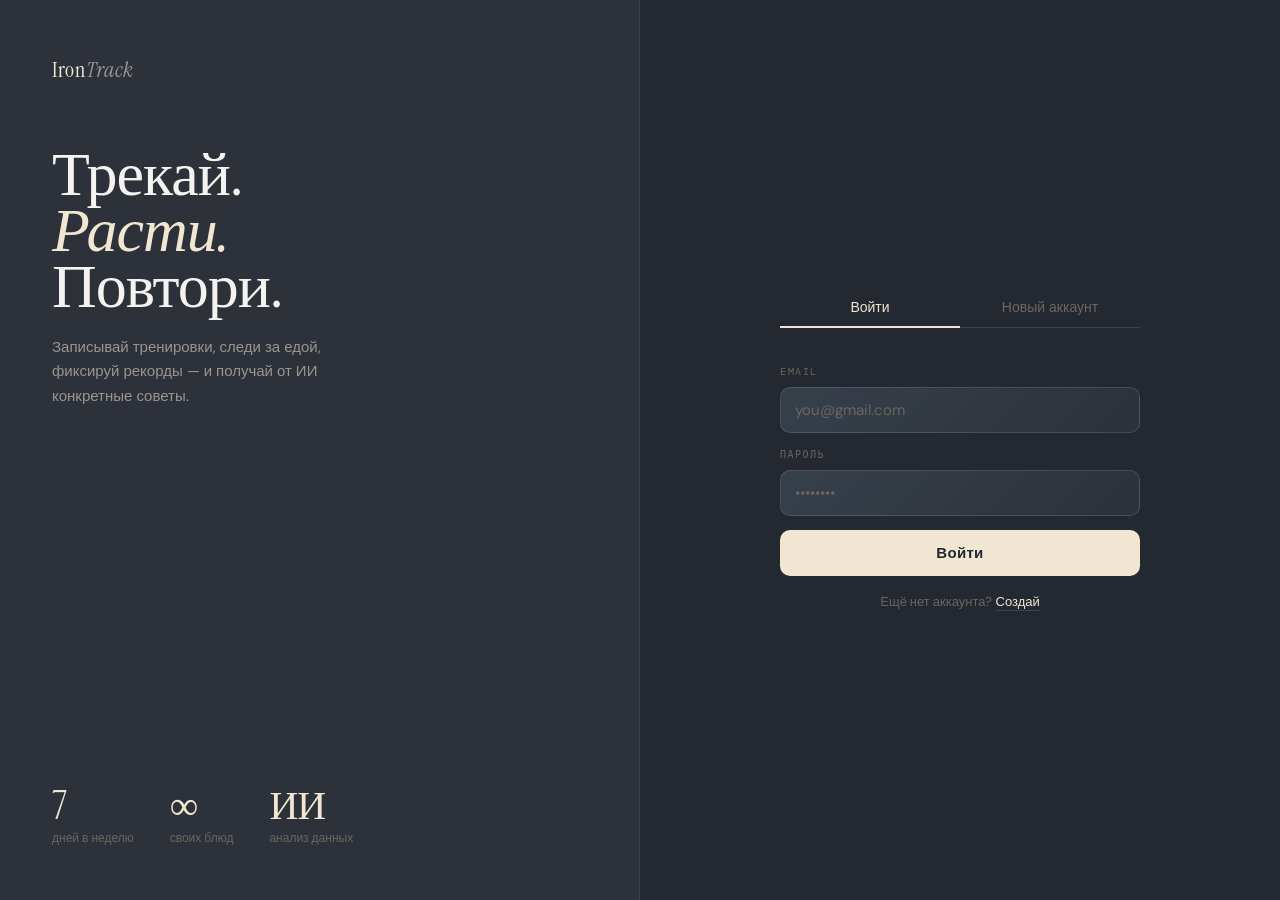
<file: index.html>
<!DOCTYPE html>
<html lang="ru">
<head>
<meta charset="UTF-8"/><meta name="viewport" content="width=device-width,initial-scale=1"/>
<title>IronTrack</title>
<link rel="stylesheet" href="_style.css"/>
<style>
body { overflow-x: hidden; }
.pw { padding: 0; max-width: 100%; }

/* LOADER */
.loader{position:fixed;inset:0;background:var(--bg);z-index:9999;display:flex;flex-direction:column;align-items:center;justify-content:center;gap:20px}
.loader-logo{font-family:'Instrument Serif',serif;font-size:32px;letter-spacing:2px;color:var(--cream)}
.loader-logo em{color:var(--t3);font-style:italic}
.loader-bar{width:60px;height:1px;background:var(--bg4);position:relative;overflow:hidden}
.loader-bar::after{content:'';position:absolute;top:0;left:-60%;width:60%;height:100%;background:var(--cream);animation:lb 1.2s ease-in-out infinite}
@keyframes lb{to{left:160%}}

/* HERO — modern full-width design */
.hero {
  display: flex;
  align-items: center;
  justify-content: space-between;
  gap: 48px;
  padding: 60px 48px;
  position: relative;
  overflow: hidden;
  background: var(--bg);
}

.hero::before {
  content: '';
  position: absolute;
  top: -50%;
  right: -10%;
  width: 600px;
  height: 600px;
  border-radius: 50%;
  background: radial-gradient(circle, rgba(240,230,210,0.05) 0%, transparent 70%);
  pointer-events: none;
}

.hero-left {
  flex: 1;
  position: relative;
  z-index: 1;
}

.hero-eyebrow {
  font-family: 'DM Mono', monospace;
  font-size: 12px;
  color: var(--cream);
  letter-spacing: 3px;
  text-transform: uppercase;
  margin-bottom: 16px;
  display: flex;
  align-items: center;
  gap: 10px;
}

.hero-eyebrow::before {
  content: '';
  width: 24px;
  height: 1px;
  background: var(--cream);
  display: inline-block;
}

.hero-name {
  font-family: 'Instrument Serif', serif;
  font-size: 64px;
  line-height: 1.1;
  letter-spacing: -2px;
  color: var(--t0);
  margin-bottom: 24px;
}

.hero-name em {
  font-style: italic;
  color: var(--cream);
}

.hero-desc {
  font-size: 16px;
  color: var(--t2);
  line-height: 1.6;
  margin-bottom: 32px;
  max-width: 500px;
}

.hero-right {
  flex: 1;
  display: flex;
  flex-direction: column;
  align-items: flex-end;
  gap: 24px;
  position: relative;
  z-index: 1;
}

.hero-date {
  font-family: 'DM Mono', monospace;
  font-size: 13px;
  color: var(--t2);
  text-align: right;
  line-height: 1.8;
}

.hero-stats {
  display: flex;
  flex-direction: column;
  gap: 16px;
  align-items: flex-end;
}

.hero-stat {
  display: flex;
  align-items: baseline;
  gap: 12px;
}

.hero-stat-val {
  font-family: 'Instrument Serif', serif;
  font-size: 32px;
  color: var(--cream);
  font-weight: 400;
}

.hero-stat-label {
  font-size: 13px;
  color: var(--t2);
  font-family: 'DM Mono', monospace;
}

.hero-cta {
  display: inline-flex;
  align-items: center;
  gap: 8px;
  padding: 16px 32px;
  background: var(--cream);
  color: var(--bg);
  border: none;
  border-radius: 12px;
  font-family: 'DM Sans', sans-serif;
  font-size: 15px;
  font-weight: 600;
  text-decoration: none;
  transition: background .2s, transform .2s;
  cursor: pointer;
}

.hero-cta:hover {
  background: var(--cream2);
  transform: translateY(-2px);
}

/* STAT CARDS GRID */
.stat-strip {
  display: grid;
  grid-template-columns: repeat(4, 1fr);
  gap: 20px;
  padding: 40px 48px;
  background: var(--bg);
}

.scard {
  background: var(--bg2);
  border: 1px solid var(--wire);
  border-radius: 14px;
  padding: 28px;
  position: relative;
  overflow: hidden;
  transition: all .2s ease;
  cursor: default;
}

.scard:hover {
  background: var(--bg3);
  border-color: var(--wire2);
}

.scard-n {
  font-family: 'Instrument Serif', serif;
  font-size: 48px;
  line-height: 1;
  letter-spacing: -1px;
  margin-bottom: 12px;
  font-weight: 400;
}

.scard-l {
  font-size: 14px;
  color: var(--t1);
  font-weight: 500;
  margin-bottom: 8px;
}

.scard-s {
  font-family: 'DM Mono', monospace;
  font-size: 12px;
  color: var(--t2);
  white-space: nowrap;
  overflow: hidden;
  text-overflow: ellipsis;
}

/* MAIN CONTENT AREA */
.body-split {
  display: grid;
  grid-template-columns: 1fr 380px;
  gap: 20px;
  padding: 40px 48px;
  background: var(--bg);
  min-height: calc(100vh - 60px - 200px);
}

/* LEFT SECTION */
.body-left {
  display: flex;
  flex-direction: column;
  gap: 32px;
}

.sec-ttl {
  font-family: 'DM Mono', monospace;
  font-size: 12px;
  color: var(--cream);
  letter-spacing: 2px;
  text-transform: uppercase;
  font-weight: 600;
  display: flex;
  align-items: center;
  gap: 10px;
}

.sec-ttl::before {
  content: '—';
  color: var(--cream);
}

.navgrid {
  display: grid;
  grid-template-columns: repeat(2, 1fr);
  gap: 16px;
}

.qlink {
  background: var(--bg2);
  border: 1px solid var(--wire);
  border-radius: 16px;
  padding: 24px;
  text-decoration: none;
  color: var(--t0);
  transition: all .2s ease;
  display: flex;
  flex-direction: column;
  min-height: 180px;
  position: relative;
  overflow: hidden;
}

.qlink::before {
  content: '';
  position: absolute;
  top: 0;
  left: 0;
  right: 0;
  bottom: 0;
  background: linear-gradient(135deg, rgba(240,230,210,0.02) 0%, transparent 100%);
  opacity: 0;
  transition: opacity .2s ease;
  pointer-events: none;
}

.qlink:hover {
  border-color: var(--wire2);
  background: var(--bg3);
  transform: translateY(-4px);
}

.qlink:hover::before {
  opacity: 1;
}

.qlink.featured {
  border-color: rgba(240,230,210,.2);
  background: rgba(240,230,210,.03);
}

.qlink.featured:hover {
  border-color: rgba(240,230,210,.3);
  background: rgba(240,230,210,.06);
}

.ql-icon {
  width: 44px;
  height: 44px;
  border-radius: 12px;
  display: flex;
  align-items: center;
  justify-content: center;
  margin-bottom: 16px;
  background: var(--bg4);
  flex-shrink: 0;
  transition: all .2s ease;
}

.qlink:hover .ql-icon {
  background: var(--bg5);
}

.qlink.featured .ql-icon {
  background: rgba(240,230,210,.12);
}

.ql-icon svg {
  width: 22px;
  height: 22px;
}

.ql-title {
  font-family: 'Instrument Serif', serif;
  font-size: 18px;
  font-weight: 400;
  letter-spacing: -.2px;
  margin-bottom: 8px;
  color: var(--t0);
}

.ql-sub {
  font-size: 13px;
  color: var(--t2);
  line-height: 1.6;
  flex: 1;
}

.ql-arr {
  font-family: 'DM Mono', monospace;
  font-size: 12px;
  color: var(--t3);
  margin-top: 16px;
  display: block;
  transition: color .2s ease;
  letter-spacing: .5px;
}

.qlink:hover .ql-arr {
  color: var(--cream);
}

.qlink.featured .ql-arr {
  color: var(--cream);
}

/* RIGHT SECTION */
.body-right {
  display: flex;
  flex-direction: column;
  gap: 20px;
}

.act-block {
  background: var(--bg2);
  border: 1px solid var(--wire);
  border-radius: 14px;
  padding: 24px;
  display: flex;
  flex-direction: column;
  flex: 1;
  min-height: 300px;
}

.act-head {
  display: flex;
  align-items: center;
  justify-content: space-between;
  margin-bottom: 20px;
  padding-bottom: 16px;
  border-bottom: 1px solid var(--wire);
}

.act-ttl {
  font-family: 'DM Mono', monospace;
  font-size: 12px;
  color: var(--cream);
  letter-spacing: 2px;
  text-transform: uppercase;
  font-weight: 600;
}

.act-link {
  font-family: 'DM Mono', monospace;
  font-size: 12px;
  color: var(--t3);
  text-decoration: none;
  transition: color .2s ease;
}

.act-link:hover {
  color: var(--cream);
}

.act-panel {
  background: transparent;
  border: none;
  border-radius: 0;
  overflow: hidden;
  flex: 1;
  display: flex;
  flex-direction: column;
}

.ap-row {
  display: flex;
  align-items: center;
  justify-content: space-between;
  padding: 14px 0;
  border-bottom: 1px solid var(--wire);
  transition: all .2s ease;
}

.ap-row:last-child {
  border-bottom: none;
}

.ap-row:hover {
  background: rgba(255,255,255,.01);
  padding-left: 8px;
}

.ap-left {
  display: flex;
  align-items: center;
  gap: 12px;
  flex: 1;
}

.ap-dot {
  width: 8px;
  height: 8px;
  border-radius: 50%;
  flex-shrink: 0;
}

.ap-name {
  font-size: 14px;
  font-weight: 500;
  color: var(--t0);
}

.ap-meta {
  font-size: 12px;
  color: var(--t2);
  font-family: 'DM Mono', monospace;
  margin-top: 2px;
}

.ap-val {
  font-family: 'Instrument Serif', serif;
  font-size: 22px;
  font-weight: 400;
  color: var(--cream);
  flex-shrink: 0;
}

/* RESPONSIVE */
@media(max-width:1200px){
  .hero {
    flex-direction: column;
    padding: 48px 36px;
    gap: 32px;
  }
  
  .hero-right {
    align-items: flex-start;
  }
  
  .hero-name {
    font-size: 48px;
  }
  
  .body-split {
    grid-template-columns: 1fr;
    gap: 24px;
  }
  
  .stat-strip {
    grid-template-columns: repeat(2, 1fr);
    gap: 16px;
  }
}

@media(max-width:768px){
  .hero {
    padding: 36px 24px;
    gap: 24px;
  }
  
  .hero-name {
    font-size: 36px;
  }
  
  .hero-desc {
    font-size: 14px;
  }
  
  .hero-stats {
    align-items: flex-start;
  }
  
  .stat-strip {
    grid-template-columns: 1fr;
    padding: 24px;
    gap: 12px;
  }
  
  .scard {
    padding: 20px;
  }
  
  .scard-n {
    font-size: 36px;
  }
  
  .body-split {
    padding: 24px;
  }
  
  .navgrid {
    grid-template-columns: 1fr;
  }
  
  .qlink {
    min-height: 140px;
    padding: 20px;
  }
  
  .sec-ttl {
    font-size: 11px;
  }
}

@media(max-width:480px){
  .hero {
    padding: 24px 16px;
    gap: 16px;
  }
  
  .hero-name {
    font-size: 28px;
    margin-bottom: 16px;
  }
  
  .hero-eyebrow {
    font-size: 11px;
    margin-bottom: 12px;
  }
  
  .hero-desc {
    font-size: 13px;
    margin-bottom: 20px;
  }
  
  .hero-date {
    font-size: 12px;
  }
  
  .hero-stat-val {
    font-size: 24px;
  }
  
  .hero-stat-label {
    font-size: 11px;
  }
  
  .hero-cta {
    padding: 12px 20px;
    font-size: 13px;
  }
  
  .stat-strip {
    grid-template-columns: 1fr;
    padding: 16px;
    gap: 12px;
  }
  
  .scard {
    padding: 16px;
  }
  
  .scard-n {
    font-size: 28px;
  }
  
  .scard-l {
    font-size: 13px;
  }
  
  .scard-s {
    font-size: 11px;
  }
  
  .body-split {
    padding: 16px;
    gap: 16px;
  }
  
  .qlink {
    min-height: 130px;
    padding: 16px;
  }
  
  .ql-title {
    font-size: 16px;
  }
  
  .ql-sub {
    font-size: 12px;
  }
  
  .act-block {
    padding: 16px;
  }
  
  .ap-val {
    font-size: 18px;
  }
}
</style>
</head>
<body>

<div class="loader" id="loader">
  <div class="loader-logo">Iron<em>Track</em></div>
  <div class="loader-bar"></div>
</div>

<nav class="nav">
  <a class="nav-logo" href="index.html" class="active">Iron<span>Track</span></a>
    <div class="nav-links">
    <a href="index.html" class="active">Главная</a>
    <a href="workout.html">Тренировки</a>
    <a href="nutrition.html">Питание</a>
    <a href="progress.html">Прогресс</a>
    <a href="stats.html">Статистика</a>
    <a href="diary.html">Дневник</a>
    <a href="ai.html">ИИ</a>
  </div>
  <div class="nav-right">
    <span class="nav-user" id="nav-user"></span>
    <a href="profile.html" style="width:44px;height:44px;border-radius:50%;background:var(--bg3);border:1px solid var(--wire2);display:flex;align-items:center;justify-content:center;text-decoration:none;font-family:'Instrument Serif',serif;font-size:14px;color:var(--cream);transition:border-color .15s" id="nav-avatar">?</a><button class="nav-logout" onclick="doLogout()">Выйти</button>
    <a class="nav-cta" href="ai.html">✦ Анализ</a>
  </div>
  <button class="nav-hamburger" id="nav-hamburger" onclick="toggleNavMenu()">☰</button>
</nav>

<div class="pw" id="main" style="display:none">

  <!-- HERO SECTION -->
  <div class="hero">
    <div class="hero-left">
      <div class="hero-eyebrow">Добро пожаловать</div>
      <div class="hero-name">Привет,<br><em id="uname">—</em></div>
      <div class="hero-desc">Отслеживай свой прогресс, анализируй результаты и достигай новых высот в тренировках</div>
      <a class="hero-cta" href="ai.html">✦ Получить анализ</a>
    </div>
    <div class="hero-right">
      <div class="hero-date" id="today-date"></div>
      <div class="hero-stats">
        <div class="hero-stat">
          <span class="hero-stat-val" id="s-w-hero">—</span>
          <span class="hero-stat-label">тренировок</span>
        </div>
        <div class="hero-stat">
          <span class="hero-stat-val" id="s-p-hero">—</span>
          <span class="hero-stat-label">рекордов</span>
        </div>
      </div>
    </div>
  </div>

  <!-- STAT CARDS -->
  <div class="stat-strip">
    <div class="scard">
      <div class="scard-n" id="s-w" style="color:var(--cream)">—</div>
      <div class="scard-l">Дней тренировок</div>
      <div class="scard-s" id="s-ws">загрузка...</div>
    </div>
    <div class="scard">
      <div class="scard-n" id="s-n" style="color:var(--blue)">—</div>
      <div class="scard-l">Блюд записано</div>
      <div class="scard-s" id="s-ns">загрузка...</div>
    </div>
    <div class="scard">
      <div class="scard-n" id="s-p" style="color:var(--green)">—</div>
      <div class="scard-l">Показателей</div>
      <div class="scard-s">рекорды + рабочие</div>
    </div>
    <div class="scard">
      <div class="scard-n" id="s-b" style="color:var(--amber)">—</div>
      <div class="scard-l">Лучший рекорд</div>
      <div class="scard-s" id="s-bs">кг</div>
    </div>
  </div>

  <!-- MAIN CONTENT -->
  <div class="body-split">

    <!-- LEFT: Navigation Cards -->
    <div class="body-left">
      <div class="sec-ttl">Разделы</div>
      <div class="navgrid">

        <a class="qlink" href="workout.html">
          <div class="ql-icon">
            <svg viewBox="0 0 16 16" fill="none" stroke="var(--t1)" stroke-width="1.6" stroke-linecap="round">
              <path d="M2 8h12M4 5.5l-2 2.5 2 2.5M12 5.5l2 2.5-2 2.5"/>
            </svg>
          </div>
          <div class="ql-title">Тренировки</div>
          <div class="ql-sub">Программа по дням, упражнения, подходы и веса</div>
          <span class="ql-arr">Открыть →</span>
        </a>

        <a class="qlink" href="nutrition.html">
          <div class="ql-icon">
            <svg viewBox="0 0 16 16" fill="none" stroke="var(--t1)" stroke-width="1.6" stroke-linecap="round" stroke-linejoin="round">
              <path d="M5 2v5a3 3 0 006 0V2"/>
              <line x1="8" y1="10" x2="8" y2="14"/>
              <line x1="5" y1="14" x2="11" y2="14"/>
            </svg>
          </div>
          <div class="ql-title">Питание</div>
          <div class="ql-sub">Дневник еды, калории и параметры тела</div>
          <span class="ql-arr">Открыть →</span>
        </a>

        <a class="qlink" href="progress.html">
          <div class="ql-icon">
            <svg viewBox="0 0 16 16" fill="none" stroke="var(--t1)" stroke-width="1.6" stroke-linecap="round" stroke-linejoin="round">
              <polyline points="2,12 6,7.5 9.5,9.5 14,4"/>
              <polyline points="11,4 14,4 14,7"/>
            </svg>
          </div>
          <div class="ql-title">Прогресс</div>
          <div class="ql-sub">Рекорды, рабочие веса и динамика роста</div>
          <span class="ql-arr">Открыть →</span>
        </a>

        <a class="qlink featured" href="ai.html">
          <div class="ql-icon">
            <svg viewBox="0 0 16 16" fill="none" stroke="var(--cream)" stroke-width="1.6" stroke-linecap="round" stroke-linejoin="round">
              <path d="M8 2l1.4 4H14l-3.6 2.6 1.4 4.4L8 10.5l-3.8 2.5 1.4-4.4L2 6h4.6z"/>
            </svg>
          </div>
          <div class="ql-title">ИИ-Анализ</div>
          <div class="ql-sub">Персональные рекомендации на основе твоих данных</div>
          <span class="ql-arr">Запустить →</span>
        </a>

      </div>
    </div>

    <!-- RIGHT: Activity Panels -->
    <div class="body-right">
      <div class="act-block">
        <div class="act-head">
          <span class="act-ttl">Последние тренировки</span>
          <a class="act-link" href="workout.html">все →</a>
        </div>
        <div class="act-panel" id="w-preview"></div>
      </div>
      <div class="act-block">
        <div class="act-head">
          <span class="act-ttl">Топ рекорды</span>
          <a class="act-link" href="progress.html">все →</a>
        </div>
        <div class="act-panel" id="p-preview"></div>
      </div>
    </div>

  </div>
</div>

<script src="config.js"></script>
<script src="_supabase.js"></script>
<script>
requireAuth();
const user = getUser();
document.getElementById('nav-user').textContent = user?.email||'';
const raw = (user?.email||'Атлет').split('@')[0];
document.getElementById('uname').textContent = raw.length > 22 ? raw.slice(0,20)+'…' : raw;
document.getElementById('today-date').textContent =
  new Date().toLocaleDateString('ru',{weekday:'long',day:'numeric',month:'long'});

async function doLogout(){ await signOut(); window.location.href='login.html'; }

const DM = {mon:'Пн',tue:'Вт',wed:'Ср',thu:'Чт',fri:'Пт',sat:'Сб',sun:'Вс'};
const DF = {mon:'Понедельник',tue:'Вторник',wed:'Среда',thu:'Четверг',fri:'Пятница',sat:'Суббота',sun:'Воскресенье'};

async function load(){
  try{
    const [wR,nR,pR] = await Promise.all([
      dbGet('workouts',`user_id=eq.${user.id}`),
      dbGet('nutrition',`user_id=eq.${user.id}`),
      dbGet('progress',`user_id=eq.${user.id}&limit=1`)
    ]);

    const fw = (wR||[]).filter(r=>r.exercises?.length>0);
    document.getElementById('s-w').textContent = fw.length;
    document.getElementById('s-w-hero').textContent = fw.length;
    document.getElementById('s-ws').textContent = fw.length ? fw.map(r=>DM[r.day]||r.day).join(' · ') : 'пусто';

    const fn = (nR||[]).filter(r=>r.meals?.some(m=>m.name));
    document.getElementById('s-n').textContent = fn.reduce((s,r)=>s+(r.meals||[]).filter(m=>m.name).length,0);
    document.getElementById('s-ns').textContent = fn.length ? fn.length+' дней' : 'пусто';

    const prs = pR&&pR[0] ? pR[0].records||[] : [];
    document.getElementById('s-p').textContent = prs.length;
    document.getElementById('s-p-hero').textContent = prs.length;
    const best = prs.filter(r=>r.type==='record').sort((a,b)=>b.weight-a.weight)[0];
    document.getElementById('s-b').textContent = best ? best.weight : '—';
    document.getElementById('s-bs').textContent = best ? best.exercise : 'нет рекордов';

    document.getElementById('w-preview').innerHTML = fw.length
      ? fw.slice(0,4).map(r=>`
        <div class="ap-row">
          <div class="ap-left">
            <div class="ap-dot" style="background:var(--cream)"></div>
            <div>
              <div class="ap-name">${DF[r.day]||r.day}</div>
              <div class="ap-meta">${r.exercises.length} упражнений</div>
            </div>
          </div>
          <div class="ap-val">${r.exercises.length}</div>
        </div>`).join('')
      : '<div class="empty-state" style="border:none;padding:28px"><p>Тренировки не заполнены</p></div>';

    document.getElementById('p-preview').innerHTML = prs.length
      ? prs.slice(0,4).map(r=>{
          const prev = r.history?.length>=2 ? r.history[r.history.length-2].weight : null;
          const diff = prev ? r.weight-prev : 0;
          return `
          <div class="ap-row">
            <div class="ap-left">
              <div class="ap-dot" style="background:${r.type==='record'?'var(--cream)':'var(--blue)'}"></div>
              <div>
                <div class="ap-name">${r.exercise}</div>
                <div class="ap-meta">${r.type==='record'?'рекорд':'рабочий вес'}</div>
              </div>
            </div>
            <div style="display:flex;align-items:center;gap:8px">
              <span class="ap-val">${r.weight}</span>
              ${diff>0?`<span style="font-size:11px;color:var(--green);font-family:'DM Mono',monospace">+${diff}</span>`:''}
            </div>
          </div>`;
        }).join('')
      : '<div class="empty-state" style="border:none;padding:28px"><p>Нет показателей</p></div>';

  } catch(e){ console.error(e); }
  finally{
    document.getElementById('loader').style.display='none';
    document.getElementById('main').style.display='block';
  }
}
load();
</script>
<script>
function toggleNavMenu(){
  var links = document.querySelector('.nav-links');
  if(!links) return;
  links.classList.toggle('mobile-open');
}

(function(){
  function navigate(url){
    document.body.classList.add('leaving');
    setTimeout(function(){ window.location.href = url; }, 180);
  }
  document.addEventListener('click', function(e){
    var a = e.target.closest('a');
    if(!a) return;
    var href = a.getAttribute('href');
    if(!href || href.charAt(0)==='#' || href.startsWith('http') || href.startsWith('mailto') || a.target==='_blank') return;
    e.preventDefault();
    navigate(href);
  });
})();
</script>

</body>
</html>
</file>
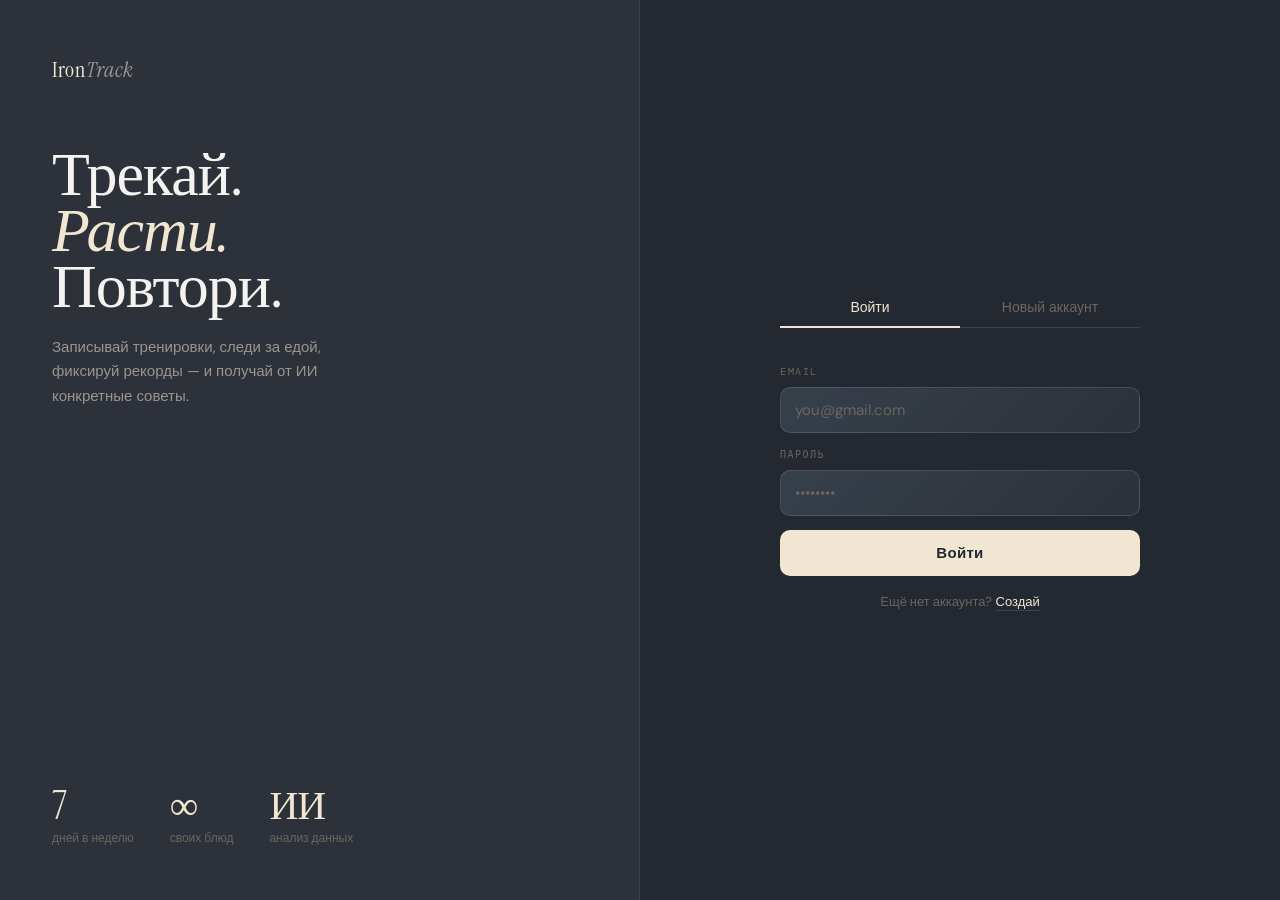
<file: ai.html>
<!DOCTYPE html>
<html lang="ru">
<head>
<meta charset="UTF-8"/><meta name="viewport" content="width=device-width,initial-scale=1"/>
<title>ИИ-Анализ — IronTrack</title>
<link rel="stylesheet" href="_style.css"/>
<style>
body { overflow-x: hidden; }
.pw { padding: 0; max-width: 100%; }
.split { display: flex; min-height: 100vh; }

/* SIDEBAR */
.sidebar {
  position: fixed; top: 60px; left: 0; bottom: 0; width: 260px;
  background: var(--bg2); border-right: 1px solid var(--wire);
  display: flex; flex-direction: column; z-index: 100;
}
.sb-header { padding: 24px 22px 20px; border-bottom: 1px solid var(--wire); }
.sb-kicker {
  font-family: 'DM Mono', monospace; font-size: 10px; color: var(--t3);
  letter-spacing: 2px; text-transform: uppercase; margin-bottom: 10px;
  display: flex; align-items: center; gap: 7px;
}
.ai-dot { width: 5px; height: 5px; border-radius: 50%; background: var(--cream); animation: pulse 2s infinite; flex-shrink: 0; }
@keyframes pulse { 0%,100%{opacity:1} 50%{opacity:.25} }
.sb-title { font-family: 'Instrument Serif', serif; font-size: 26px; font-weight: 400; color: var(--t0); margin-bottom: 4px; }
.sb-desc { font-size: 13px; color: var(--t2); line-height: 1.55; }

.sb-data { flex: 1; overflow-y: auto; padding: 16px 0; }
.dp-block { padding: 0 22px 16px; border-bottom: 1px solid var(--wire); margin-bottom: 4px; }
.dp-block:last-child { border-bottom: none; }
.dp-hd { display: flex; align-items: center; gap: 9px; margin-bottom: 10px; padding-top: 14px; }
.dp-ico {
  width: 28px; height: 28px; border-radius: 7px;
  display: flex; align-items: center; justify-content: center; flex-shrink: 0;
}
.dp-ico.w { background: var(--cream-a); }
.dp-ico.n { background: rgba(77,158,212,.08); }
.dp-ico.p { background: rgba(109,191,138,.08); }
.dp-ico svg { width: 14px; height: 14px; }
.dp-ttl { font-family: 'DM Mono', monospace; font-size: 10px; color: var(--t2); letter-spacing: 1.5px; text-transform: uppercase; }
.dp-item { font-size: 12px; color: var(--t1); padding: 4px 0; border-bottom: 1px solid var(--wire); display: flex; justify-content: space-between; font-family: 'DM Sans', sans-serif; }
.dp-item:last-of-type { border-bottom: none; }
.dp-item span { font-family: 'DM Mono', monospace; font-size: 11px; color: var(--t2); }
.dp-empty { font-family: 'DM Mono', monospace; font-size: 11px; color: var(--t3); font-style: italic; }
.dp-link { font-family: 'DM Mono', monospace; font-size: 10px; color: var(--cream2); text-decoration: none; margin-top: 8px; display: block; letter-spacing: 1px; text-transform: uppercase; transition: opacity .15s; }
.dp-link:hover { opacity: .7; }

/* CONTENT */
.content { margin-left: 260px; padding: 52px 56px 72px; flex: 1; }

/* READY STATE */
.az-state { text-align: center; max-width: 540px; margin: 0 auto; padding-top: 80px; }
.az-big-title {
  font-family: 'Instrument Serif', serif;
  font-size: 72px; line-height: 1.05; letter-spacing: -2px;
  color: var(--t0); margin-bottom: 20px;
}
.az-big-title em { font-style: italic; color: var(--cream); }
.az-sub { font-size: 15px; color: var(--t2); line-height: 1.65; margin-bottom: 44px; }
.az-btn {
  display: inline-flex; align-items: center; gap: 10px;
  padding: 16px 48px; border: none; cursor: pointer;
  background: var(--cream); color: var(--bg);
  font-family: 'DM Sans', sans-serif; font-size: 15px; font-weight: 600;
  border-radius: 12px; transition: background .15s, transform .15s;
}
.az-btn:hover { background: var(--cream2); transform: translateY(-2px); }
.az-btn:disabled { opacity: .4; cursor: not-allowed; transform: none; }
.az-note { font-family: 'DM Mono', monospace; font-size: 11px; color: var(--t3); margin-top: 14px; letter-spacing: 1px; text-transform: uppercase; }

/* LOADING STATE */
.ld-state {
  display: none; max-width: 400px; margin: 80px auto 0;
  text-align: center;
}
.ld-orb {
  width: 80px; height: 80px; border-radius: 50%;
  border: 1px solid rgba(232,220,200,.15);
  margin: 0 auto 32px;
  position: relative;
  display: flex; align-items: center; justify-content: center;
}
.ld-orb::before {
  content: '';
  position: absolute; inset: -1px;
  border-radius: 50%;
  border: 1px solid transparent;
  border-top-color: var(--cream);
  animation: spin 1.2s linear infinite;
}
.ld-orb::after {
  content: '';
  position: absolute; inset: 8px;
  border-radius: 50%;
  border: 1px solid transparent;
  border-top-color: rgba(232,220,200,.3);
  animation: spin .8s linear infinite reverse;
}
@keyframes spin { to { transform: rotate(360deg); } }
.ld-orb-inner {
  width: 12px; height: 12px; border-radius: 50%;
  background: var(--cream); opacity: .6;
  animation: pulse 1.5s ease-in-out infinite;
}
.ld-title { font-family: 'Instrument Serif', serif; font-size: 32px; font-weight: 400; color: var(--t0); margin-bottom: 6px; }
.ld-sub { font-family: 'DM Mono', monospace; font-size: 10px; color: var(--t3); text-transform: uppercase; letter-spacing: 2px; margin-bottom: 36px; }
.ld-steps { display: flex; flex-direction: column; gap: 10px; text-align: left; }
.ls {
  font-family: 'DM Mono', monospace; font-size: 12px; color: var(--t3);
  display: flex; align-items: center; gap: 12px;
  text-transform: uppercase; letter-spacing: 1px;
  padding: 10px 14px; border-radius: 8px;
  border: 1px solid transparent;
  transition: all .3s ease;
}
.ls-icon {
  width: 20px; height: 20px; border-radius: 50%;
  border: 1px solid var(--bg5);
  display: flex; align-items: center; justify-content: center;
  flex-shrink: 0; font-size: 9px; color: var(--t3);
  transition: all .3s ease;
}
.ls.done { color: var(--green); background: rgba(109,191,138,.04); border-color: rgba(109,191,138,.1); }
.ls.done .ls-icon { background: rgba(109,191,138,.12); border-color: rgba(109,191,138,.3); color: var(--green); }
.ls.active { color: var(--t0); background: var(--cream-b); border-color: rgba(232,220,200,.12); }
.ls.active .ls-icon { background: var(--cream-a); border-color: rgba(232,220,200,.3); color: var(--cream); animation: pulse 1s ease-in-out infinite; }

/* ERROR */
.errbox { background: var(--bg2); border: 1px solid rgba(217,112,112,.2); border-radius: 14px; padding: 32px; text-align: center; display: none; max-width: 400px; margin: 80px auto 0; }
.errbox p { font-size: 14px; color: var(--red); margin-bottom: 16px; font-family: 'DM Mono', monospace; line-height: 1.6; }

/* RESULT */
.result-sec { display: none; }
.rtop {
  display: flex; align-items: flex-end; justify-content: space-between;
  margin-bottom: 32px; flex-wrap: wrap; gap: 12px;
  padding-bottom: 28px; border-bottom: 1px solid var(--wire);
}
.rttl { font-family: 'Instrument Serif', serif; font-size: 48px; font-weight: 400; letter-spacing: -.5px; line-height: .95; }
.rmeta { font-family: 'DM Mono', monospace; font-size: 11px; color: var(--t3); margin-top: 8px; }

/* SCORE */
.overall {
  background: var(--bg2); border: 1px solid var(--wire);
  border-radius: 18px; padding: 36px 40px; margin-bottom: 24px;
  display: grid; grid-template-columns: auto 1fr; gap: 40px; align-items: center;
  position: relative; overflow: hidden;
}
.overall::before {
  content: '';
  position: absolute; top: 0; left: 0; right: 0; height: 2px;
  background: linear-gradient(90deg, transparent, var(--cream), transparent);
  opacity: .4;
}
.ov-score-wrap { text-align: center; }
.ov-score {
  font-family: 'Instrument Serif', serif;
  font-size: 100px; line-height: 1; letter-spacing: -4px; color: var(--cream);
  display: block;
}
.ov-max { font-size: 18px; color: var(--t3); font-family: 'DM Mono', monospace; letter-spacing: 1px; }
.ov-label { font-family: 'DM Mono', monospace; font-size: 10px; color: var(--t3); letter-spacing: 2px; text-transform: uppercase; margin-bottom: 10px; }
.ov-verdict { font-size: 17px; color: var(--t0); line-height: 1.65; font-weight: 400; font-family: 'DM Sans', sans-serif; }

/* SECTION CARDS */
.rcards { display: flex; flex-direction: column; gap: 10px; }
.rc {
  background: var(--bg2); border: 1px solid var(--wire);
  border-radius: 14px; overflow: hidden;
  transition: border-color .2s, transform .2s;
}
.rc:hover { border-color: var(--wire2); }
.rch {
  padding: 18px 22px; display: flex; align-items: center; gap: 14px;
  cursor: pointer; transition: background .15s; user-select: none;
}
.rch:hover { background: var(--bg3); }

/* SVG ICON IN CARD */
.rch-ico {
  width: 36px; height: 36px; border-radius: 9px;
  display: flex; align-items: center; justify-content: center;
  flex-shrink: 0; background: var(--bg4);
  transition: background .15s;
}
.rch-ico svg { width: 17px; height: 17px; }
.rc:hover .rch-ico { background: var(--bg5); }

.rch-ttl { font-family: 'DM Sans', sans-serif; font-size: 15px; font-weight: 600; flex: 1; color: var(--t0); }
.rch-sc {
  font-family: 'DM Mono', monospace; font-size: 10px; font-weight: 500;
  padding: 4px 10px; border-radius: 5px; letter-spacing: .5px; text-transform: uppercase;
}
.rch-sc.good { background: rgba(109,191,138,.08); color: var(--green); border: 1px solid rgba(109,191,138,.18); }
.rch-sc.ok   { background: var(--cream-a); color: var(--cream); border: 1px solid rgba(232,220,200,.2); }
.rch-sc.warn { background: rgba(212,168,90,.08); color: var(--amber); border: 1px solid rgba(212,168,90,.18); }
.rch-sc.bad  { background: rgba(217,112,112,.08); color: var(--red); border: 1px solid rgba(217,112,112,.18); }

.rch-arr {
  width: 28px; height: 28px; border-radius: 7px;
  background: var(--bg4); border: 1px solid var(--wire);
  display: flex; align-items: center; justify-content: center;
  flex-shrink: 0; transition: transform .25s, background .15s;
  color: var(--t3); font-size: 11px;
}
.rc.open .rch-arr { transform: rotate(180deg); background: var(--bg5); }

.rcb {
  padding: 0 22px; max-height: 0; overflow: hidden;
  font-size: 15px; line-height: 1.8; color: var(--t1);
  transition: max-height .4s cubic-bezier(.4,0,.2,1), padding .3s ease;
  border-top: 1px solid transparent;
}
.rc.open .rcb {
  max-height: 800px; padding: 20px 22px 22px;
  border-top-color: var(--wire);
}
.rcb p { margin-bottom: 12px; }
.rcb p:last-child { margin-bottom: 0; }
.rcb strong { color: var(--t0); font-weight: 600; }
.rcb ul { padding-left: 18px; margin-top: 6px; }
.rcb ul li { margin-bottom: 6px; }

/* ANIMATE CARDS IN */
@keyframes cardIn {
  from { opacity: 0; transform: translateY(12px); }
  to   { opacity: 1; transform: translateY(0); }
}
.rc { animation: cardIn .3s ease both; }
.rc:nth-child(1) { animation-delay: .05s; }
.rc:nth-child(2) { animation-delay: .10s; }
.rc:nth-child(3) { animation-delay: .15s; }
.rc:nth-child(4) { animation-delay: .20s; }
.rc:nth-child(5) { animation-delay: .25s; }

@media(max-width:860px){
  .sidebar { position: static; width: 100%; height: auto; top: auto; }
  .content { margin-left: 0; padding: 32px 20px; }
  .az-big-title { font-size: 48px; }
  .overall { grid-template-columns: 1fr; text-align: center; gap: 20px; padding: 28px 24px; }
  .ov-score { font-size: 72px; }
  .sb-header { padding: 16px 16px 12px; }
  .sb-title { font-size: 20px; }
  .dp-block { padding: 0 16px 12px; }
  .rttl { font-size: 32px; }
  .rch { border-radius: 12px; }
  .rch-ttl { font-size: 14px; }
}

@media(max-width:480px){
  .sidebar { padding: 0; }
  .sb-header { padding: 16px 16px 12px; }
  .sb-title { font-size: 18px; }
  .sb-kicker { font-size: 9px; margin-bottom: 8px; }
  .sb-desc { font-size: 12px; }
  .dp-block { padding: 0 16px 12px; margin-bottom: 2px; }
  .dp-hd { gap: 8px; margin-bottom: 8px; padding-top: 10px; }
  .dp-ico { width: 24px; height: 24px; font-size: 10px; }
  .dp-ttl { font-size: 9px; }
  .dp-item { font-size: 11px; padding: 3px 0; }
  .content { padding: 24px 12px; }
  .az-state { padding-top: 40px; }
  .az-big-title { font-size: 36px; line-height: 1.1; }
  .az-sub { font-size: 14px; margin-bottom: 32px; }
  .az-btn { padding: 12px 32px; font-size: 14px; min-height: 44px; }
  .az-note { font-size: 10px; }
  .ld-state { margin-top: 40px; }
  .ld-orb { width: 60px; height: 60px; margin-bottom: 24px; }
  .ld-title { font-size: 24px; margin-bottom: 4px; }
  .ld-sub { font-size: 9px; margin-bottom: 24px; }
  .ls { padding: 10px 12px; font-size: 11px; gap: 10px; }
  .ls-icon { width: 18px; height: 18px; font-size: 8px; }
  .rtop { margin-bottom: 24px; padding-bottom: 20px; flex-direction: column; align-items: flex-start; }
  .rttl { font-size: 28px; }
  .rmeta { font-size: 10px; }
  .overall { padding: 20px 16px; gap: 16px; border-radius: 14px; }
  .ov-score-wrap { text-align: center; }
  .ov-score { font-size: 56px; }
  .ov-max { font-size: 16px; }
  .ov-label { font-size: 9px; margin-bottom: 8px; }
  .ov-verdict { font-size: 14px; }
  .rcards { gap: 8px; }
  .rc { border-radius: 12px; }
  .rch { padding: 14px 16px; gap: 12px; }
  .rch-ico { width: 32px; height: 32px; border-radius: 8px; }
  .rch-ico svg { width: 15px; height: 15px; }
  .rch-ttl { font-size: 14px; }
  .rch-sc { font-size: 9px; padding: 3px 8px; }
  .rch-arr { width: 24px; height: 24px; font-size: 10px; }
  .rcb { padding: 0 16px; font-size: 14px; }
  .rc.open .rcb { padding: 16px 16px 16px; }
  .errbox { padding: 24px 16px; border-radius: 12px; }
  .errbox p { font-size: 13px; }
  .modal { width: 96%; max-width: 100%; padding: 24px; }
}
</style>
</head>
<body>
<div class="loader" id="loader">
  <div class="loader-logo">Iron<em>Track</em></div>
  <div class="loader-bar" aria-hidden="true"></div>
</div>

<nav class="nav">
  <a class="nav-logo" href="index.html">Iron<span>Track</span></a>
    <div class="nav-links">
    <a href="index.html">Главная</a>
    <a href="workout.html">Тренировки</a>
    <a href="nutrition.html">Питание</a>
    <a href="progress.html">Прогресс</a>
    <a href="stats.html">Статистика</a>
    <a href="diary.html">Дневник</a>
    <a href="ai.html" class="active">ИИ</a>
  </div>
  <div class="nav-right">
    <a href="profile.html" style="width:44px;height:44px;border-radius:50%;background:var(--bg3);border:1px solid var(--wire2);display:flex;align-items:center;justify-content:center;text-decoration:none;font-family:'Instrument Serif',serif;font-size:14px;color:var(--cream);transition:border-color .15s" id="nav-avatar">?</a><button class="nav-logout" onclick="doLogout()">Выйти</button>
  </div>
  <button class="nav-hamburger" id="nav-hamburger" onclick="toggleNavMenu()">☰</button>
</nav>

<div class="pw">
  <div class="split">

    <aside class="sidebar">
      <div class="sb-header">
        <div class="sb-kicker"><span class="ai-dot"></span>Персональный анализ</div>
        <div class="sb-title">ИИ-Анализ</div>
        <div class="sb-desc">Данные из твоих разделов — ИИ разберёт и скажет что менять.</div>
      </div>
      <div class="sb-data" id="dpg">
        <div class="dp-block">
          <div class="dp-hd">
            <div class="dp-ico w"><svg viewBox="0 0 16 16" fill="none" stroke="var(--cream)" stroke-width="1.6" stroke-linecap="round"><path d="M2 8h12M4 5.5l-2 2.5 2 2.5M12 5.5l2 2.5-2 2.5"/></svg></div>
            <div class="dp-ttl">Тренировки</div>
          </div>
          <div class="dp-empty">загрузка...</div>
        </div>
        <div class="dp-block">
          <div class="dp-hd">
            <div class="dp-ico n"><svg viewBox="0 0 16 16" fill="none" stroke="var(--blue)" stroke-width="1.6" stroke-linecap="round" stroke-linejoin="round"><path d="M5 2v5a3 3 0 006 0V2"/><line x1="8" y1="10" x2="8" y2="14"/><line x1="5" y1="14" x2="11" y2="14"/></svg></div>
            <div class="dp-ttl">Питание</div>
          </div>
          <div class="dp-empty">загрузка...</div>
        </div>
        <div class="dp-block">
          <div class="dp-hd">
            <div class="dp-ico p"><svg viewBox="0 0 16 16" fill="none" stroke="var(--green)" stroke-width="1.6" stroke-linecap="round" stroke-linejoin="round"><polyline points="2,12 6,7.5 9.5,9.5 14,4"/><polyline points="11,4 14,4 14,7"/></svg></div>
            <div class="dp-ttl">Прогресс</div>
          </div>
          <div class="dp-empty">загрузка...</div>
        </div>
      </div>
    </aside>

    <div class="content" id="main-content" style="opacity:0;transition:opacity .2s ease">

      <!-- READY -->
      <div class="az-state" id="azwrap">
        <div class="az-big-title">Что реально<br><em>работает</em></div>
        <p class="az-sub">Заполни тренировки, питание и прогресс — ИИ разберёт твои данные и скажет что конкретно менять. Без воды и мотивационных цитат.</p>
        <button class="az-btn" id="azbtn" onclick="startAI()">✦ Запустить анализ</button>
        <p class="az-note">Займёт несколько секунд</p>
      </div>

      <!-- LOADING -->
      <div class="ld-state" id="ldwrap">
        <div class="ld-orb"><div class="ld-orb-inner"></div></div>
        <div class="ld-title">Анализирую</div>
        <div class="ld-sub">Подождите немного</div>
        <div class="ld-steps">
          <div class="ls active" id="ls1"><span class="ls-icon">◉</span>Читаю данные</div>
          <div class="ls" id="ls2"><span class="ls-icon">○</span>Анализирую тренировки</div>
          <div class="ls" id="ls3"><span class="ls-icon">○</span>Смотрю питание</div>
          <div class="ls" id="ls4"><span class="ls-icon">○</span>Пишу рекомендации</div>
        </div>
      </div>

      <!-- ERROR -->
      <div class="errbox" id="errbox">
        <p id="errmsg">Что-то пошло не так</p>
        <button class="btn btn-ghost" onclick="resetUI()">Попробовать снова</button>
      </div>

      <!-- RESULT -->
      <div class="result-sec" id="ressec"></div>

    </div>
  </div>
</div>

<script src="config.js"></script>
<script src="_supabase.js"></script>
<script>
requireAuth(); const user = getUser();
async function doLogout(){ await signOut(); window.location.href='login.html'; }

const DM = {mon:'Пн',tue:'Вт',wed:'Ср',thu:'Чт',fri:'Пт',sat:'Сб',sun:'Вс'};
const DF = {mon:'Понедельник',tue:'Вторник',wed:'Среда',thu:'Четверг',fri:'Пятница',sat:'Суббота',sun:'Воскресенье'};
let allData = {};
let config = new Config(); // Initialize config globally
// SVG icons for section cards (no emojis)
const ICONS = {
  'Тренировки': `<svg viewBox="0 0 16 16" fill="none" stroke="var(--t1)" stroke-width="1.6" stroke-linecap="round"><path d="M2 8h12M4 5.5l-2 2.5 2 2.5M12 5.5l2 2.5-2 2.5"/></svg>`,
  'Питание':    `<svg viewBox="0 0 16 16" fill="none" stroke="var(--t1)" stroke-width="1.6" stroke-linecap="round" stroke-linejoin="round"><path d="M5 2v5a3 3 0 006 0V2"/><line x1="8" y1="10" x2="8" y2="14"/><line x1="5" y1="14" x2="11" y2="14"/></svg>`,
  'Прогресс':   `<svg viewBox="0 0 16 16" fill="none" stroke="var(--t1)" stroke-width="1.6" stroke-linecap="round" stroke-linejoin="round"><polyline points="2,12 6,7.5 9.5,9.5 14,4"/><polyline points="11,4 14,4 14,7"/></svg>`,
  'Что делать прямо сейчас': `<svg viewBox="0 0 16 16" fill="none" stroke="var(--cream)" stroke-width="1.6" stroke-linecap="round" stroke-linejoin="round"><path d="M8 2l1.4 4H14l-3.6 2.6 1.4 4.4L8 10.5l-3.8 2.5 1.4-4.4L2 6h4.6z"/></svg>`,
  'Отдых и восстановление': `<svg viewBox="0 0 16 16" fill="none" stroke="var(--t1)" stroke-width="1.6" stroke-linecap="round"><path d="M2 10c0-3.3 2.7-6 6-6 1.8 0 3.4.8 4.5 2"/><path d="M14 10c0 3.3-2.7 6-6 6s-6-2.7-6-6"/><path d="M8 7v3l2 1"/></svg>`,
};

function getIcon(title){
  for(const key in ICONS){ if(title.includes(key.split(' ')[0])) return ICONS[key]; }
  return `<svg viewBox="0 0 16 16" fill="none" stroke="var(--t1)" stroke-width="1.6" stroke-linecap="round"><circle cx="8" cy="8" r="5.5"/><path d="M8 6v2.5l1.5 1.5"/></svg>`;
}

async function loadPreview(){
  try{
    const [wR,nR,pR] = await Promise.all([
      dbGet('workouts',`user_id=eq.${user.id}`),
      dbGet('nutrition',`user_id=eq.${user.id}`),
      dbGet('progress',`user_id=eq.${user.id}&limit=1`)
    ]);
    allData = {workouts:wR||[], nutrition:nR||[], progress:pR&&pR[0]?pR[0].records:[]};
    const fw = allData.workouts.filter(r=>r.exercises?.length>0);
    const fn = allData.nutrition.filter(r=>r.meals?.some(m=>m.name));
    const prs = allData.progress||[];
    const body = allData.nutrition.find(r=>r.body_params?.weight)?.body_params||{};

    document.getElementById('dpg').innerHTML = `
      <div class="dp-block">
        <div class="dp-hd">
          <div class="dp-ico w"><svg viewBox="0 0 16 16" fill="none" stroke="var(--cream)" stroke-width="1.6" stroke-linecap="round"><path d="M2 8h12M4 5.5l-2 2.5 2 2.5M12 5.5l2 2.5-2 2.5"/></svg></div>
          <div class="dp-ttl">Тренировки</div>
        </div>
        ${fw.length ? fw.slice(0,3).map(r=>`<div class="dp-item">${DM[r.day]||r.day}<span>${r.exercises.length} упр.</span></div>`).join('') : '<div class="dp-empty">не заполнено</div>'}
        <a class="dp-link" href="workout.html">изменить →</a>
      </div>
      <div class="dp-block">
        <div class="dp-hd">
          <div class="dp-ico n"><svg viewBox="0 0 16 16" fill="none" stroke="var(--blue)" stroke-width="1.6" stroke-linecap="round" stroke-linejoin="round"><path d="M5 2v5a3 3 0 006 0V2"/><line x1="8" y1="10" x2="8" y2="14"/><line x1="5" y1="14" x2="11" y2="14"/></svg></div>
          <div class="dp-ttl">Питание</div>
        </div>
        ${body.weight ? `<div class="dp-item">Вес<span>${body.weight} кг</span></div>` : ''}
        ${fn.length ? fn.slice(0,2).map(r=>{const k=r.meals.reduce((s,m)=>s+(+m.kcal||0),0);return`<div class="dp-item">${r.day.slice(0,2)}<span>${k} ккал</span></div>`;}).join('') : '<div class="dp-empty">не заполнено</div>'}
        <a class="dp-link" href="nutrition.html">изменить →</a>
      </div>
      <div class="dp-block">
        <div class="dp-hd">
          <div class="dp-ico p"><svg viewBox="0 0 16 16" fill="none" stroke="var(--green)" stroke-width="1.6" stroke-linecap="round" stroke-linejoin="round"><polyline points="2,12 6,7.5 9.5,9.5 14,4"/><polyline points="11,4 14,4 14,7"/></svg></div>
          <div class="dp-ttl">Прогресс</div>
        </div>
        ${prs.length ? prs.slice(0,3).map(p=>`<div class="dp-item">${p.exercise}<span>${p.weight} кг</span></div>`).join('') : '<div class="dp-empty">не заполнено</div>'}
        <a class="dp-link" href="progress.html">изменить →</a>
      </div>`;
  } catch(e){ console.error(e); }
}

function buildCtx(){
  const {workouts, nutrition, progress} = allData;
  let c = '=== ДАННЫЕ ===\n\n';
  const body = nutrition.find(r=>r.body_params?.weight)?.body_params||{};
  c += `ТЕЛО: Вес ${body.weight||'н/у'}кг, Рост ${body.height||'н/у'}см, Возраст ${body.age||'н/у'}лет\n\nТРЕНИРОВКИ:\n`;
  const fw = workouts.filter(r=>r.exercises?.length);
  if(fw.length) fw.forEach(r=>{ c+=`${DF[r.day]||r.day}: ${r.exercises.map(e=>`${e.name}(${e.sets}×${e.reps}${e.weight?','+e.weight+'кг':''})`).join(', ')}\n`; });
  else c += 'не заполнено\n';
  c += '\nПИТАНИЕ:\n';
  const fn = nutrition.filter(r=>r.meals?.some(m=>m.name));
  if(fn.length) fn.forEach(r=>{ const k=r.meals.reduce((s,m)=>s+(+m.kcal||0),0); c+=`${r.day}: ${r.meals.filter(m=>m.name).map(m=>m.name+(m.kcal?' ('+m.kcal+'кк)':'')).join(', ')} [${k}ккал]\n`; });
  else c += 'не заполнено\n';
  c += '\nПОКАЗАТЕЛИ:\n';
  if(progress?.length) progress.forEach(p=>{ const prev=p.history?.length>=2?p.history[p.history.length-2].weight:null; c+=`${p.exercise} ${p.type==='record'?'(рекорд)':'(рабочий)'}: ${p.weight}кг${p.reps?' × '+p.reps:''}${prev?' → прогресс +'+(p.weight-prev)+'кг':''}\n`; });
  else c += 'не заполнено\n';
  return c;
}

let ldTmr;
function startAnim(){
  const steps = ['ls1','ls2','ls3','ls4']; let i = 0;
  steps.forEach(id => {
    const el = document.getElementById(id);
    el.className = 'ls';
    el.querySelector('.ls-icon').textContent = '○';
  });
  document.getElementById('ls1').className = 'ls active';
  document.getElementById('ls1').querySelector('.ls-icon').textContent = '◉';
  ldTmr = setInterval(()=>{
    if(i < steps.length){
      const cur = document.getElementById(steps[i]);
      cur.className = 'ls done';
      cur.querySelector('.ls-icon').textContent = '✓';
      i++;
      if(i < steps.length){
        const nxt = document.getElementById(steps[i]);
        nxt.className = 'ls active';
        nxt.querySelector('.ls-icon').textContent = '◉';
      }
    }
  }, 900);
}

async function startAI(){
  // Check if API key is available
  if (!config.hasApiKey()) {
    const key = await config.promptForApiKey();
    if (!key) {
      alert('Для работы ИИ-анализа необходим API ключ');
      return;
    }
  }

  document.getElementById('azwrap').style.display = 'none';
  document.getElementById('ressec').style.display = 'none';
  document.getElementById('errbox').style.display = 'none';
  document.getElementById('ldwrap').style.display = 'block';
  startAnim();
  const ctx = buildCtx();
  const prompt = `Ты персональный ИИ-тренер. Отвечай по-русски, конкретно, без воды.\n\n${ctx}\n\nОтветь ТОЛЬКО чистым JSON (без markdown):\n{"overall_score":<1-100>,"overall_verdict":"<одно конкретное предложение>","sections":[{"title":"Тренировки","score_label":"<Огонь/Норм/Есть вопросы/Слабо>","score_type":"<good/ok/warn/bad>","content":"<честный анализ 3-4 абзаца>"},{"title":"Питание","score_label":"...","score_type":"...","content":"..."},{"title":"Прогресс","score_label":"...","score_type":"...","content":"..."},{"title":"Что делать прямо сейчас","score_label":"Действуй","score_type":"ok","content":"<3-5 конкретных пунктов>"},{"title":"Отдых и восстановление","score_label":"...","score_type":"...","content":"..."}]}`;
  try{
    const res = await fetch('https://api.groq.com/openai/v1/chat/completions',{
      method:'POST',
      headers:{'Content-Type':'application/json','Authorization':'Bearer '+config.getApiKey()},
      body:JSON.stringify({model:'llama-3.3-70b-versatile',max_tokens:1500,messages:[{role:'user',content:prompt}]})
    });
    const d = await res.json(); clearInterval(ldTmr);
    const txt = d.choices?.[0]?.message?.content;
    if(!txt) throw new Error('пустой ответ');
    const parsed = JSON.parse(txt.replace(/```json|```/g,'').trim());
    renderResult(parsed);
  } catch(e){
    clearInterval(ldTmr);
    document.getElementById('ldwrap').style.display = 'none';
    document.getElementById('errbox').style.display = 'block';
    document.getElementById('errmsg').textContent = 'Ошибка: ' + e.message;
    document.getElementById('azwrap').style.display = 'block';
  }
}

function renderResult(data){
  document.getElementById('ldwrap').style.display = 'none';
  const sec = document.getElementById('ressec'); sec.style.display = 'block';
  const now = new Date().toLocaleString('ru',{day:'numeric',month:'long',hour:'2-digit',minute:'2-digit'});

  let html = `
  <div class="rtop">
    <div>
      <div class="rttl">Анализ готов</div>
      <div class="rmeta">${now}</div>
    </div>
    <button class="btn btn-ghost" onclick="resetUI()" style="font-size:13px;padding:9px 18px">Обновить</button>
  </div>
  <div class="overall">
    <div class="ov-score-wrap">
      <span class="ov-score">${data.overall_score}</span>
      <div class="ov-max">/ 100</div>
    </div>
    <div>
      <div class="ov-label">Общая оценка</div>
      <div class="ov-verdict">${data.overall_verdict}</div>
    </div>
  </div>
  <div class="rcards">`;

  data.sections.forEach((s,i) => {
    const body = s.content
      .replace(/\*\*(.*?)\*\*/g,'<strong>$1</strong>')
      .replace(/\n\n/g,'</p><p>')
      .replace(/\n(\d+\.)/g,'</p><p>$1')
      .replace(/\n/g,' ');
    const icon = getIcon(s.title);
    html += `
    <div class="rc${i===0?' open':''}" id="rc${i}">
      <div class="rch" onclick="toggleRC(${i})">
        <div class="rch-ico">${icon}</div>
        <span class="rch-ttl">${s.title}</span>
        <span class="rch-sc ${s.score_type}">${s.score_label}</span>
        <div class="rch-arr">▾</div>
      </div>
      <div class="rcb"><p>${body}</p></div>
    </div>`;
  });

  html += '</div>';
  sec.innerHTML = html;
}

function toggleRC(i){ document.getElementById('rc'+i).classList.toggle('open'); }
function resetUI(){ document.getElementById('ressec').style.display='none'; document.getElementById('azwrap').style.display='block'; }
loadPreview();
</script>
<script>
function toggleNavMenu(){
  var links = document.querySelector('.nav-links');
  if(!links) return;
  links.classList.toggle('mobile-open');
}

(function(){
  function navigate(url){ document.body.classList.add('leaving'); setTimeout(function(){ window.location.href=url; },180); }
  document.addEventListener('click',function(e){
    var a=e.target.closest('a'); if(!a) return;
    var href=a.getAttribute('href');
    if(!href||href.charAt(0)==='#'||href.startsWith('http')||href.startsWith('mailto')||a.target==='_blank') return;
    e.preventDefault(); navigate(href);
  });
})();
</script>
<script>
(function(){
  var el=document.getElementById('main-content'); if(!el) return;
  var revealed=false;
  function reveal(){ if(revealed) return; revealed=true; requestAnimationFrame(function(){ el.style.opacity='1'; }); }
  setTimeout(reveal,400);
  var obs=new MutationObserver(function(){ reveal(); obs.disconnect(); });
  obs.observe(el,{childList:true,subtree:true});
})();
</script>
</body>
</html>
</file>
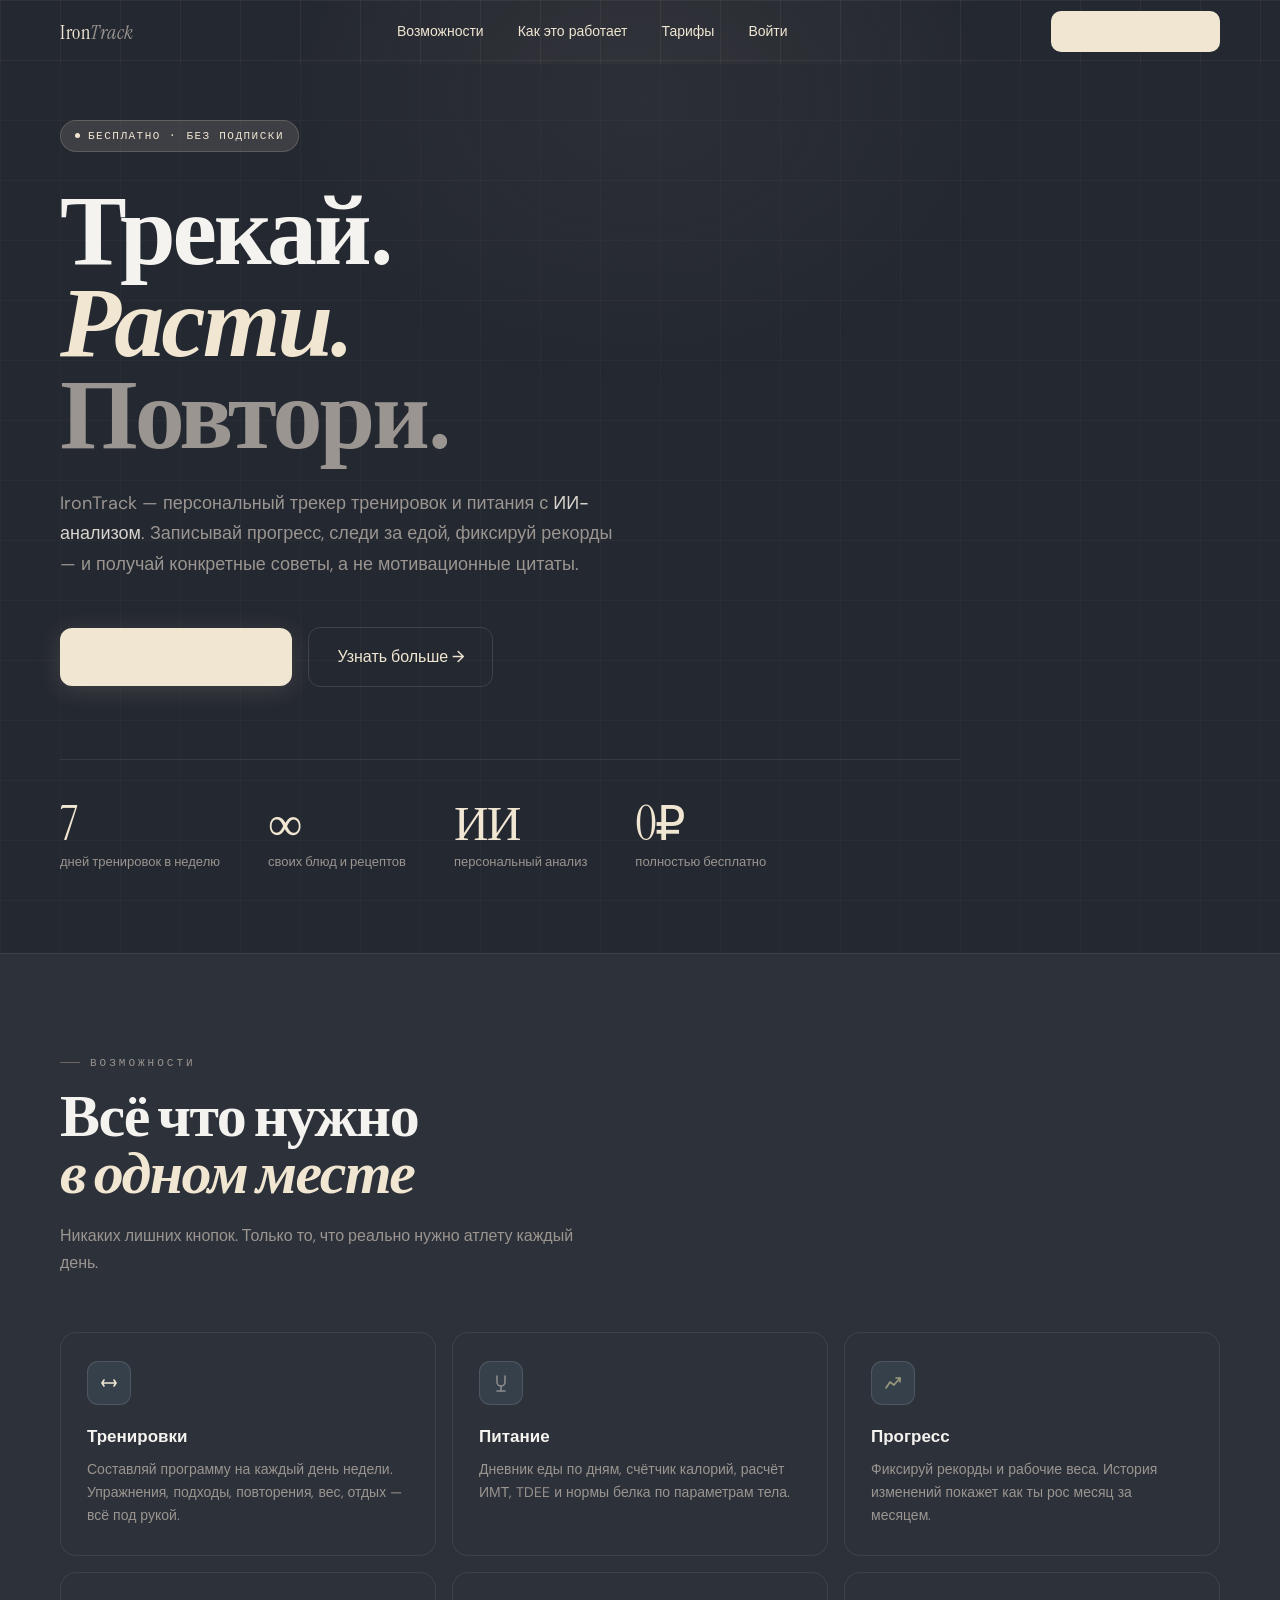
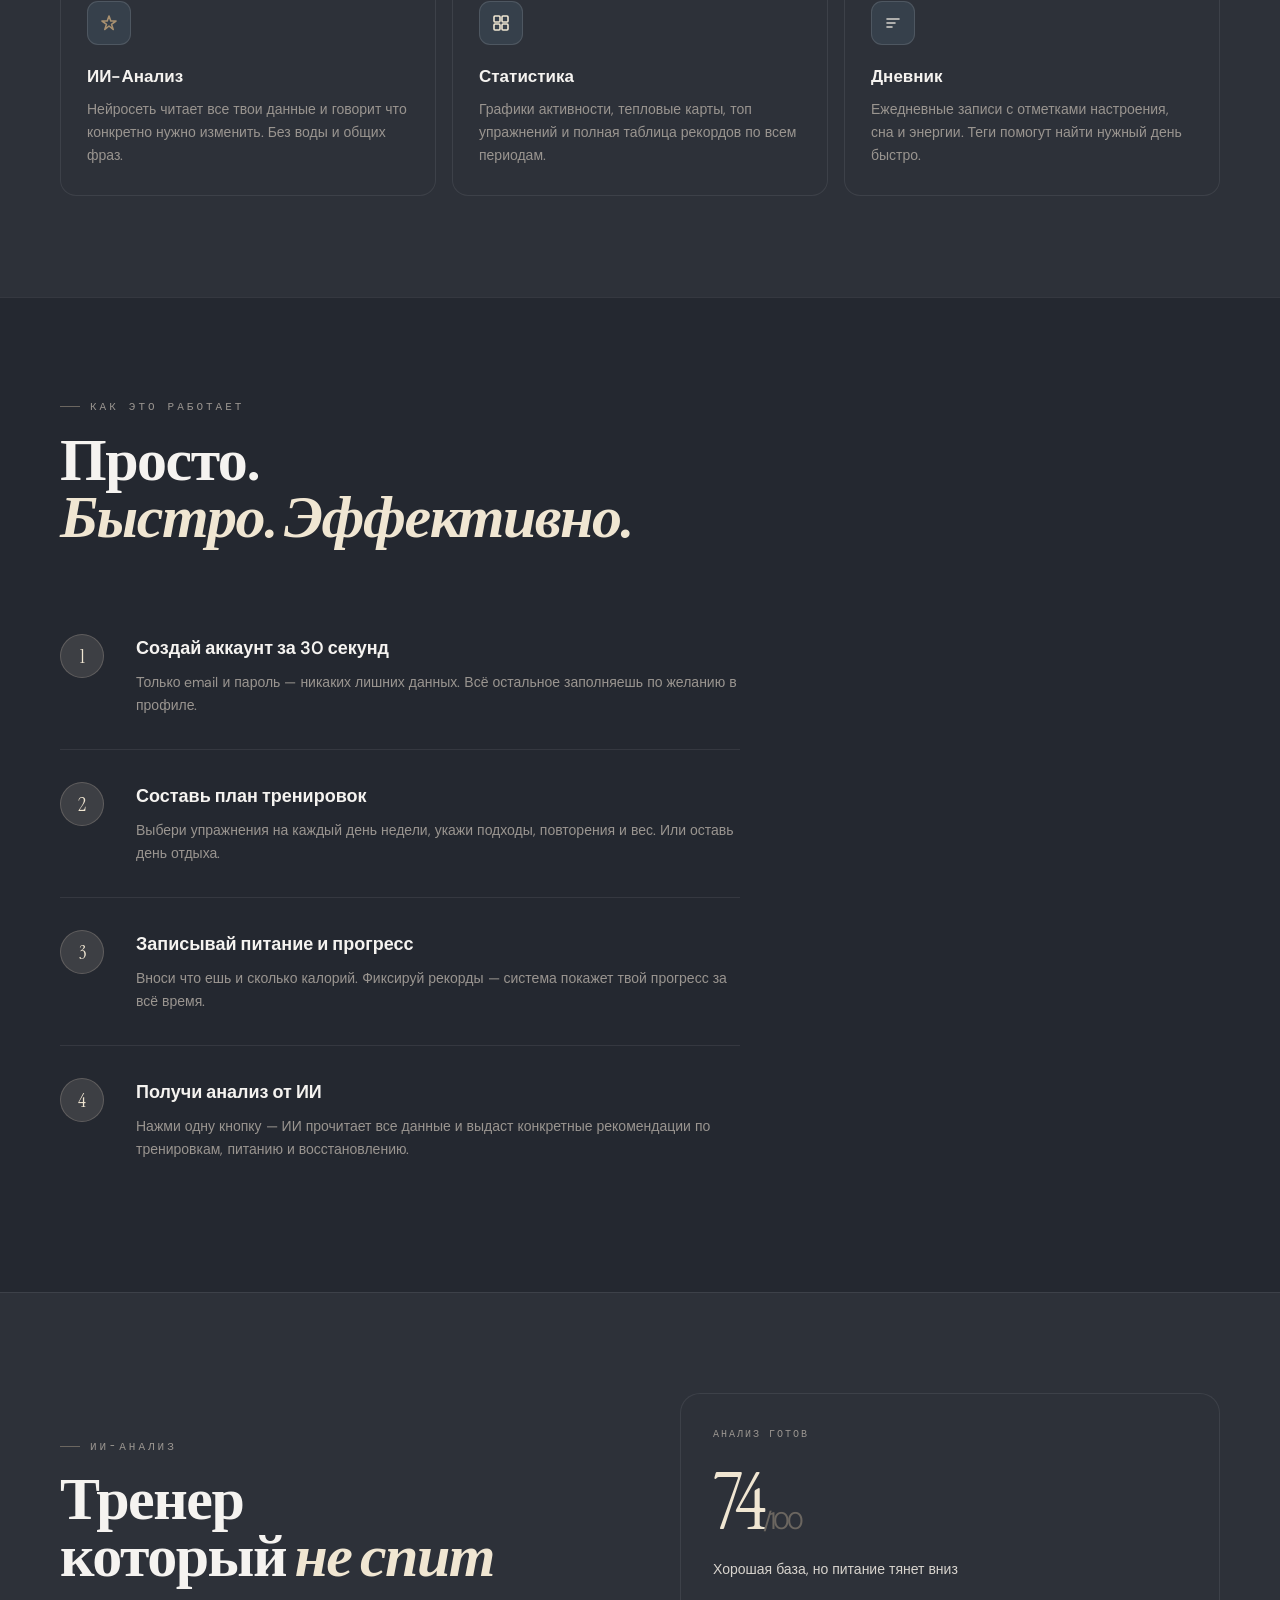
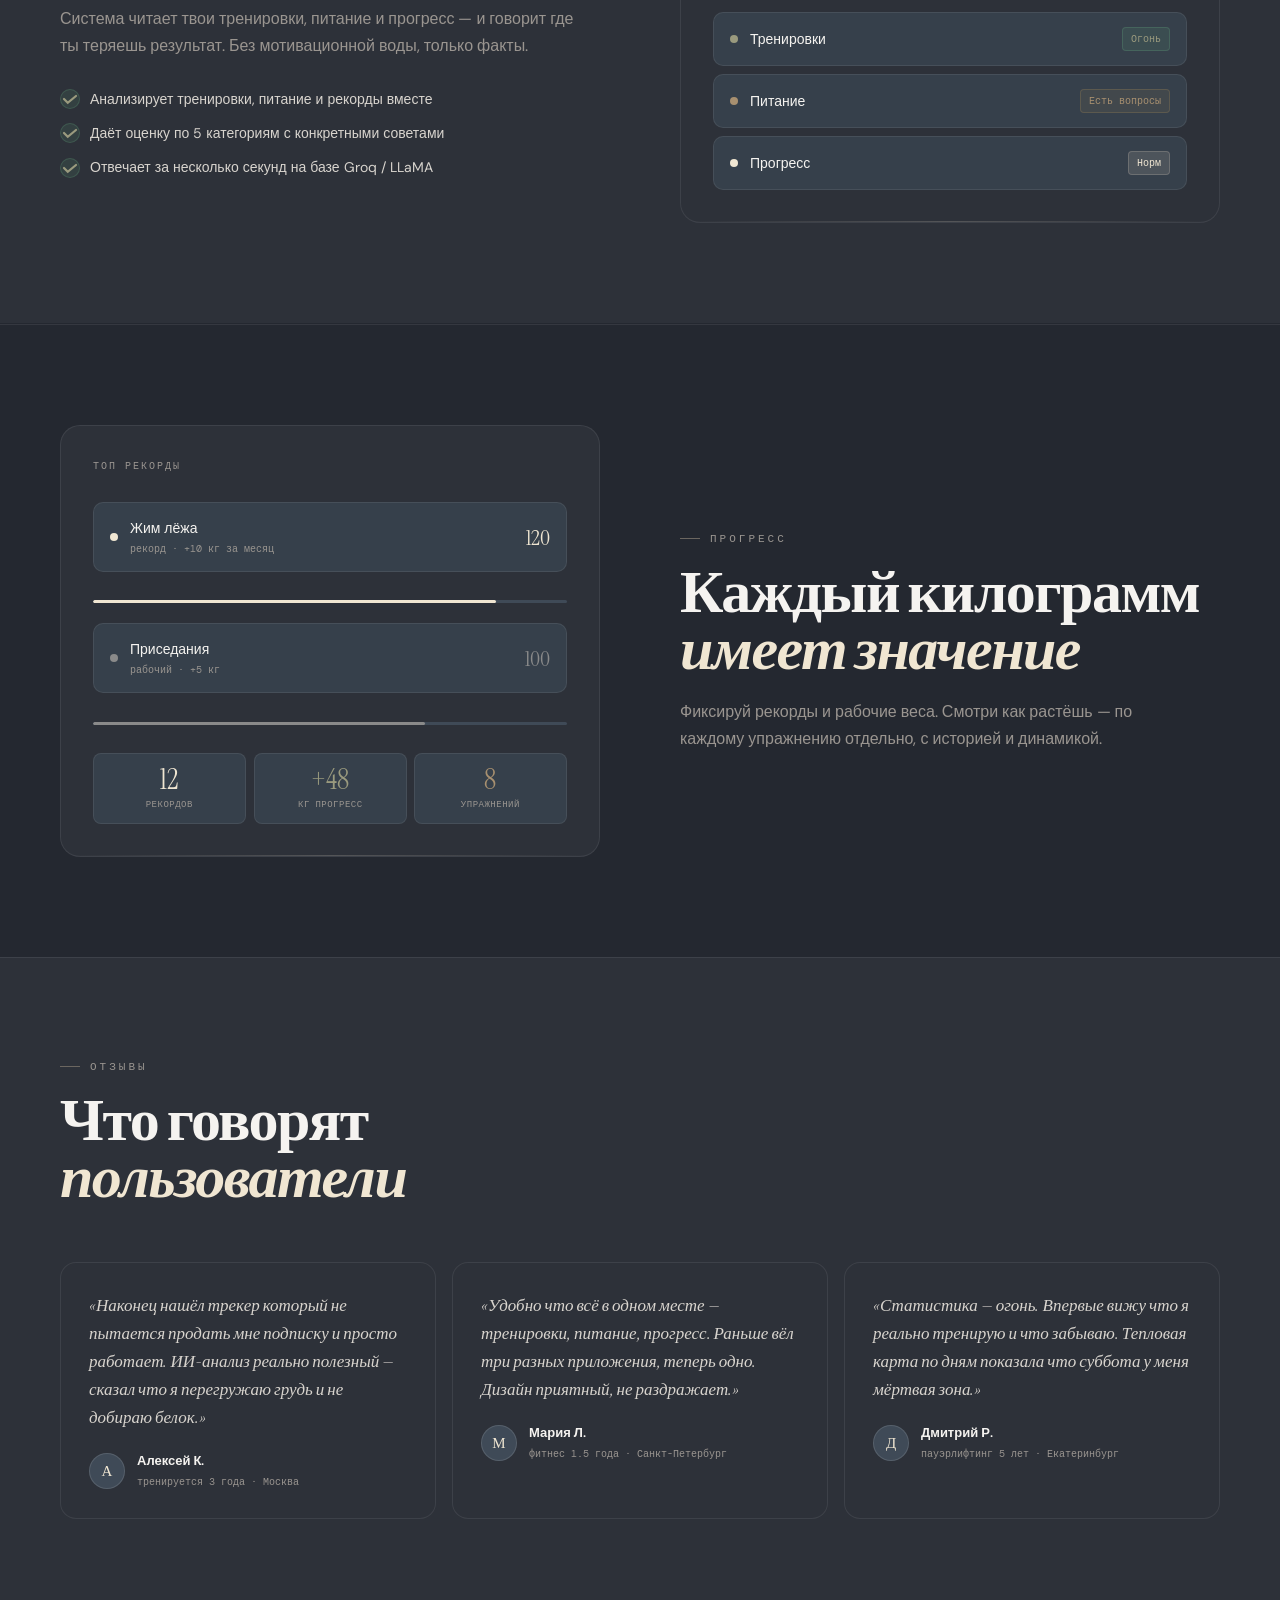
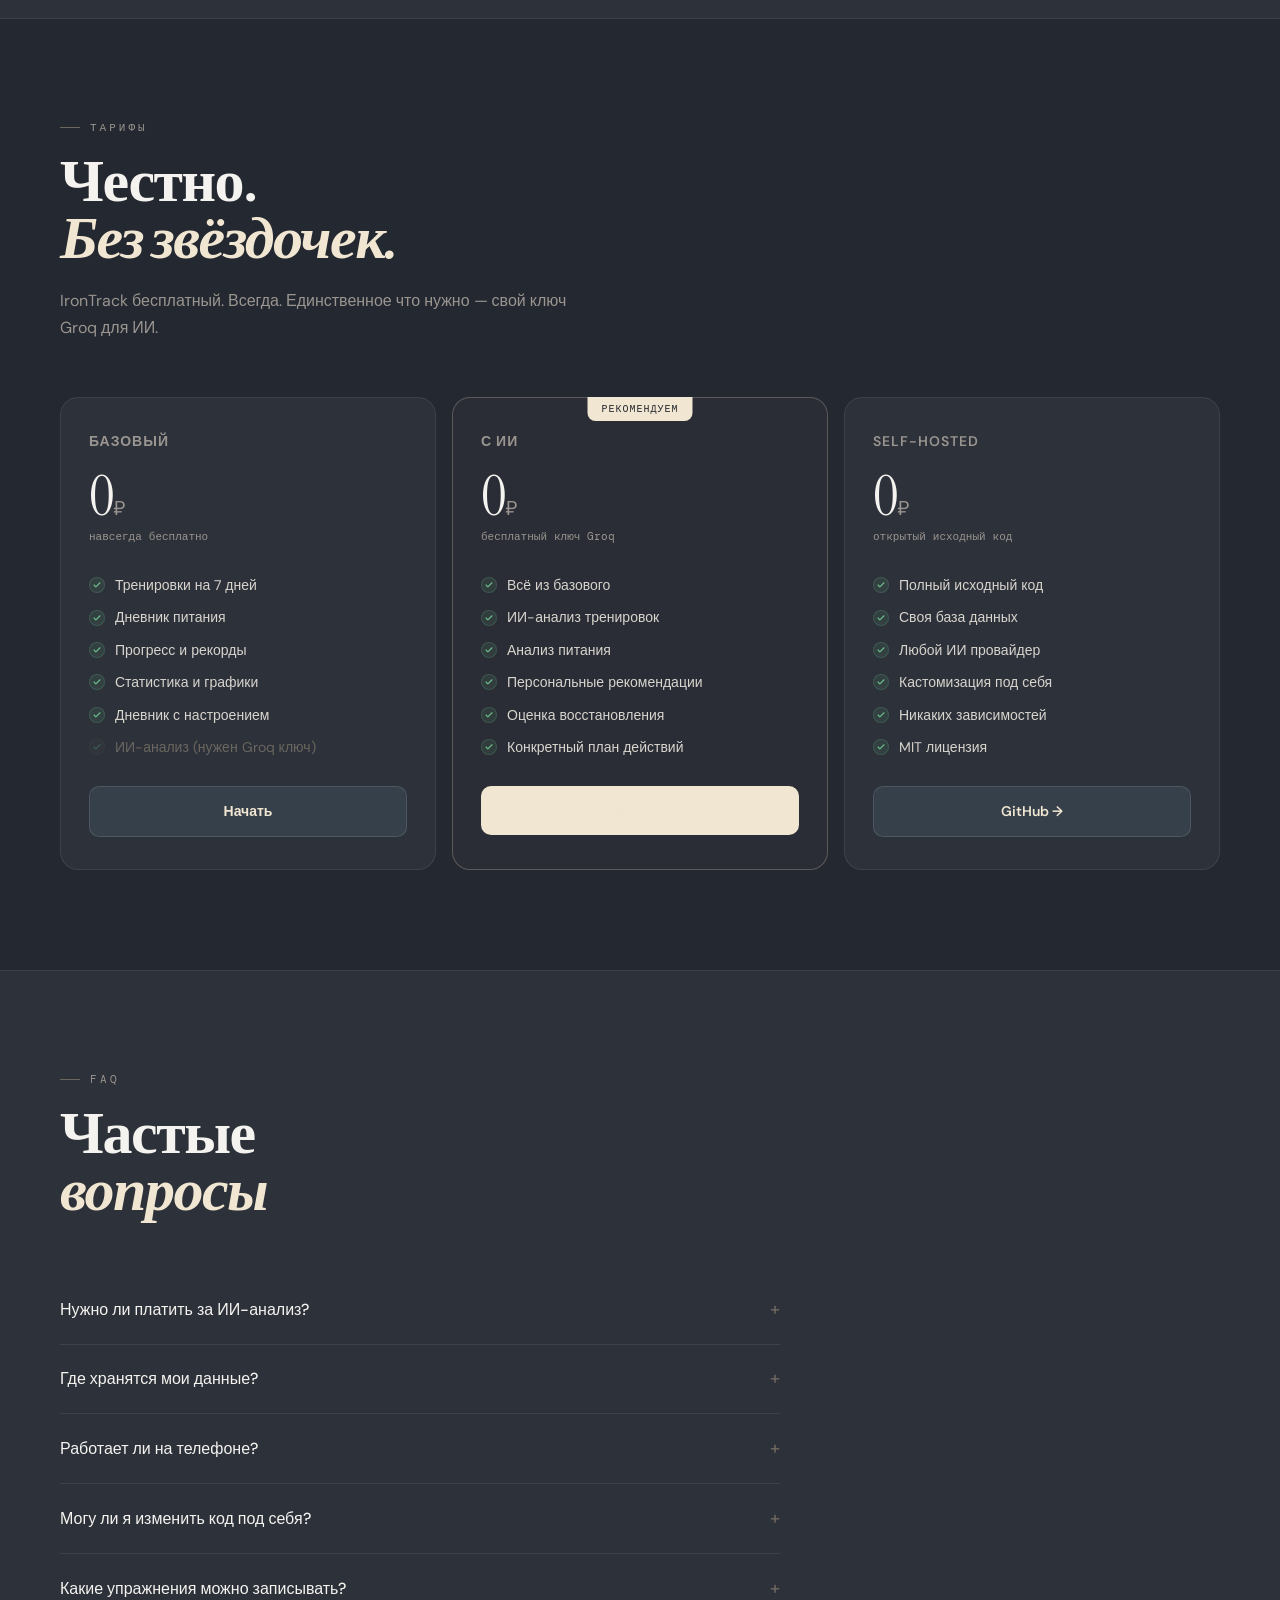
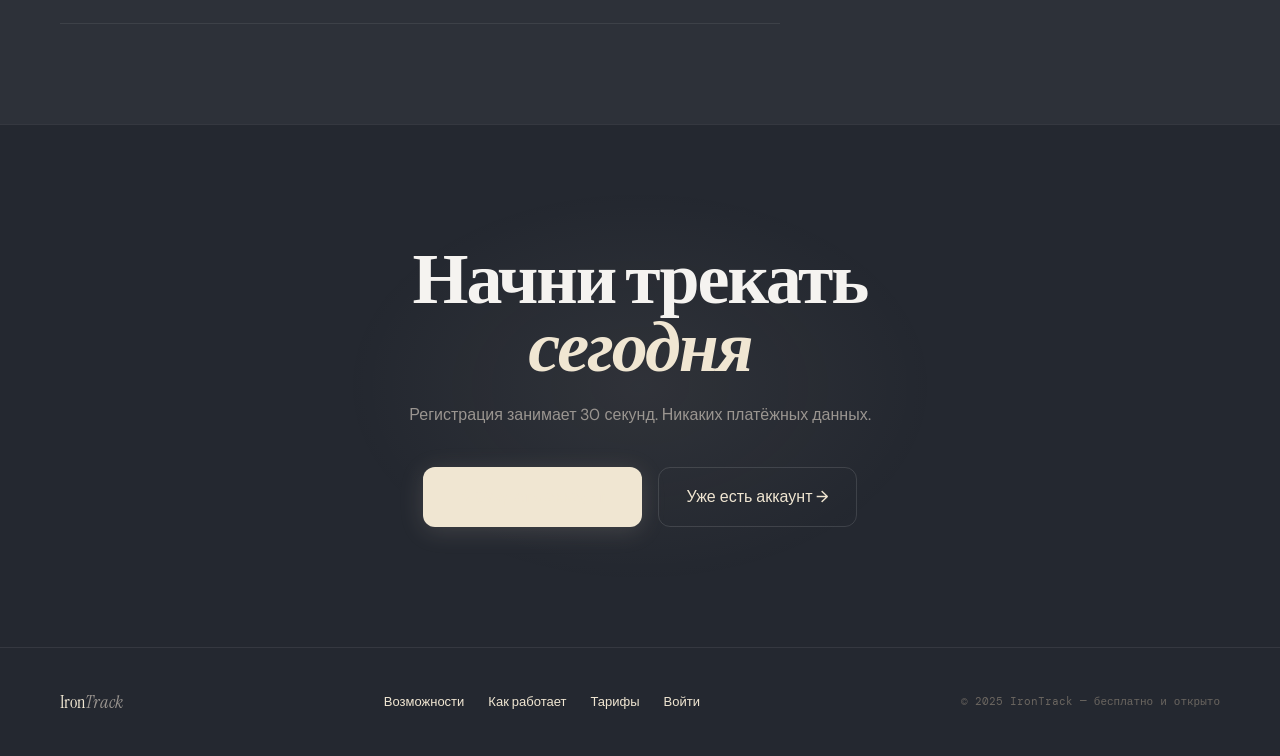
<file: landing.html>
<!DOCTYPE html>
<html lang="ru">
<head>
<meta charset="UTF-8"/><meta name="viewport" content="width=device-width,initial-scale=1"/>
<title>IronTrack — Трекай. Расти. Повтори.</title>
<link rel="stylesheet" href="_style.css"/>
<style>
/* ── RESET FOR LANDING ── */
body { overflow-x: hidden; }

/* ── LANDING NAV ── */
.l-nav {
  position: fixed; top: 0; left: 0; right: 0; z-index: 900;
  height: 64px;
  display: flex; align-items: center; justify-content: space-between;
  padding: 0 60px;
  background: rgba(26,26,30,0.0);
  backdrop-filter: blur(0px);
  border-bottom: 1px solid transparent;
  transition: background .3s, backdrop-filter .3s, border-color .3s;
}
.l-nav.scrolled {
  background: rgba(26,26,30,0.92);
  backdrop-filter: blur(24px);
  border-bottom-color: var(--wire);
}
.l-nav-logo {
  font-family: 'Instrument Serif', serif;
  font-size: 20px; letter-spacing: .5px;
  text-decoration: none; color: var(--cream);
}
.l-nav-logo em { color: var(--t2); font-style: italic; }
.l-nav-links { display: flex; align-items: center; gap: 6px; }
.l-nav-links a {
  padding: 6px 14px; border-radius: 8px;
  font-size: 14px; font-weight: 400; color: var(--t1);
  text-decoration: none; transition: color .15s, background .15s;
}
.l-nav-links a:hover { color: var(--t0); background: rgba(255,255,255,.06); }
.l-nav-cta {
  padding: 9px 22px; border-radius: 10px;
  background: var(--cream); color: var(--bg);
  font-family: 'DM Sans', sans-serif;
  font-size: 14px; font-weight: 600;
  text-decoration: none; transition: background .15s, transform .15s;
}
.l-nav-cta:hover { background: var(--cream2); transform: translateY(-1px); }

/* ── HERO ── */
.hero-section {
  min-height: 100vh;
  display: flex; flex-direction: column; justify-content: center;
  padding: 120px 60px 80px;
  position: relative; overflow: hidden;
}
/* animated bg grid */
.hero-section::before {
  content: '';
  position: absolute; inset: 0;
  background-image:
    linear-gradient(rgba(232,220,200,.03) 1px, transparent 1px),
    linear-gradient(90deg, rgba(232,220,200,.03) 1px, transparent 1px);
  background-size: 60px 60px;
  pointer-events: none;
}
/* radial glow */
.hero-section::after {
  content: '';
  position: absolute;
  top: -200px; left: 50%; transform: translateX(-50%);
  width: 800px; height: 600px;
  background: radial-gradient(ellipse, rgba(232,220,200,.04) 0%, transparent 70%);
  pointer-events: none;
}
.hero-inner { position: relative; z-index: 1; max-width: 900px; }
.hero-badge {
  display: inline-flex; align-items: center; gap: 8px;
  padding: 6px 14px; border-radius: 20px;
  background: var(--cream-a); border: 1px solid rgba(232,220,200,.18);
  font-family: 'DM Mono', monospace; font-size: 11px; color: var(--cream);
  letter-spacing: 1.5px; text-transform: uppercase;
  margin-bottom: 32px;
}
.hero-badge-dot { width: 5px; height: 5px; border-radius: 50%; background: var(--cream); animation: pulse 2s infinite; }
@keyframes pulse { 0%,100%{opacity:1} 50%{opacity:.3} }

.hero-h1 {
  font-family: 'Instrument Serif', serif;
  font-size: clamp(56px, 8vw, 100px);
  line-height: .92; letter-spacing: -3px;
  color: var(--t0); margin-bottom: 28px;
}
.hero-h1 em { font-style: italic; color: var(--cream); }
.hero-h1 span { color: var(--t2); }

.hero-sub {
  font-size: 18px; color: var(--t2); line-height: 1.7;
  max-width: 560px; margin-bottom: 48px; font-weight: 400;
}
.hero-sub strong { color: var(--t1); font-weight: 500; }

.hero-cta-row { display: flex; align-items: center; gap: 16px; flex-wrap: wrap; }
.cta-primary {
  display: inline-flex; align-items: center; gap: 10px;
  padding: 16px 36px; background: var(--cream); color: var(--bg);
  border: none; border-radius: 12px;
  font-family: 'DM Sans', sans-serif; font-size: 16px; font-weight: 600;
  text-decoration: none; transition: background .15s, transform .15s, box-shadow .15s;
  box-shadow: 0 4px 24px rgba(232,220,200,.15);
}
.cta-primary:hover { background: var(--cream2); transform: translateY(-2px); box-shadow: 0 8px 32px rgba(232,220,200,.22); }
.cta-secondary {
  display: inline-flex; align-items: center; gap: 8px;
  padding: 16px 28px; background: transparent; color: var(--t1);
  border: 1px solid var(--wire2); border-radius: 12px;
  font-family: 'DM Sans', sans-serif; font-size: 16px; font-weight: 500;
  text-decoration: none; transition: all .15s;
}
.cta-secondary:hover { border-color: var(--wire3); color: var(--t0); background: rgba(255,255,255,.04); }

.hero-stats {
  display: flex; gap: 48px; margin-top: 72px;
  padding-top: 40px; border-top: 1px solid var(--wire);
  flex-wrap: wrap;
}
.hs-n {
  font-family: 'Instrument Serif', serif;
  font-size: 48px; letter-spacing: -2px; color: var(--cream); line-height: 1;
  margin-bottom: 4px;
}
.hs-l { font-size: 13px; color: var(--t2); font-weight: 400; }

/* ── SECTION BASE ── */
.section {
  padding: 100px 60px;
  position: relative;
}
.section-alt { background: var(--bg2); }
.section-border { border-top: 1px solid var(--wire); }

.section-eyebrow {
  font-family: 'DM Mono', monospace; font-size: 11px; color: var(--t2);
  letter-spacing: 3px; text-transform: uppercase; margin-bottom: 16px;
  display: flex; align-items: center; gap: 10px;
}
.section-eyebrow::before { content: ''; width: 20px; height: 1px; background: var(--t3); display: inline-block; }
.section-title {
  font-family: 'Instrument Serif', serif;
  font-size: clamp(36px, 5vw, 60px); line-height: .95; letter-spacing: -1.5px;
  color: var(--t0); margin-bottom: 20px;
}
.section-title em { font-style: italic; color: var(--cream); }
.section-sub { font-size: 16px; color: var(--t2); line-height: 1.7; max-width: 520px; }

/* ── FEATURES ── */
.features-grid {
  display: grid; grid-template-columns: repeat(3, 1fr);
  gap: 16px; margin-top: 56px;
}
.feat {
  background: var(--bg2); border: 1px solid var(--wire);
  border-radius: 16px; padding: 28px 26px;
  transition: border-color .2s, transform .2s;
  position: relative; overflow: hidden;
}
.feat::before {
  content: ''; position: absolute; top: 0; left: 0; right: 0; height: 1px;
  background: linear-gradient(90deg, transparent, var(--cream), transparent);
  opacity: 0; transition: opacity .2s;
}
.feat:hover { border-color: var(--wire2); transform: translateY(-4px); }
.feat:hover::before { opacity: .4; }
.feat-icon {
  width: 44px; height: 44px; border-radius: 11px;
  background: var(--bg3); border: 1px solid var(--wire2);
  display: flex; align-items: center; justify-content: center;
  margin-bottom: 18px;
}
.feat-icon svg { width: 20px; height: 20px; }
.feat-title {
  font-family: 'DM Sans', sans-serif;
  font-size: 17px; font-weight: 600; color: var(--t0); margin-bottom: 8px;
}
.feat-desc { font-size: 14px; color: var(--t2); line-height: 1.65; }

/* ── HOW IT WORKS ── */
.steps { display: flex; flex-direction: column; gap: 0; margin-top: 56px; max-width: 680px; }
.step {
  display: grid; grid-template-columns: 52px 1fr;
  gap: 24px; padding: 32px 0;
  border-bottom: 1px solid var(--wire);
  align-items: start;
}
.step:last-child { border-bottom: none; }
.step-num {
  width: 44px; height: 44px; border-radius: 50%;
  background: var(--cream-a); border: 1px solid rgba(232,220,200,.2);
  display: flex; align-items: center; justify-content: center;
  font-family: 'Instrument Serif', serif; font-size: 20px; color: var(--cream);
  flex-shrink: 0;
}
.step-title { font-family: 'DM Sans', sans-serif; font-size: 18px; font-weight: 600; color: var(--t0); margin-bottom: 8px; }
.step-desc { font-size: 14px; color: var(--t2); line-height: 1.65; }

/* ── SPLIT FEATURE ── */
.split-feature {
  display: grid; grid-template-columns: 1fr 1fr;
  gap: 80px; align-items: center;
}
.split-feature.reverse { direction: rtl; }
.split-feature.reverse > * { direction: ltr; }

.sf-visual {
  background: var(--bg2); border: 1px solid var(--wire);
  border-radius: 20px; padding: 32px; min-height: 360px;
  display: flex; flex-direction: column; gap: 12px;
  position: relative; overflow: hidden;
}
.sf-visual::before {
  content: '';
  position: absolute; bottom: 0; left: 0; right: 0; height: 1px;
  background: linear-gradient(90deg, transparent, var(--cream), transparent);
  opacity: .2;
}
.sf-mock-row {
  background: var(--bg3); border: 1px solid var(--wire);
  border-radius: 10px; padding: 14px 16px;
  display: flex; align-items: center; gap: 12px;
}
.sf-mock-dot { width: 8px; height: 8px; border-radius: 50%; flex-shrink: 0; }
.sf-mock-label { font-family: 'DM Sans', sans-serif; font-size: 14px; color: var(--t0); flex: 1; }
.sf-mock-val { font-family: 'Instrument Serif', serif; font-size: 22px; color: var(--cream); }
.sf-mock-bar-wrap { height: 3px; background: var(--bg4); border-radius: 2px; margin-top: 8px; overflow: hidden; }
.sf-mock-bar { height: 100%; background: var(--cream); border-radius: 2px; }
.sf-mini-grid { display: grid; grid-template-columns: 1fr 1fr 1fr; gap: 8px; }
.sf-mini-card {
  background: var(--bg3); border: 1px solid var(--wire);
  border-radius: 8px; padding: 12px; text-align: center;
}
.sf-mini-n { font-family: 'Instrument Serif', serif; font-size: 28px; color: var(--cream); line-height: 1; }
.sf-mini-l { font-family: 'DM Mono', monospace; font-size: 9px; color: var(--t2); text-transform: uppercase; letter-spacing: .5px; margin-top: 3px; }

/* ── TESTIMONIALS / QUOTES ── */
.quotes-grid { display: grid; grid-template-columns: repeat(3,1fr); gap: 16px; margin-top: 56px; }
.quote-card {
  background: var(--bg2); border: 1px solid var(--wire);
  border-radius: 16px; padding: 28px;
  transition: border-color .2s;
}
.quote-card:hover { border-color: var(--wire2); }
.quote-text {
  font-family: 'Instrument Serif', serif;
  font-size: 17px; line-height: 1.65; color: var(--t1);
  font-style: italic; margin-bottom: 20px;
}
.quote-author { display: flex; align-items: center; gap: 12px; }
.quote-avatar {
  width: 36px; height: 36px; border-radius: 50%;
  background: var(--bg4); border: 1px solid var(--wire2);
  display: flex; align-items: center; justify-content: center;
  font-family: 'Instrument Serif', serif; font-size: 15px; color: var(--cream);
}
.quote-name { font-size: 13px; font-weight: 600; color: var(--t0); }
.quote-meta { font-family: 'DM Mono', monospace; font-size: 10px; color: var(--t2); margin-top: 2px; }

/* ── PRICING ── */
.pricing-grid { display: grid; grid-template-columns: repeat(3,1fr); gap: 16px; margin-top: 56px; }
.price-card {
  background: var(--bg2); border: 1px solid var(--wire);
  border-radius: 18px; padding: 32px 28px;
  position: relative; transition: border-color .2s, transform .2s;
}
.price-card:hover { transform: translateY(-3px); }
.price-card.featured {
  border-color: rgba(232,220,200,.25);
  background: rgba(232,220,200,.03);
}
.price-badge {
  position: absolute; top: -1px; left: 50%; transform: translateX(-50%);
  background: var(--cream); color: var(--bg);
  font-family: 'DM Mono', monospace; font-size: 10px; font-weight: 500;
  padding: 4px 14px; border-radius: 0 0 8px 8px;
  letter-spacing: 1px; text-transform: uppercase;
}
.price-name { font-family: 'DM Sans', sans-serif; font-size: 14px; font-weight: 600; color: var(--t2); text-transform: uppercase; letter-spacing: 1px; margin-bottom: 16px; }
.price-val {
  font-family: 'Instrument Serif', serif;
  font-size: 56px; letter-spacing: -2px; color: var(--t0); line-height: 1; margin-bottom: 4px;
}
.price-val span { font-size: 20px; color: var(--t2); font-family: 'DM Sans', sans-serif; }
.price-period { font-family: 'DM Mono', monospace; font-size: 11px; color: var(--t2); margin-bottom: 28px; }
.price-features { display: flex; flex-direction: column; gap: 10px; margin-bottom: 28px; }
.pf {
  display: flex; align-items: center; gap: 10px;
  font-size: 14px; color: var(--t1);
}
.pf::before {
  content: ''; width: 16px; height: 16px; border-radius: 50%;
  background: rgba(109,191,138,.1); border: 1px solid rgba(109,191,138,.2);
  flex-shrink: 0;
  background-image: url("data:image/svg+xml,%3Csvg viewBox='0 0 16 16' fill='none' xmlns='http://www.w3.org/2000/svg'%3E%3Cpath d='M4 8l2.5 2.5L12 5' stroke='%236dbf8a' stroke-width='1.5' stroke-linecap='round' stroke-linejoin='round'/%3E%3C/svg%3E");
  background-size: 12px; background-position: center; background-repeat: no-repeat;
}
.pf.dim { color: var(--t3); }
.pf.dim::before { opacity: .3; }
.price-btn {
  width: 100%; padding: 13px; border-radius: 10px; border: none; cursor: pointer;
  font-family: 'DM Sans', sans-serif; font-size: 14px; font-weight: 600;
  transition: all .15s; text-align: center; text-decoration: none; display: block;
}
.price-btn-ghost { background: var(--bg3); color: var(--t1); border: 1px solid var(--wire2); }
.price-btn-ghost:hover { background: var(--bg4); border-color: var(--wire3); }
.price-btn-primary { background: var(--cream); color: var(--bg); }
.price-btn-primary:hover { background: var(--cream2); }

/* ── FAQ ── */
.faq { max-width: 720px; margin-top: 56px; }
.faq-item { border-bottom: 1px solid var(--wire); }
.faq-q {
  padding: 20px 0; display: flex; align-items: center; justify-content: space-between;
  cursor: pointer; font-size: 16px; font-weight: 500; color: var(--t0);
  transition: color .15s; user-select: none;
}
.faq-q:hover { color: var(--cream); }
.faq-arr { font-size: 18px; color: var(--t3); transition: transform .25s; flex-shrink: 0; }
.faq-item.open .faq-arr { transform: rotate(45deg); }
.faq-a {
  font-size: 14px; color: var(--t2); line-height: 1.75;
  max-height: 0; overflow: hidden;
  transition: max-height .35s cubic-bezier(.4,0,.2,1), padding .25s;
}
.faq-item.open .faq-a { max-height: 300px; padding-bottom: 20px; }

/* ── CTA FINAL ── */
.cta-section {
  padding: 120px 60px;
  text-align: center; position: relative; overflow: hidden;
}
.cta-section::before {
  content: '';
  position: absolute; top: 50%; left: 50%; transform: translate(-50%,-50%);
  width: 600px; height: 400px;
  background: radial-gradient(ellipse, rgba(232,220,200,.06) 0%, transparent 70%);
  pointer-events: none;
}
.cta-title {
  font-family: 'Instrument Serif', serif;
  font-size: clamp(40px, 6vw, 72px); letter-spacing: -2px; line-height: .95;
  color: var(--t0); margin-bottom: 20px; position: relative; z-index: 1;
}
.cta-title em { font-style: italic; color: var(--cream); }
.cta-sub { font-size: 16px; color: var(--t2); margin-bottom: 40px; position: relative; z-index: 1; }

/* ── FOOTER ── */
.footer {
  padding: 40px 60px;
  border-top: 1px solid var(--wire);
  display: flex; align-items: center; justify-content: space-between;
  flex-wrap: wrap; gap: 16px;
}
.footer-logo { font-family: 'Instrument Serif', serif; font-size: 18px; color: var(--cream); }
.footer-logo em { color: var(--t2); font-style: italic; }
.footer-links { display: flex; gap: 24px; }
.footer-links a { font-size: 13px; color: var(--t3); text-decoration: none; transition: color .15s; }
.footer-links a:hover { color: var(--t1); }
.footer-copy { font-family: 'DM Mono', monospace; font-size: 11px; color: var(--t3); }

@media(max-width:960px){
  .hero-section,.section,.cta-section,.footer { padding-left: 24px; padding-right: 24px; }
  .l-nav { padding: 0 24px; }
  .features-grid { grid-template-columns: 1fr 1fr; }
  .split-feature { grid-template-columns: 1fr; gap: 40px; }
  .split-feature.reverse { direction: ltr; }
  .pricing-grid { grid-template-columns: 1fr; }
  .quotes-grid { grid-template-columns: 1fr; }
  .hero-stats { gap: 28px; }
}

/* ── LANDING PRELOADER ── */
#landing-loader {
  position: fixed;
  inset: 0;
  background: var(--bg);
  z-index: 10000;
  display: flex;
  flex-direction: column;
  align-items: center;
  justify-content: center;
  gap: 16px;
}

#landing-loader .lp-logo {
  font-family: 'Instrument Serif', serif;
  font-size: 32px;
  letter-spacing: 2px;
  color: var(--cream);
}

#landing-loader .lp-logo em {
  color: var(--t3);
  font-style: italic;
}

#landing-loader .lp-row {
  display: flex;
  align-items: center;
  gap: 12px;
  color: var(--t2);
  font-family: 'DM Mono', monospace;
  font-size: 11px;
  letter-spacing: 2px;
  text-transform: uppercase;
}

#landing-content {
  visibility: hidden;
  opacity: 0;
  transition: opacity .25s ease;
}

#landing-content.ready {
  visibility: visible;
  opacity: 1;
}
</style>
</head>
<body>

<div id="landing-loader" role="status" aria-live="polite" aria-label="Загрузка">
  <div class="lp-logo">Iron<em>Track</em></div>
  <div class="lp-row">
    <div class="spin" aria-hidden="true"></div>
    <div>Загрузка...</div>
  </div>
</div>

<div id="landing-content">

<!-- NAV -->
<nav class="l-nav" id="lnav">
  <a class="l-nav-logo" href="landing.html">Iron<em>Track</em></a>
  <div class="l-nav-links">
    <a href="#features">Возможности</a>
    <a href="#how">Как это работает</a>
    <a href="#pricing">Тарифы</a>
    <a href="login.html">Войти</a>
  </div>
  <a class="l-nav-cta" href="login.html">Начать бесплатно</a>
</nav>

<!-- HERO -->
<section class="hero-section" id="hero">
  <div class="hero-inner">
    <div class="hero-badge"><span class="hero-badge-dot"></span>Бесплатно · Без подписки</div>
    <h1 class="hero-h1">
      Трекай.<br>
      <em>Расти.</em><br>
      <span>Повтори.</span>
    </h1>
    <p class="hero-sub">
      IronTrack — персональный трекер тренировок и питания с <strong>ИИ-анализом</strong>.
      Записывай прогресс, следи за едой, фиксируй рекорды —
      и получай конкретные советы, а не мотивационные цитаты.
    </p>
    <div class="hero-cta-row">
      <a class="cta-primary" href="login.html">✦ Начать бесплатно</a>
      <a class="cta-secondary" href="#features">Узнать больше →</a>
    </div>
    <div class="hero-stats">
      <div class="hs-item"><div class="hs-n">7</div><div class="hs-l">дней тренировок в неделю</div></div>
      <div class="hs-item"><div class="hs-n">∞</div><div class="hs-l">своих блюд и рецептов</div></div>
      <div class="hs-item"><div class="hs-n">ИИ</div><div class="hs-l">персональный анализ</div></div>
      <div class="hs-item"><div class="hs-n">0₽</div><div class="hs-l">полностью бесплатно</div></div>
    </div>
  </div>
</section>

<!-- FEATURES -->
<section class="section section-alt section-border" id="features">
  <div class="section-eyebrow">Возможности</div>
  <h2 class="section-title">Всё что нужно<br><em>в одном месте</em></h2>
  <p class="section-sub">Никаких лишних кнопок. Только то, что реально нужно атлету каждый день.</p>
  <div class="features-grid">
    <div class="feat">
      <div class="feat-icon">
        <svg viewBox="0 0 20 20" fill="none" stroke="var(--cream)" stroke-width="1.6" stroke-linecap="round"><path d="M3 10h14M5 7l-2 3 2 3M15 7l2 3-2 3"/></svg>
      </div>
      <div class="feat-title">Тренировки</div>
      <div class="feat-desc">Составляй программу на каждый день недели. Упражнения, подходы, повторения, вес, отдых — всё под рукой.</div>
    </div>
    <div class="feat">
      <div class="feat-icon">
        <svg viewBox="0 0 20 20" fill="none" stroke="var(--blue)" stroke-width="1.6" stroke-linecap="round" stroke-linejoin="round"><path d="M6 3v6a4 4 0 008 0V3"/><line x1="10" y1="13" x2="10" y2="18"/><line x1="6" y1="18" x2="14" y2="18"/></svg>
      </div>
      <div class="feat-title">Питание</div>
      <div class="feat-desc">Дневник еды по дням, счётчик калорий, расчёт ИМТ, TDEE и нормы белка по параметрам тела.</div>
    </div>
    <div class="feat">
      <div class="feat-icon">
        <svg viewBox="0 0 20 20" fill="none" stroke="var(--green)" stroke-width="1.6" stroke-linecap="round" stroke-linejoin="round"><polyline points="3,15 7,9 11,12 17,5"/><polyline points="13,5 17,5 17,9"/></svg>
      </div>
      <div class="feat-title">Прогресс</div>
      <div class="feat-desc">Фиксируй рекорды и рабочие веса. История изменений покажет как ты рос месяц за месяцем.</div>
    </div>
    <div class="feat">
      <div class="feat-icon">
        <svg viewBox="0 0 20 20" fill="none" stroke="var(--amber)" stroke-width="1.6" stroke-linecap="round" stroke-linejoin="round"><path d="M10 3l1.8 5H17l-4.5 3.3 1.7 5.2L10 13l-4.2 3.5 1.7-5.2L3 8h5.2z"/></svg>
      </div>
      <div class="feat-title">ИИ-Анализ</div>
      <div class="feat-desc">Нейросеть читает все твои данные и говорит что конкретно нужно изменить. Без воды и общих фраз.</div>
    </div>
    <div class="feat">
      <div class="feat-icon">
        <svg viewBox="0 0 20 20" fill="none" stroke="var(--cream)" stroke-width="1.6" stroke-linecap="round" stroke-linejoin="round"><rect x="3" y="3" width="6" height="6" rx="1"/><rect x="11" y="3" width="6" height="6" rx="1"/><rect x="3" y="11" width="6" height="6" rx="1"/><rect x="11" y="11" width="6" height="6" rx="1"/></svg>
      </div>
      <div class="feat-title">Статистика</div>
      <div class="feat-desc">Графики активности, тепловые карты, топ упражнений и полная таблица рекордов по всем периодам.</div>
    </div>
    <div class="feat">
      <div class="feat-icon">
        <svg viewBox="0 0 20 20" fill="none" stroke="var(--t1)" stroke-width="1.6" stroke-linecap="round"><path d="M4 6h12M4 10h8M4 14h5"/></svg>
      </div>
      <div class="feat-title">Дневник</div>
      <div class="feat-desc">Ежедневные записи с отметками настроения, сна и энергии. Теги помогут найти нужный день быстро.</div>
    </div>
  </div>
</section>

<!-- HOW IT WORKS -->
<section class="section section-border" id="how">
  <div class="section-eyebrow">Как это работает</div>
  <h2 class="section-title">Просто.<br><em>Быстро. Эффективно.</em></h2>
  <div class="steps">
    <div class="step">
      <div class="step-num">1</div>
      <div>
        <div class="step-title">Создай аккаунт за 30 секунд</div>
        <div class="step-desc">Только email и пароль — никаких лишних данных. Всё остальное заполняешь по желанию в профиле.</div>
      </div>
    </div>
    <div class="step">
      <div class="step-num">2</div>
      <div>
        <div class="step-title">Составь план тренировок</div>
        <div class="step-desc">Выбери упражнения на каждый день недели, укажи подходы, повторения и вес. Или оставь день отдыха.</div>
      </div>
    </div>
    <div class="step">
      <div class="step-num">3</div>
      <div>
        <div class="step-title">Записывай питание и прогресс</div>
        <div class="step-desc">Вноси что ешь и сколько калорий. Фиксируй рекорды — система покажет твой прогресс за всё время.</div>
      </div>
    </div>
    <div class="step">
      <div class="step-num">4</div>
      <div>
        <div class="step-title">Получи анализ от ИИ</div>
        <div class="step-desc">Нажми одну кнопку — ИИ прочитает все данные и выдаст конкретные рекомендации по тренировкам, питанию и восстановлению.</div>
      </div>
    </div>
  </div>
</section>

<!-- SPLIT FEATURE: AI -->
<section class="section section-alt section-border">
  <div class="split-feature">
    <div>
      <div class="section-eyebrow">ИИ-Анализ</div>
      <h2 class="section-title">Тренер<br>который <em>не спит</em></h2>
      <p class="section-sub" style="margin-bottom:28px">Система читает твои тренировки, питание и прогресс — и говорит где ты теряешь результат. Без мотивационной воды, только факты.</p>
      <div style="display:flex;flex-direction:column;gap:12px">
        <div style="display:flex;align-items:center;gap:10px;font-size:14px;color:var(--t1)"><div style="width:20px;height:20px;border-radius:50%;background:rgba(109,191,138,.1);border:1px solid rgba(109,191,138,.2);display:flex;align-items:center;justify-content:center;flex-shrink:0"><svg viewBox="0 0 12 12" fill="none" stroke="var(--green)" stroke-width="1.5" stroke-linecap="round"><path d="M2 6l2.5 2.5L10 4"/></svg></div>Анализирует тренировки, питание и рекорды вместе</div>
        <div style="display:flex;align-items:center;gap:10px;font-size:14px;color:var(--t1)"><div style="width:20px;height:20px;border-radius:50%;background:rgba(109,191,138,.1);border:1px solid rgba(109,191,138,.2);display:flex;align-items:center;justify-content:center;flex-shrink:0"><svg viewBox="0 0 12 12" fill="none" stroke="var(--green)" stroke-width="1.5" stroke-linecap="round"><path d="M2 6l2.5 2.5L10 4"/></svg></div>Даёт оценку по 5 категориям с конкретными советами</div>
        <div style="display:flex;align-items:center;gap:10px;font-size:14px;color:var(--t1)"><div style="width:20px;height:20px;border-radius:50%;background:rgba(109,191,138,.1);border:1px solid rgba(109,191,138,.2);display:flex;align-items:center;justify-content:center;flex-shrink:0"><svg viewBox="0 0 12 12" fill="none" stroke="var(--green)" stroke-width="1.5" stroke-linecap="round"><path d="M2 6l2.5 2.5L10 4"/></svg></div>Отвечает за несколько секунд на базе Groq / LLaMA</div>
      </div>
    </div>
    <div class="sf-visual">
      <div style="font-family:'DM Mono',monospace;font-size:10px;color:var(--t2);letter-spacing:2px;text-transform:uppercase;margin-bottom:8px">Анализ готов</div>
      <div style="font-family:'Instrument Serif',serif;font-size:80px;color:var(--cream);line-height:1;letter-spacing:-3px;margin-bottom:4px">74<span style="font-size:24px;color:var(--t3);font-family:'DM Sans',sans-serif">/100</span></div>
      <div style="font-size:14px;color:var(--t1);margin-bottom:20px">Хорошая база, но питание тянет вниз</div>
      <div style="display:flex;flex-direction:column;gap:8px">
        <div class="sf-mock-row"><div class="sf-mock-dot" style="background:var(--green)"></div><div class="sf-mock-label">Тренировки</div><span style="font-family:'DM Mono',monospace;font-size:10px;background:rgba(109,191,138,.1);color:var(--green);padding:3px 8px;border-radius:4px;border:1px solid rgba(109,191,138,.2)">Огонь</span></div>
        <div class="sf-mock-row"><div class="sf-mock-dot" style="background:var(--amber)"></div><div class="sf-mock-label">Питание</div><span style="font-family:'DM Mono',monospace;font-size:10px;background:rgba(212,168,90,.08);color:var(--amber);padding:3px 8px;border-radius:4px;border:1px solid rgba(212,168,90,.18)">Есть вопросы</span></div>
        <div class="sf-mock-row"><div class="sf-mock-dot" style="background:var(--cream)"></div><div class="sf-mock-label">Прогресс</div><span style="font-family:'DM Mono',monospace;font-size:10px;background:var(--cream-a);color:var(--cream);padding:3px 8px;border-radius:4px;border:1px solid rgba(232,220,200,.2)">Норм</span></div>
      </div>
    </div>
  </div>
</section>

<!-- SPLIT FEATURE: PROGRESS -->
<section class="section section-border">
  <div class="split-feature reverse">
    <div>
      <div class="section-eyebrow">Прогресс</div>
      <h2 class="section-title">Каждый килограмм<br><em>имеет значение</em></h2>
      <p class="section-sub">Фиксируй рекорды и рабочие веса. Смотри как растёшь — по каждому упражнению отдельно, с историей и динамикой.</p>
    </div>
    <div class="sf-visual">
      <div style="font-family:'DM Mono',monospace;font-size:10px;color:var(--t2);letter-spacing:2px;text-transform:uppercase;margin-bottom:16px">Топ рекорды</div>
      <div class="sf-mock-row" style="margin-bottom:8px">
        <div class="sf-mock-dot" style="background:var(--cream)"></div>
        <div style="flex:1"><div class="sf-mock-label">Жим лёжа</div><div style="font-family:'DM Mono',monospace;font-size:10px;color:var(--t2);margin-top:2px">рекорд · +10 кг за месяц</div></div>
        <div class="sf-mock-val">120</div>
      </div>
      <div class="sf-mock-bar-wrap"><div class="sf-mock-bar" style="width:85%"></div></div>
      <div class="sf-mock-row" style="margin-top:8px;margin-bottom:8px">
        <div class="sf-mock-dot" style="background:var(--blue)"></div>
        <div style="flex:1"><div class="sf-mock-label">Приседания</div><div style="font-family:'DM Mono',monospace;font-size:10px;color:var(--t2);margin-top:2px">рабочий · +5 кг</div></div>
        <div class="sf-mock-val" style="color:var(--blue)">100</div>
      </div>
      <div class="sf-mock-bar-wrap"><div class="sf-mock-bar" style="width:70%;background:var(--blue)"></div></div>
      <div style="margin-top:16px">
        <div class="sf-mini-grid">
          <div class="sf-mini-card"><div class="sf-mini-n">12</div><div class="sf-mini-l">рекордов</div></div>
          <div class="sf-mini-card"><div class="sf-mini-n" style="color:var(--green)">+48</div><div class="sf-mini-l">кг прогресс</div></div>
          <div class="sf-mini-card"><div class="sf-mini-n" style="color:var(--amber)">8</div><div class="sf-mini-l">упражнений</div></div>
        </div>
      </div>
    </div>
  </div>
</section>

<!-- QUOTES -->
<section class="section section-alt section-border">
  <div class="section-eyebrow">Отзывы</div>
  <h2 class="section-title">Что говорят<br><em>пользователи</em></h2>
  <div class="quotes-grid">
    <div class="quote-card">
      <div class="quote-text">«Наконец нашёл трекер который не пытается продать мне подписку и просто работает. ИИ-анализ реально полезный — сказал что я перегружаю грудь и не добираю белок.»</div>
      <div class="quote-author">
        <div class="quote-avatar">А</div>
        <div><div class="quote-name">Алексей К.</div><div class="quote-meta">тренируется 3 года · Москва</div></div>
      </div>
    </div>
    <div class="quote-card">
      <div class="quote-text">«Удобно что всё в одном месте — тренировки, питание, прогресс. Раньше вёл три разных приложения, теперь одно. Дизайн приятный, не раздражает.»</div>
      <div class="quote-author">
        <div class="quote-avatar">М</div>
        <div><div class="quote-name">Мария Л.</div><div class="quote-meta">фитнес 1.5 года · Санкт-Петербург</div></div>
      </div>
    </div>
    <div class="quote-card">
      <div class="quote-text">«Статистика — огонь. Впервые вижу что я реально тренирую и что забываю. Тепловая карта по дням показала что суббота у меня мёртвая зона.»</div>
      <div class="quote-author">
        <div class="quote-avatar">Д</div>
        <div><div class="quote-name">Дмитрий Р.</div><div class="quote-meta">пауэрлифтинг 5 лет · Екатеринбург</div></div>
      </div>
    </div>
  </div>
</section>

<!-- PRICING -->
<section class="section section-border" id="pricing">
  <div class="section-eyebrow">Тарифы</div>
  <h2 class="section-title">Честно.<br><em>Без звёздочек.</em></h2>
  <p class="section-sub">IronTrack бесплатный. Всегда. Единственное что нужно — свой ключ Groq для ИИ.</p>
  <div class="pricing-grid">
    <div class="price-card">
      <div class="price-name">Базовый</div>
      <div class="price-val">0<span>₽</span></div>
      <div class="price-period">навсегда бесплатно</div>
      <div class="price-features">
        <div class="pf">Тренировки на 7 дней</div>
        <div class="pf">Дневник питания</div>
        <div class="pf">Прогресс и рекорды</div>
        <div class="pf">Статистика и графики</div>
        <div class="pf">Дневник с настроением</div>
        <div class="pf dim">ИИ-анализ (нужен Groq ключ)</div>
      </div>
      <a href="login.html" class="price-btn price-btn-ghost">Начать</a>
    </div>
    <div class="price-card featured">
      <div class="price-badge">Рекомендуем</div>
      <div class="price-name">С ИИ</div>
      <div class="price-val">0<span>₽</span></div>
      <div class="price-period">бесплатный ключ Groq</div>
      <div class="price-features">
        <div class="pf">Всё из базового</div>
        <div class="pf">ИИ-анализ тренировок</div>
        <div class="pf">Анализ питания</div>
        <div class="pf">Персональные рекомендации</div>
        <div class="pf">Оценка восстановления</div>
        <div class="pf">Конкретный план действий</div>
      </div>
      <a href="login.html" class="price-btn price-btn-primary">Начать бесплатно</a>
    </div>
    <div class="price-card">
      <div class="price-name">Self-hosted</div>
      <div class="price-val">0<span>₽</span></div>
      <div class="price-period">открытый исходный код</div>
      <div class="price-features">
        <div class="pf">Полный исходный код</div>
        <div class="pf">Своя база данных</div>
        <div class="pf">Любой ИИ провайдер</div>
        <div class="pf">Кастомизация под себя</div>
        <div class="pf">Никаких зависимостей</div>
        <div class="pf">MIT лицензия</div>
      </div>
      <a href="#" class="price-btn price-btn-ghost">GitHub →</a>
    </div>
  </div>
</section>

<!-- FAQ -->
<section class="section section-alt section-border">
  <div class="section-eyebrow">FAQ</div>
  <h2 class="section-title">Частые<br><em>вопросы</em></h2>
  <div class="faq">
    <div class="faq-item" onclick="toggleFaq(this)">
      <div class="faq-q">Нужно ли платить за ИИ-анализ? <span class="faq-arr">+</span></div>
      <div class="faq-a">Нет. ИИ работает через Groq — это бесплатный сервис. Нужно только зарегистрироваться на console.groq.com, получить API ключ и вставить его в настройки. Лимиты Groq очень щедрые для личного использования.</div>
    </div>
    <div class="faq-item" onclick="toggleFaq(this)">
      <div class="faq-q">Где хранятся мои данные? <span class="faq-arr">+</span></div>
      <div class="faq-a">Все данные хранятся в Supabase — это облачная PostgreSQL база данных. Каждый пользователь видит только свои данные благодаря Row Level Security. Данные профиля (имя, фото) хранятся локально в браузере.</div>
    </div>
    <div class="faq-item" onclick="toggleFaq(this)">
      <div class="faq-q">Работает ли на телефоне? <span class="faq-arr">+</span></div>
      <div class="faq-a">Да, интерфейс адаптивный. Но IronTrack оптимизирован прежде всего для десктопа — на большом экране удобнее работать с таблицами тренировок и питания.</div>
    </div>
    <div class="faq-item" onclick="toggleFaq(this)">
      <div class="faq-q">Могу ли я изменить код под себя? <span class="faq-arr">+</span></div>
      <div class="faq-a">Конечно. IronTrack — это чистый HTML/CSS/JS без фреймворков. Открываешь файл в редакторе, меняешь что нужно. Никакой сборки, никаких зависимостей.</div>
    </div>
    <div class="faq-item" onclick="toggleFaq(this)">
      <div class="faq-q">Какие упражнения можно записывать? <span class="faq-arr">+</span></div>
      <div class="faq-a">В системе есть 31 предустановленное упражнение охватывающие все основные группы мышц. В будущем планируется возможность добавлять свои.</div>
    </d iv>
  </div>
</section>

<!-- CTA FINAL -->
<section class="cta-section section-border">
  <h2 class="cta-title">Начни трекать<br><em>сегодня</em></h2>
  <p class="cta-sub">Регистрация занимает 30 секунд. Никаких платёжных данных.</p>
  <div style="display:flex;justify-content:center;gap:16px;flex-wrap:wrap;position:relative;z-index:1">
    <a class="cta-primary" href="login.html">✦ Создать аккаунт</a>
    <a class="cta-secondary" href="login.html">Уже есть аккаунт →</a>
  </div>
</section>

<!-- FOOTER -->
<footer class="footer">
  <div class="footer-logo">Iron<em>Track</em></div>
  <div class="footer-links">
    <a href="#features">Возможности</a>
    <a href="#how">Как работает</a>
    <a href="#pricing">Тарифы</a>
    <a href="login.html">Войти</a>
  </div>
  <div class="footer-copy">© 2025 IronTrack — бесплатно и открыто</div>
</footer>

</div><!-- /landing-content -->

<script>
// Nav scroll effect
window.addEventListener('scroll', function () {
  const nav = document.getElementById('lnav');
  nav && nav.classList.toggle('scrolled', window.scrollY > 40);
});

// FAQ toggle
function toggleFaq(el) {
  el.classList.toggle('open');
}

// Smooth scroll for anchor links
document.querySelectorAll('a[href^="#"]').forEach(a => {
  a.addEventListener('click', function (e) {
    const id = this.getAttribute('href').slice(1);
    const el = document.getElementById(id);
    if (el) {
      e.preventDefault();
      el.scrollIntoView({ behavior: 'smooth', block: 'start' });
    }
  });
});

// Hide loader only after full load + fonts ready (reduces layout shift).
(function () {
  const loader = document.getElementById('landing-loader');
  const content = document.getElementById('landing-content');
  const prefersReducedMotion =
    window.matchMedia && window.matchMedia('(prefers-reduced-motion: reduce)').matches;

  const selectors = [
    '.hero-inner',
    '.hero-section',
    '.section',
    '.feat',
    '.step',
    '.split-feature',
    '.sf-visual',
    '.sf-mock-row',
    '.sf-mini-card',
    '.quote-card',
    '.price-card',
    '.faq-item',
    '.cta-section'
  ].join(',');

  let io = null;
  const prepared = new WeakSet();
  const maxTargets = 220;

  const show = () => {
    try {
      if (!content) return;

      // If user asks reduced motion: just show immediately.
      if (prefersReducedMotion) {
        content.classList.add('ready');
        if (loader) loader.style.display = 'none';
        return;
      }

      // Prepare targets for reveal before showing content.
      const targets = Array.from(content.querySelectorAll(selectors)).slice(0, maxTargets);
      targets.forEach((el) => {
        if (!el || prepared.has(el)) return;
        prepared.add(el);
        el.style.willChange = 'opacity, transform';
        el.style.opacity = '0';
        el.style.transform = 'translateY(10px)';
        el.style.transition = 'opacity 650ms ease, transform 650ms ease';
      });

      content.classList.add('ready');
      if (loader) loader.style.display = 'none';

      if (!('IntersectionObserver' in window)) {
        targets.forEach((el) => {
          el.style.opacity = '1';
          el.style.transform = 'translateY(0)';
        });
        return;
      }

      io = new IntersectionObserver(
        function (entries, observer) {
          entries.forEach((entry) => {
            if (!entry.isIntersecting) return;
            const el = entry.target;
            el.style.opacity = '1';
            el.style.transform = 'translateY(0)';
            observer.unobserve(el);
          });
        },
        { threshold: 0.12, rootMargin: '80px 0px' }
      );

      const vh = window.innerHeight || document.documentElement.clientHeight;
      const vw = window.innerWidth || document.documentElement.clientWidth;
      targets.forEach((el) => {
        const r = el.getBoundingClientRect();
        const visible =
          r.bottom >= -60 && r.top <= vh + 60 && r.right >= -60 && r.left <= vw + 60;
        if (visible) {
          el.style.opacity = '1';
          el.style.transform = 'translateY(0)';
        } else {
          io.observe(el);
        }
      });
    } catch (e) {}
  };

  const waitFonts = () => {
    try {
      return document.fonts && document.fonts.ready ? document.fonts.ready : Promise.resolve();
    } catch (e) {
      return Promise.resolve();
    }
  };

  const onReady = () => waitFonts().then(show);
  if (document.readyState === 'complete') onReady();
  else window.addEventListener('load', onReady, { once: true });
})();

// Redirect if already logged in
(function () {
  try {
    const token = localStorage.getItem('sb_token');
    const user = JSON.parse(localStorage.getItem('sb_user'));
    if (token && user) window.location.href = 'index.html';
  } catch (e) {}
})();
</script>
</body>
</html>
</file>
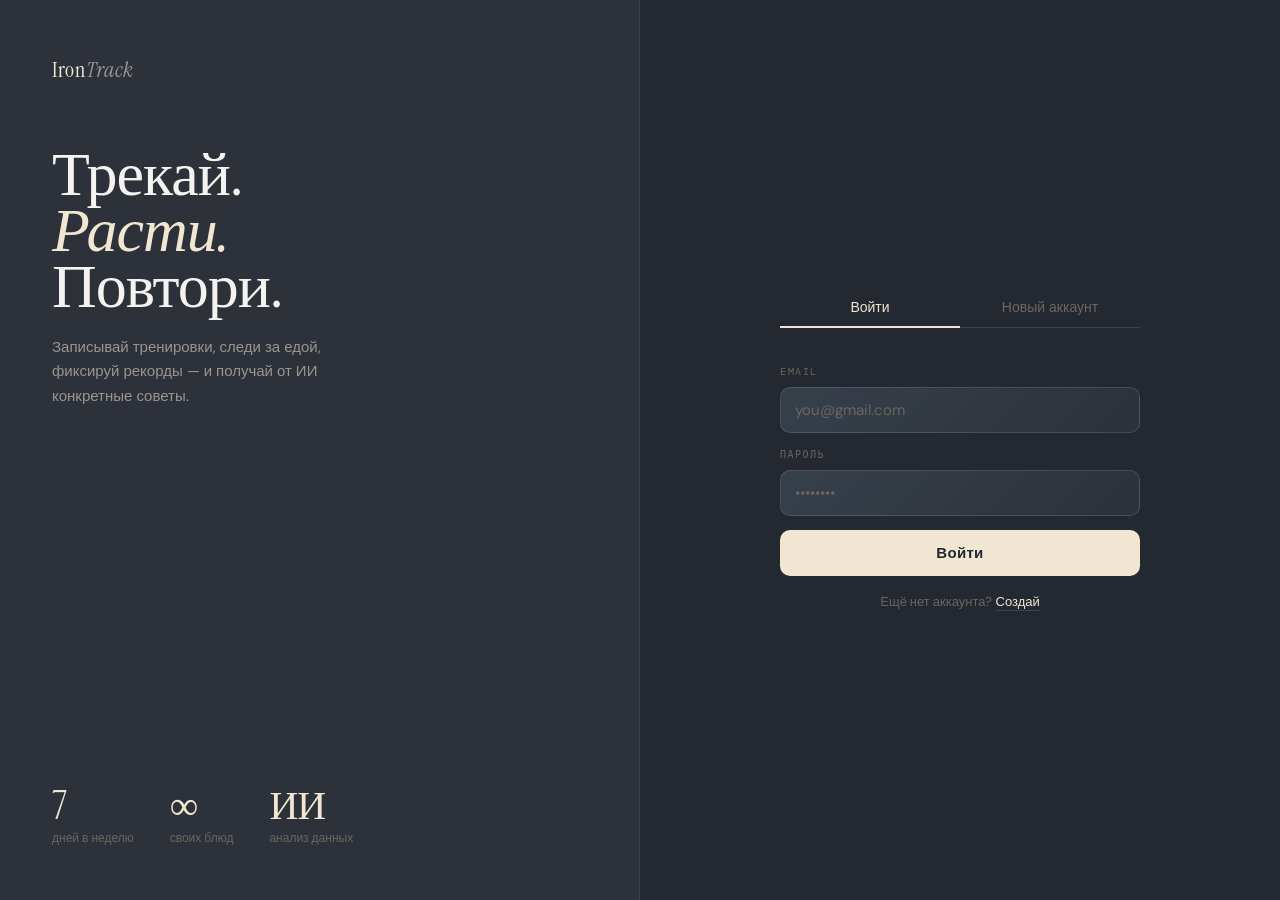
<file: login.html>
<!DOCTYPE html>
<html lang="ru">
<head>
<meta charset="UTF-8"/><meta name="viewport" content="width=device-width,initial-scale=1"/>
<title>IronTrack</title>
<link rel="stylesheet" href="_style.css"/>
<style>
body{display:grid;grid-template-columns:1fr 1fr;min-height:100vh;padding:0}
.left-panel{
  background:var(--bg2);border-right:1px solid var(--wire);
  padding:52px 52px;display:flex;flex-direction:column;justify-content:space-between;
  position:relative;overflow:hidden;
}
/* wave bg on left */
.left-panel::after{
  content:'';display:none;
}
.brand{
  font-family:'Instrument Serif',serif;font-size:22px;font-weight:400;
  letter-spacing:.5px;color:var(--cream);margin-bottom:60px;
  display:flex;align-items:baseline;gap:1px;
}
.brand span{color:var(--t2);font-style:italic}
.left-headline{
  font-family:'Instrument Serif',serif;
  font-size:62px;font-weight:400;line-height:.9;
  letter-spacing:-1px;color:var(--t0);margin-bottom:20px;
}
.left-headline em{font-style:italic;color:var(--cream)}
.left-sub{font-size:15px;color:var(--t2);line-height:1.65;max-width:320px}
.left-stats{display:flex;gap:36px;position:relative;z-index:1}
.ls-n{font-family:'Instrument Serif',serif;font-size:40px;font-weight:400;color:var(--cream);line-height:1;letter-spacing:-1px}
.ls-l{font-size:12px;color:var(--t3);margin-top:4px}

.right-panel{display:flex;align-items:center;justify-content:center;padding:40px 52px;background:var(--bg)}
.form-box{width:100%;max-width:360px}
.tab-row{display:flex;margin-bottom:36px;border-bottom:1px solid var(--wire2)}
.tab-btn{
  flex:1;padding:10px 0;background:transparent;border:none;border-bottom:2px solid transparent;
  margin-bottom:-1px;font-family:'DM Sans',sans-serif;font-size:14px;font-weight:500;
  color:var(--t3);cursor:pointer;transition:all .15s;
}
.tab-btn:hover{color:var(--t1)}
.tab-btn.active{color:var(--cream);border-bottom-color:var(--cream)}
.msg{padding:11px 14px;border-radius:10px;font-size:14px;margin-bottom:18px;display:none;line-height:1.5}
.msg.error{background:rgba(217,112,112,.07);border:1px solid rgba(217,112,112,.2);color:var(--red)}
.msg.success{background:rgba(109,191,138,.07);border:1px solid rgba(109,191,138,.2);color:var(--green)}
.field{margin-bottom:14px}
.field label{display:block;font-family:'DM Mono',monospace;font-size:10px;color:var(--t3);letter-spacing:1.5px;text-transform:uppercase;margin-bottom:7px}
.submit{
  width:100%;margin-top:6px;padding:13px;
  background:var(--cream);color:var(--bg);border:none;border-radius:10px;cursor:pointer;
  font-family:'DM Sans',sans-serif;font-size:15px;font-weight:600;letter-spacing:.3px;
  transition:background .15s;display:flex;align-items:center;justify-content:center;gap:8px;
}
.submit:hover{background:var(--cream2)}
.submit:disabled{opacity:.4;cursor:not-allowed}
.hint{margin-top:16px;font-size:13px;color:var(--t3);text-align:center}
.hint a{color:var(--t1);text-decoration:none;border-bottom:1px solid var(--wire2);transition:color .15s,border-color .15s}
.hint a:hover{color:var(--cream);border-color:var(--cream)}
@media(max-width:820px){
  body{grid-template-columns:1fr}
  .left-panel{display:none}
  .right-panel{min-height:100vh;padding:48px 24px}
  .form-box{max-width:100%}
  .submit{min-height:44px;font-size:15px}
}
@media(max-width:480px){
  .right-panel{padding:32px 16px}
  .form-box{max-width:100%}
  .tab-row{margin-bottom:28px}
  .tab-btn{padding:12px 0;font-size:13px;min-height:44px}
  .field{margin-bottom:12px}
  .field label{font-size:10px;margin-bottom:6px}
  input{font-size:16px;padding:12px 12px;min-height:44px}
  .submit{padding:12px;font-size:14px;min-height:44px}
  .msg{padding:10px 12px;font-size:13px}
  .hint{margin-top:14px;font-size:12px}
}
</style>
</head>
<body>
<div class="left-panel">
  <div>
    <div class="brand">Iron<span>Track</span></div>
    <div class="left-headline">Трекай.<br><em>Расти.</em><br>Повтори.</div>
    <p class="left-sub">Записывай тренировки, следи за едой, фиксируй рекорды — и получай от ИИ конкретные советы.</p>
  </div>
  <div class="left-stats">
    <div><div class="ls-n">7</div><div class="ls-l">дней в неделю</div></div>
    <div><div class="ls-n">∞</div><div class="ls-l">своих блюд</div></div>
    <div><div class="ls-n">ИИ</div><div class="ls-l">анализ данных</div></div>
  </div>
</div>
<div class="right-panel">
  <div class="form-box">
    <div class="tab-row">
      <button class="tab-btn active" onclick="showTab('login')">Войти</button>
      <button class="tab-btn" onclick="showTab('reg')">Новый аккаунт</button>
    </div>
    <div id="msg" class="msg"></div>
    <div id="f-login">
      <div class="field"><label>Email</label><input type="email" id="l-email" placeholder="you@gmail.com"/></div>
      <div class="field"><label>Пароль</label><input type="password" id="l-pass" placeholder="••••••••" onkeydown="if(event.key==='Enter')doLogin()"/></div>
      <button class="submit" id="l-btn" onclick="doLogin()">Войти</button>
      <p class="hint">Ещё нет аккаунта? <a href="#" onclick="showTab('reg')">Создай</a></p>
    </div>
    <div id="f-reg" style="display:none">
      <div class="field"><label>Email</label><input type="email" id="r-email" placeholder="you@gmail.com"/></div>
      <div class="field"><label>Пароль</label><input type="password" id="r-pass" placeholder="6+ символов"/></div>
      <div class="field"><label>Повтори пароль</label><input type="password" id="r-pass2" placeholder="ещё раз" onkeydown="if(event.key==='Enter')doReg()"/></div>
      <button class="submit" id="r-btn" onclick="doReg()">Создать аккаунт</button>
      <p class="hint">Уже есть? <a href="#" onclick="showTab('login')">Войти</a></p>
    </div>
  </div>
</div>
<script src="_supabase.js"></script>
<script>
if(getToken()&&getUser())window.location.href='index.html';
function showTab(t){document.querySelectorAll('.tab-btn').forEach((b,i)=>b.classList.toggle('active',(t==='login'&&i===0)||(t==='reg'&&i===1)));document.getElementById('f-login').style.display=t==='login'?'block':'none';document.getElementById('f-reg').style.display=t==='reg'?'block':'none';document.getElementById('msg').style.display='none';}
function showMsg(txt,tp='error'){const el=document.getElementById('msg');el.textContent=txt;el.className='msg '+tp;el.style.display='block';}
function setLoad(id,on,lbl){const b=document.getElementById(id);b.disabled=on;b.innerHTML=on?'<div class="spin"></div>':lbl;}
async function doLogin(){const em=document.getElementById('l-email').value.trim(),pw=document.getElementById('l-pass').value;if(!em||!pw)return showMsg('Заполни оба поля');setLoad('l-btn',true);try{await signIn(em,pw);window.location.href='index.html';}catch(e){showMsg(e.message.includes('Invalid')?'Неверный email или пароль':e.message);setLoad('l-btn',false,'Войти');}}
async function doReg(){const em=document.getElementById('r-email').value.trim(),pw=document.getElementById('r-pass').value,pw2=document.getElementById('r-pass2').value;if(!em||!pw)return showMsg('Заполни все поля');if(pw.length<6)return showMsg('Пароль — минимум 6 символов');if(pw!==pw2)return showMsg('Пароли не совпадают');setLoad('r-btn',true);try{const d=await signUp(em,pw);if(d.access_token)window.location.href='index.html';else{showMsg('Готово — теперь войди','success');setTimeout(()=>showTab('login'),1500);}}catch(e){showMsg(e.message.includes('registered')?'Этот email уже зарегистрирован':e.message);}finally{setLoad('r-btn',false,'Создать аккаунт');}}
</script>
<script>
(function(){
  function navigate(url){
    document.body.classList.add('leaving');
    setTimeout(function(){ window.location.href = url; }, 180);
  }
  document.addEventListener('click', function(e){
    var a = e.target.closest('a');
    if(!a) return;
    var href = a.getAttribute('href');
    if(!href || href.charAt(0)==='#' || href.startsWith('http') || href.startsWith('mailto') || a.target==='_blank') return;
    e.preventDefault();
    navigate(href);
  });
})();
</script>

</body>
</html>
</file>
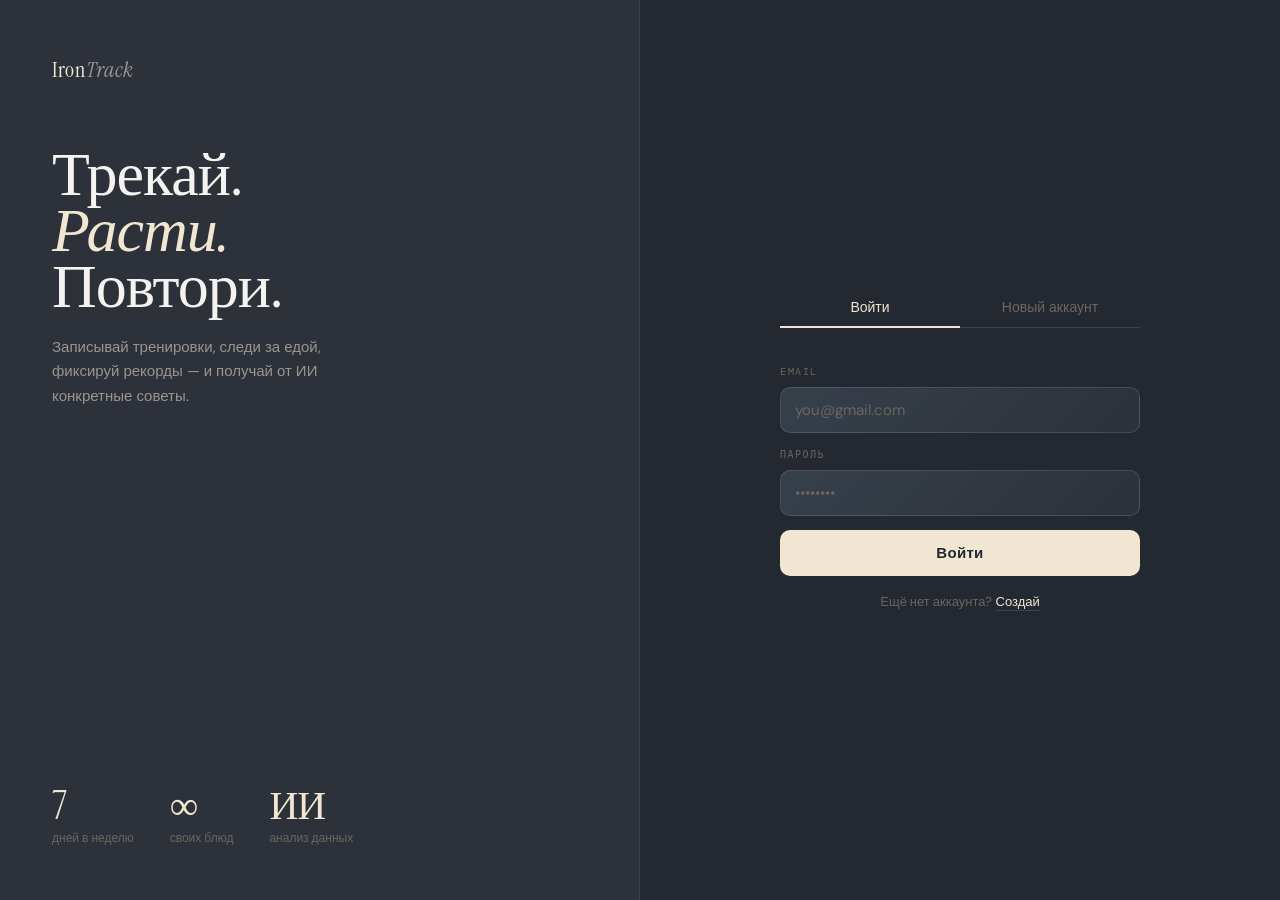
<file: profile.html>
<!DOCTYPE html>
<html lang="ru">
<head>
<meta charset="UTF-8"/><meta name="viewport" content="width=device-width,initial-scale=1"/>
<title>Профиль — IronTrack</title>
<link rel="stylesheet" href="_style.css"/>
<style>
body { overflow-x: hidden; }
.pw { padding: 0; max-width: 100%; }
.split { display: flex; min-height: 100vh; }

/* SIDEBAR */
.sidebar {
  position: fixed; top: 60px; left: 0; bottom: 0; width: 260px;
  background: var(--bg2); border-right: 1px solid var(--wire);
  display: flex; flex-direction: column; z-index: 100;
}
.sb-header { padding: 28px 22px 24px; border-bottom: 1px solid var(--wire); text-align: center; }
.avatar {
  width: 80px; height: 80px; border-radius: 50%;
  background: var(--bg4); border: 2px solid var(--wire2);
  margin: 0 auto 14px;
  display: flex; align-items: center; justify-content: center;
  font-family: 'Instrument Serif', serif; font-size: 32px; color: var(--cream);
  cursor: pointer; transition: border-color .2s; position: relative; overflow: hidden;
}
.avatar:hover { border-color: var(--cream); }
.avatar img { width: 100%; height: 100%; object-fit: cover; }
.avatar-hint { font-family: 'DM Mono', monospace; font-size: 9px; color: var(--t3); letter-spacing: 1px; text-transform: uppercase; margin-bottom: 12px; }
.sb-name { font-family: 'Instrument Serif', serif; font-size: 22px; color: var(--t0); margin-bottom: 3px; }
.sb-email { font-family: 'DM Mono', monospace; font-size: 11px; color: var(--t2); }
.sb-nav { flex: 1; padding: 8px 0; }
.sbn {
  width: 100%; padding: 12px 22px; background: transparent; border: none;
  display: flex; align-items: center; gap: 11px;
  cursor: pointer; color: var(--t2); font-family: 'DM Sans', sans-serif; font-size: 14px;
  text-align: left; transition: background .15s, color .15s; position: relative;
}
.sbn:hover { background: var(--bg3); color: var(--t0); }
.sbn.active { background: var(--bg3); color: var(--cream); font-weight: 500; }
.sbn.active::before { content: ''; position: absolute; left: 0; top: 8px; bottom: 8px; width: 3px; background: var(--cream); border-radius: 0 2px 2px 0; }
.sbn svg { width: 16px; height: 16px; flex-shrink: 0; }

/* CONTENT */
.content { margin-left: 260px; padding: 52px 52px 72px; flex: 1; }
.section { display: none; }
.section.active { display: block; }

/* SECTION HEADER */
.sec-hd { margin-bottom: 32px; padding-bottom: 24px; border-bottom: 1px solid var(--wire); }
.sec-eyebrow { font-family: 'DM Mono', monospace; font-size: 10px; color: var(--t2); letter-spacing: 2px; text-transform: uppercase; margin-bottom: 8px; }
.sec-title { font-family: 'Instrument Serif', serif; font-size: 44px; font-weight: 400; letter-spacing: -.5px; line-height: .95; }

/* FORM GRID */
.form-grid { display: grid; grid-template-columns: 1fr 1fr; gap: 20px; margin-bottom: 28px; }
.form-grid.wide { grid-template-columns: 1fr; }
.fblock { background: var(--bg2); border: 1px solid var(--wire); border-radius: 14px; padding: 24px 26px; }
.fb-title { font-family: 'DM Mono', monospace; font-size: 11px; color: var(--t1); letter-spacing: 1.5px; text-transform: uppercase; margin-bottom: 18px; font-weight: 500; }
.field { margin-bottom: 14px; }
.field:last-child { margin-bottom: 0; }
.field label { font-family: 'DM Mono', monospace; font-size: 11px; color: var(--t1); letter-spacing: 1px; text-transform: uppercase; display: block; margin-bottom: 6px; font-weight: 500; }
.field input, .field select, .field textarea { font-size: 14px; }
.field textarea { resize: vertical; min-height: 90px; }
.field-row { display: grid; grid-template-columns: 1fr 1fr; gap: 12px; }

/* GOAL BUTTONS */
.goal-grid { display: grid; grid-template-columns: repeat(3,1fr); gap: 8px; }
.goal-btn {
  padding: 12px 10px; background: var(--bg3); border: 1px solid var(--wire);
  border-radius: 10px; cursor: pointer; text-align: center; transition: all .15s;
  font-family: 'DM Sans', sans-serif;
}
.goal-btn:hover { border-color: var(--wire2); background: var(--bg4); }
.goal-btn.active { background: var(--cream-a); border-color: rgba(232,220,200,.25); }
.goal-icon { font-size: 20px; margin-bottom: 6px; }
.goal-label { font-size: 13px; font-weight: 600; color: var(--t0); margin-bottom: 2px; }
.goal-sub { font-size: 11px; color: var(--t2); }
.goal-btn.active .goal-label { color: var(--cream); }

/* STATS MINI */
.stats-mini { display: grid; grid-template-columns: repeat(4,1fr); gap: 10px; margin-bottom: 28px; }
.sm { background: var(--bg2); border: 1px solid var(--wire); border-radius: 12px; padding: 18px 16px; text-align: center; }
.sm-n { font-family: 'Instrument Serif', serif; font-size: 36px; color: var(--cream); line-height: 1; margin-bottom: 4px; }
.sm-l { font-family: 'DM Mono', monospace; font-size: 10px; color: var(--t2); text-transform: uppercase; letter-spacing: 1px; }

/* SAVE ROW */
.save-row { display: flex; justify-content: flex-end; margin-top: 8px; }

@media(max-width:860px){
  .sidebar { position: static; width: 100%; height: auto; top: auto; }
  .sb-nav { display: flex; overflow-x: auto; flex-direction: row; padding: 0; }
  .sbn { flex-direction: column; align-items: center; padding: 10px 14px; min-width: 70px; gap: 4px; font-size: 12px; border-right: 1px solid var(--wire); min-height: 44px; }
  .sbn.active::before { top: 0; left: 4px; right: 4px; bottom: auto; width: auto; height: 2px; }
  .content { margin-left: 0; padding: 24px 20px; }
  .form-grid { grid-template-columns: 1fr; gap: 16px; }
  .goal-grid { grid-template-columns: repeat(2,1fr); }
  .stats-mini { grid-template-columns: repeat(2,1fr); }
  .sec-title { font-size: 32px; }
}

@media(max-width:480px){
  .sidebar { padding: 0; }
  .sb-header { padding: 20px 16px 16px; text-align: center; }
  .avatar { width: 64px; height: 64px; margin: 0 auto 10px; font-size: 28px; }
  .avatar-hint { font-size: 8px; margin-bottom: 10px; }
  .sb-name { font-size: 18px; margin-bottom: 2px; }
  .sb-email { font-size: 10px; }
  .sb-nav { display: flex; overflow-x: auto; flex-direction: row; padding: 0; }
  .sbn { padding: 10px 12px; min-width: 60px; font-size: 11px; }
  .content { padding: 20px 12px; }
  .sec-hd { margin-bottom: 20px; padding-bottom: 16px; }
  .sec-title { font-size: 24px; }
  .sec-eyebrow { font-size: 9px; margin-bottom: 6px; }
  .form-grid { grid-template-columns: 1fr; gap: 12px; }
  .fblock { padding: 16px 14px; border-radius: 12px; }
  .fb-title { font-size: 10px; margin-bottom: 12px; }
  .field { margin-bottom: 10px; }
  .field label { font-size: 10px; margin-bottom: 5px; }
  .field input, .field select, .field textarea { font-size: 14px; padding: 10px 10px; min-height: 44px; }
  .field-row { grid-template-columns: 1fr; gap: 10px; }
  .goal-grid { grid-template-columns: 1fr; gap: 6px; }
  .goal-btn { padding: 10px 8px; border-radius: 8px; }
  .goal-icon { font-size: 18px; margin-bottom: 4px; }
  .goal-label { font-size: 12px; margin-bottom: 1px; }
  .goal-sub { font-size: 10px; }
  .stats-mini { grid-template-columns: 1fr 1fr; gap: 8px; margin-bottom: 20px; }
  .sm { padding: 14px 12px; border-radius: 10px; }
  .sm-n { font-size: 28px; margin-bottom: 3px; }
  .sm-l { font-size: 9px; }
  .save-row { margin-top: 6px; }
}
</style>
</head>
<body>
<div class="loader" id="loader">
  <div class="loader-logo">Iron<em>Track</em></div>
  <div class="loader-bar" aria-hidden="true"></div>
</div>

<nav class="nav">
  <a class="nav-logo" href="index.html">Iron<span>Track</span></a>
    <div class="nav-links">
    <a href="index.html">Главная</a>
    <a href="workout.html">Тренировки</a>
    <a href="nutrition.html">Питание</a>
    <a href="progress.html">Прогресс</a>
    <a href="stats.html">Статистика</a>
    <a href="diary.html">Дневник</a>
    <a href="ai.html">ИИ</a>
  </div>
  <div class="nav-right">
    <a href="profile.html" style="width:44px;height:44px;border-radius:50%;background:var(--bg3);border:1px solid var(--wire2);display:flex;align-items:center;justify-content:center;text-decoration:none;font-family:'Instrument Serif',serif;font-size:14px;color:var(--cream);transition:border-color .15s" id="nav-avatar">?</a><button class="nav-logout" onclick="doLogout()">Выйти</button>
    <a class="nav-cta" href="ai.html">✦ Анализ</a>
  </div>
  <button class="nav-hamburger" id="nav-hamburger" onclick="toggleNavMenu()">☰</button>
</nav>

<div class="pw">
  <div class="split">
    <aside class="sidebar">
      <div class="sb-header">
        <div class="avatar" id="avatar" onclick="document.getElementById('avatar-input').click()">
          <span id="avatar-letter">?</span>
          <img id="avatar-img" style="display:none"/>
        </div>
        <input type="file" id="avatar-input" accept="image/*" style="display:none" onchange="loadAvatar(this)"/>
        <div class="avatar-hint">нажми чтобы сменить</div>
        <div class="sb-name" id="sb-name">—</div>
        <div class="sb-email" id="sb-email">—</div>
      </div>
      <div class="sb-nav">
        <button class="sbn active" onclick="showTab('general',this)">
          <svg viewBox="0 0 16 16" fill="none" stroke="currentColor" stroke-width="1.6" stroke-linecap="round"><circle cx="8" cy="5" r="3"/><path d="M2 14c0-3.3 2.7-6 6-6s6 2.7 6 6"/></svg>
          Основное
        </button>
        <button class="sbn" onclick="showTab('body',this)">
          <svg viewBox="0 0 16 16" fill="none" stroke="currentColor" stroke-width="1.6" stroke-linecap="round"><path d="M8 2v12M5 5l3-3 3 3M5 11l3 3 3-3"/></svg>
          Тело и цели
        </button>
        <button class="sbn" onclick="showTab('stats',this)">
          <svg viewBox="0 0 16 16" fill="none" stroke="currentColor" stroke-width="1.6" stroke-linecap="round" stroke-linejoin="round"><rect x="2" y="8" width="3" height="6"/><rect x="6.5" y="5" width="3" height="9"/><rect x="11" y="2" width="3" height="12"/></svg>
          Сводка
        </button>
      </div>
    </aside>

    <div class="content" id="main-content" style="opacity:0;transition:opacity .2s ease">

      <!-- GENERAL -->
      <div class="section active" id="tab-general">
        <div class="sec-hd">
          <div class="sec-eyebrow">Профиль</div>
          <div class="sec-title">Основное</div>
        </div>
        <div class="form-grid">
          <div class="fblock">
            <div class="fb-title">Личные данные</div>
            <div class="field"><label>Имя</label><input type="text" id="p-name" placeholder="Как тебя зовут"/></div>
            <div class="field-row">
              <div class="field"><label>Дата рождения</label><input type="date" id="p-dob"/></div>
              <div class="field"><label>Пол</label><select id="p-gender"><option value="">—</option><option value="m">Мужской</option><option value="f">Женский</option></select></div>
            </div>
            <div class="field"><label>Город</label><input type="text" id="p-city" placeholder="Москва"/></div>
          </div>
          <div class="fblock">
            <div class="fb-title">О себе</div>
            <div class="field"><label>Bio</label><textarea id="p-bio" placeholder="Пару слов о себе, опыте, мотивации..."></textarea></div>
            <div class="field"><label>Опыт тренировок</label>
              <select id="p-exp">
                <option value="">—</option>
                <option value="beginner">Новичок (до 1 года)</option>
                <option value="inter">Средний (1–3 года)</option>
                <option value="advanced">Продвинутый (3+ лет)</option>
              </select>
            </div>
          </div>
        </div>
        <div class="save-row">
          <button class="btn btn-lime" onclick="saveProfile()">Сохранить</button>
        </div>
      </div>

      <!-- BODY & GOALS -->
      <div class="section" id="tab-body">
        <div class="sec-hd">
          <div class="sec-eyebrow">Профиль</div>
          <div class="sec-title">Тело и цели</div>
        </div>
        <div class="form-grid">
          <div class="fblock">
            <div class="fb-title">Параметры тела</div>
            <div class="field-row">
              <div class="field"><label>Вес кг</label><input type="number" id="p-weight" placeholder="80" min="30" max="250" step=".5"/></div>
              <div class="field"><label>Рост см</label><input type="number" id="p-height" placeholder="180" min="100" max="250"/></div>
            </div>
            <div class="field-row">
              <div class="field"><label>% жира</label><input type="number" id="p-fat" placeholder="15" min="3" max="60" step=".5"/></div>
              <div class="field"><label>Возраст</label><input type="number" id="p-age" placeholder="25" min="10" max="100"/></div>
            </div>
            <div class="field"><label>Уровень активности</label>
              <select id="p-activity">
                <option value="1.2">Сидячий образ жизни</option>
                <option value="1.375">Лёгкая активность (1–3 дня)</option>
                <option value="1.55" selected>Умеренная (3–5 дней)</option>
                <option value="1.725">Высокая (6–7 дней)</option>
                <option value="1.9">Очень высокая (спортсмен)</option>
              </select>
            </div>
          </div>
          <div class="fblock">
            <div class="fb-title">Цель</div>
            <div class="goal-grid">
              <div class="goal-btn active" data-goal="bulk" onclick="setGoal(this)">
                <div class="goal-icon">💪</div>
                <div class="goal-label">Масса</div>
                <div class="goal-sub">набор веса</div>
              </div>
              <div class="goal-btn" data-goal="cut" onclick="setGoal(this)">
                <div class="goal-icon">🔥</div>
                <div class="goal-label">Сушка</div>
                <div class="goal-sub">сжечь жир</div>
              </div>
              <div class="goal-btn" data-goal="strength" onclick="setGoal(this)">
                <div class="goal-icon">🏋️</div>
                <div class="goal-label">Сила</div>
                <div class="goal-sub">рост силы</div>
              </div>
              <div class="goal-btn" data-goal="maintain" onclick="setGoal(this)">
                <div class="goal-icon">⚖️</div>
                <div class="goal-label">Поддержание</div>
                <div class="goal-sub">держать форму</div>
              </div>
              <div class="goal-btn" data-goal="endurance" onclick="setGoal(this)">
                <div class="goal-icon">🏃</div>
                <div class="goal-label">Выносливость</div>
                <div class="goal-sub">кардио</div>
              </div>
              <div class="goal-btn" data-goal="health" onclick="setGoal(this)">
                <div class="goal-icon">❤️</div>
                <div class="goal-label">Здоровье</div>
                <div class="goal-sub">общее</div>
              </div>
            </div>
          </div>
        </div>
        <div class="fblock" style="margin-bottom:24px">
          <div class="fb-title">Целевые параметры</div>
          <div class="field-row">
            <div class="field"><label>Целевой вес кг</label><input type="number" id="p-target-weight" placeholder="75" min="30" max="250" step=".5"/></div>
            <div class="field"><label>Целевой % жира</label><input type="number" id="p-target-fat" placeholder="10" min="3" max="60" step=".5"/></div>
          </div>
          <div class="field"><label>Срок достижения</label><input type="date" id="p-deadline"/></div>
        </div>
        <div class="save-row">
          <button class="btn btn-lime" onclick="saveProfile()">Сохранить</button>
        </div>
      </div>

      <!-- STATS -->
      <div class="section" id="tab-stats">
        <div class="sec-hd">
          <div class="sec-eyebrow">Профиль</div>
          <div class="sec-title">Сводка</div>
        </div>
        <div class="stats-mini">
          <div class="sm"><div class="sm-n" id="st-days">—</div><div class="sm-l">Дней тренировок</div></div>
          <div class="sm"><div class="sm-n" id="st-ex">—</div><div class="sm-l">Упражнений всего</div></div>
          <div class="sm"><div class="sm-n" id="st-rec">—</div><div class="sm-l">Рекордов</div></div>
          <div class="sm"><div class="sm-n" id="st-meals">—</div><div class="sm-l">Блюд записано</div></div>
        </div>
        <div class="form-grid">
          <div class="fblock">
            <div class="fb-title">Топ упражнения</div>
            <div id="st-top-ex"><div style="color:var(--t3);font-family:'DM Mono',monospace;font-size:12px">загрузка...</div></div>
          </div>
          <div class="fblock">
            <div class="fb-title">Расчёт TDEE</div>
            <div id="st-tdee-block"><div style="color:var(--t3);font-family:'DM Mono',monospace;font-size:12px">Заполни параметры тела</div></div>
          </div>
        </div>
      </div>

    </div>
  </div>
</div>
<div class="toast" id="toast"></div>
<script src="config.js"></script>
<script src="_supabase.js"></script>
<script>
requireAuth(); const user = getUser();
async function doLogout(){ await signOut(); window.location.href='login.html'; }

const email = user?.email||'';
document.getElementById('sb-email').textContent = email;
document.getElementById('avatar-letter').textContent = email.charAt(0).toUpperCase();

let profile = {}, currentGoal = 'bulk';
const STORAGE_KEY = 'irontrack_profile';

function loadLocal(){
  try { profile = JSON.parse(localStorage.getItem(STORAGE_KEY))||{}; } catch(e){ profile={}; }
  applyProfile();
}

function applyProfile(){
  const p = profile;
  if(p.name){ document.getElementById('p-name').value=p.name; document.getElementById('sb-name').textContent=p.name; }
  else document.getElementById('sb-name').textContent = email.split('@')[0];
  if(p.dob) document.getElementById('p-dob').value=p.dob;
  if(p.gender) document.getElementById('p-gender').value=p.gender;
  if(p.city) document.getElementById('p-city').value=p.city;
  if(p.bio) document.getElementById('p-bio').value=p.bio;
  if(p.exp) document.getElementById('p-exp').value=p.exp;
  if(p.weight) document.getElementById('p-weight').value=p.weight;
  if(p.height) document.getElementById('p-height').value=p.height;
  if(p.fat) document.getElementById('p-fat').value=p.fat;
  if(p.age) document.getElementById('p-age').value=p.age;
  if(p.activity) document.getElementById('p-activity').value=p.activity;
  if(p.targetWeight) document.getElementById('p-target-weight').value=p.targetWeight;
  if(p.targetFat) document.getElementById('p-target-fat').value=p.targetFat;
  if(p.deadline) document.getElementById('p-deadline').value=p.deadline;
  if(p.goal){ currentGoal=p.goal; document.querySelectorAll('.goal-btn').forEach(b=>b.classList.toggle('active',b.dataset.goal===p.goal)); }
  if(p.avatar){ document.getElementById('avatar-img').src=p.avatar; document.getElementById('avatar-img').style.display='block'; document.getElementById('avatar-letter').style.display='none'; }
}

function saveProfile(){
  profile.name = document.getElementById('p-name').value;
  profile.dob = document.getElementById('p-dob').value;
  profile.gender = document.getElementById('p-gender').value;
  profile.city = document.getElementById('p-city').value;
  profile.bio = document.getElementById('p-bio').value;
  profile.exp = document.getElementById('p-exp').value;
  profile.weight = document.getElementById('p-weight').value;
  profile.height = document.getElementById('p-height').value;
  profile.fat = document.getElementById('p-fat').value;
  profile.age = document.getElementById('p-age').value;
  profile.activity = document.getElementById('p-activity').value;
  profile.targetWeight = document.getElementById('p-target-weight').value;
  profile.targetFat = document.getElementById('p-target-fat').value;
  profile.deadline = document.getElementById('p-deadline').value;
  profile.goal = currentGoal;
  localStorage.setItem(STORAGE_KEY, JSON.stringify(profile));
  if(profile.name) document.getElementById('sb-name').textContent = profile.name;
  toast('сохранено','ok');
}

function setGoal(btn){ document.querySelectorAll('.goal-btn').forEach(b=>b.classList.remove('active')); btn.classList.add('active'); currentGoal=btn.dataset.goal; }

function loadAvatar(input){
  const file = input.files[0]; if(!file) return;
  const reader = new FileReader();
  reader.onload = e => {
    profile.avatar = e.target.result;
    document.getElementById('avatar-img').src = e.target.result;
    document.getElementById('avatar-img').style.display = 'block';
    document.getElementById('avatar-letter').style.display = 'none';
    localStorage.setItem(STORAGE_KEY, JSON.stringify(profile));
    toast('фото обновлено','ok');
  };
  reader.readAsDataURL(file);
}

function showTab(id, btn){
  document.querySelectorAll('.section').forEach(s=>s.classList.remove('active'));
  document.querySelectorAll('.sbn').forEach(b=>b.classList.remove('active'));
  document.getElementById('tab-'+id).classList.add('active');
  btn.classList.add('active');
  if(id==='stats') loadStats();
}

async function loadStats(){
  try{
    const [wR,nR,pR] = await Promise.all([
      dbGet('workouts',`user_id=eq.${user.id}`),
      dbGet('nutrition',`user_id=eq.${user.id}`),
      dbGet('progress',`user_id=eq.${user.id}&limit=1`)
    ]);
    const fw = (wR||[]).filter(r=>r.exercises?.length);
    const totalEx = fw.reduce((s,r)=>s+r.exercises.length,0);
    const prs = pR&&pR[0]?pR[0].records||[]:[];
    const meals = (nR||[]).reduce((s,r)=>s+(r.meals||[]).filter(m=>m.name).length,0);
    document.getElementById('st-days').textContent = fw.length;
    document.getElementById('st-ex').textContent = totalEx;
    document.getElementById('st-rec').textContent = prs.filter(r=>r.type==='record').length;
    document.getElementById('st-meals').textContent = meals;

    // top exercises
    const exCount = {};
    fw.forEach(r=>r.exercises.forEach(e=>{ exCount[e.name]=(exCount[e.name]||0)+1; }));
    const sorted = Object.entries(exCount).sort((a,b)=>b[1]-a[1]).slice(0,5);
    document.getElementById('st-top-ex').innerHTML = sorted.length
      ? sorted.map(([name,cnt])=>`<div style="display:flex;justify-content:space-between;align-items:center;padding:8px 0;border-bottom:1px solid var(--wire);font-size:13px;color:var(--t0)"><span>${name}</span><span style="font-family:'DM Mono',monospace;font-size:11px;color:var(--t2)">${cnt} дней</span></div>`).join('')
      : '<div style="color:var(--t3);font-family:\'DM Mono\',monospace;font-size:12px">нет данных</div>';

    // TDEE
    const w=+profile.weight,h=+profile.height,a=+profile.age,act=+(profile.activity||1.55);
    if(w&&h&&a){
      const bmr = 10*w+6.25*h-5*a+5;
      const tdee = Math.round(bmr*act);
      const goalKcal = {bulk:tdee+400,cut:tdee-500,strength:tdee+200,maintain:tdee,endurance:tdee+100,health:tdee};
      const target = goalKcal[currentGoal]||tdee;
      document.getElementById('st-tdee-block').innerHTML = `
        <div style="display:flex;justify-content:space-between;padding:7px 0;border-bottom:1px solid var(--wire);font-size:13px"><span style="color:var(--t1)">Базовый обмен (BMR)</span><span style="font-family:'DM Mono',monospace;color:var(--t0)">${Math.round(bmr)} ккал</span></div>
        <div style="display:flex;justify-content:space-between;padding:7px 0;border-bottom:1px solid var(--wire);font-size:13px"><span style="color:var(--t1)">TDEE (с активностью)</span><span style="font-family:'DM Mono',monospace;color:var(--cream)">${tdee} ккал</span></div>
        <div style="display:flex;justify-content:space-between;padding:7px 0;border-bottom:1px solid var(--wire);font-size:13px"><span style="color:var(--t1)">Под цель</span><span style="font-family:'DM Mono',monospace;color:var(--green)">${target} ккал</span></div>
        <div style="display:flex;justify-content:space-between;padding:7px 0;font-size:13px"><span style="color:var(--t1)">Белок</span><span style="font-family:'DM Mono',monospace;color:var(--t0)">${Math.round(w*1.8)} г/день</span></div>`;
    }
  }catch(e){console.error(e);}
}

function toast(msg,tp){ const t=document.getElementById('toast'); t.textContent=msg; t.className='toast show '+tp; setTimeout(()=>t.className='toast',2200); }

loadLocal();
document.getElementById('main-content').style.opacity='1';
</script>
<script>
function toggleNavMenu(){
  var links = document.querySelector('.nav-links');
  if(!links) return;
  links.classList.toggle('mobile-open');
}

(function(){
  function navigate(url){ document.body.classList.add('leaving'); setTimeout(function(){ window.location.href=url; },180); }
  document.addEventListener('click',function(e){
    var a=e.target.closest('a'); if(!a) return;
    var href=a.getAttribute('href');
    if(!href||href.charAt(0)==='#'||href.startsWith('http')||href.startsWith('mailto')||a.target==='_blank') return;
    e.preventDefault(); navigate(href);
  });
})();
</script>
</body>
</html>
</file>
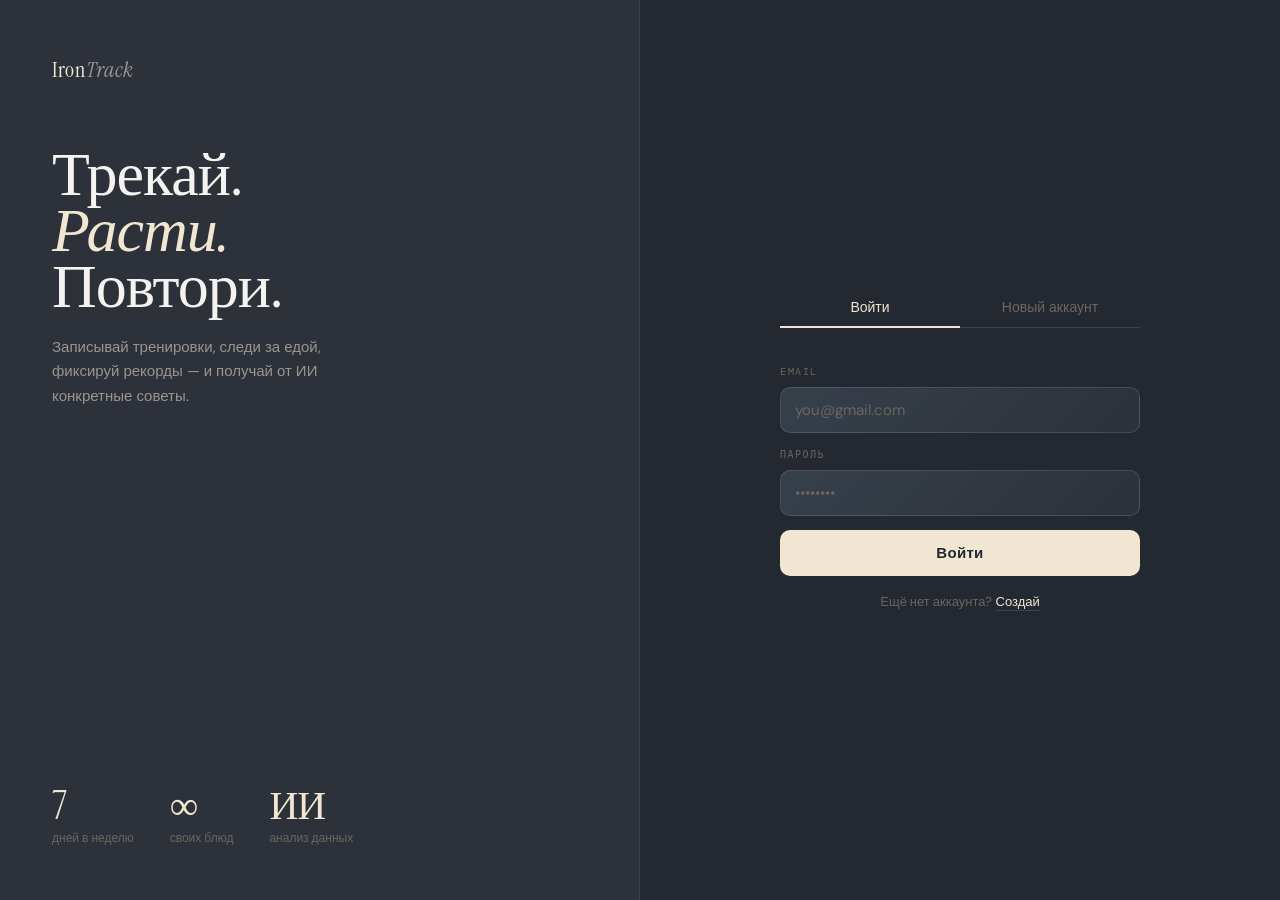
<file: stats.html>
<!DOCTYPE html>
<html lang="ru">
<head>
<meta charset="UTF-8"/><meta name="viewport" content="width=device-width,initial-scale=1"/>
<title>Статистика — IronTrack</title>
<link rel="stylesheet" href="_style.css"/>
<style>
body { overflow-x: hidden; }
.pw { padding: 0; max-width: 100%; }
.split { display: flex; min-height: 100vh; }

/* SIDEBAR */
.sidebar {
  position: fixed; top: 60px; left: 0; bottom: 0; width: 260px;
  background: var(--bg2); border-right: 1px solid var(--wire);
  display: flex; flex-direction: column; z-index: 100;
}
.sb-header { padding: 24px 22px 16px; border-bottom: 1px solid var(--wire); }
.sb-title { font-family: 'Instrument Serif', serif; font-size: 26px; font-weight: 400; color: var(--t0); margin-bottom: 3px; }
.sb-sub { font-family: 'DM Mono', monospace; font-size: 10px; color: var(--t2); letter-spacing: 2px; text-transform: uppercase; }
.sb-nav { flex: 1; padding: 8px 0; }
.sbn {
  width: 100%; padding: 12px 22px; background: transparent; border: none;
  display: flex; align-items: center; gap: 11px;
  cursor: pointer; color: var(--t2); font-family: 'DM Sans', sans-serif; font-size: 14px;
  text-align: left; transition: background .15s, color .15s; position: relative;
}
.sbn:hover { background: var(--bg3); color: var(--t0); }
.sbn.active { background: var(--bg3); color: var(--cream); font-weight: 500; }
.sbn.active::before { content: ''; position: absolute; left: 0; top: 8px; bottom: 8px; width: 3px; background: var(--cream); border-radius: 0 2px 2px 0; }
.sbn svg { width: 15px; height: 15px; flex-shrink: 0; }

/* CONTENT */
.content { margin-left: 260px; padding: 52px 52px 72px; flex: 1; }
.section { display: none; }
.section.active { display: block; }

/* SECTION HEADER */
.sec-hd { margin-bottom: 32px; padding-bottom: 24px; border-bottom: 1px solid var(--wire); display: flex; align-items: flex-end; justify-content: space-between; }
.sec-left .sec-eyebrow { font-family: 'DM Mono', monospace; font-size: 10px; color: var(--t2); letter-spacing: 2px; text-transform: uppercase; margin-bottom: 8px; }
.sec-title { font-family: 'Instrument Serif', serif; font-size: 44px; font-weight: 400; letter-spacing: -.5px; line-height: .95; }

/* KPI ROW */
.kpi-row { display: grid; grid-template-columns: repeat(4,1fr); gap: 12px; margin-bottom: 28px; }
.kpi {
  background: var(--bg2); border: 1px solid var(--wire); border-radius: 14px;
  padding: 22px 20px; position: relative; overflow: hidden;
}
.kpi::before { content: ''; position: absolute; top: 0; left: 0; right: 0; height: 2px; opacity: 0; transition: opacity .2s; }
.kpi:hover::before { opacity: .6; }
.kpi.c1::before { background: linear-gradient(90deg,transparent,var(--cream),transparent); }
.kpi.c2::before { background: linear-gradient(90deg,transparent,var(--green),transparent); }
.kpi.c3::before { background: linear-gradient(90deg,transparent,var(--blue),transparent); }
.kpi.c4::before { background: linear-gradient(90deg,transparent,var(--amber),transparent); }
.kpi-n { font-family: 'Instrument Serif', serif; font-size: 44px; line-height: 1; letter-spacing: -1px; margin-bottom: 6px; }
.kpi-l { font-size: 13px; color: var(--t1); font-weight: 500; }
.kpi-s { font-family: 'DM Mono', monospace; font-size: 10px; color: var(--t2); margin-top: 4px; }

/* CHARTS */
.charts-grid { display: grid; grid-template-columns: 1fr 1fr; gap: 16px; margin-bottom: 20px; }
.chart-card { background: var(--bg2); border: 1px solid var(--wire); border-radius: 14px; padding: 22px 24px; }
.chart-card.wide { grid-column: 1/-1; }
.chart-ttl { font-family: 'DM Mono', monospace; font-size: 11px; color: var(--t1); letter-spacing: 1.5px; text-transform: uppercase; margin-bottom: 18px; font-weight: 500; }

/* BAR CHART */
.bar-chart { display: flex; align-items: flex-end; gap: 6px; height: 120px; }
.bar-col { flex: 1; display: flex; flex-direction: column; align-items: center; gap: 5px; }
.bar { width: 100%; border-radius: 4px 4px 0 0; background: var(--cream-a); border: 1px solid rgba(232,220,200,.15); transition: all .3s; min-height: 2px; position: relative; cursor: pointer; }
.bar:hover { background: rgba(232,220,200,.2); }
.bar-lbl { font-family: 'DM Mono', monospace; font-size: 9px; color: var(--t2); text-transform: uppercase; }
.bar-val { font-family: 'DM Mono', monospace; font-size: 9px; color: var(--t3); }

/* LINE CHART (SVG) */
.line-chart-wrap { position: relative; height: 140px; }
.line-chart-wrap svg { width: 100%; height: 100%; }

/* EXERCISE LIST */
.ex-list { display: flex; flex-direction: column; gap: 6px; }
.ex-row { display: flex; align-items: center; gap: 12px; }
.ex-name { font-size: 13px; color: var(--t0); flex: 1; white-space: nowrap; overflow: hidden; text-overflow: ellipsis; }
.ex-bar-wrap { width: 120px; height: 4px; background: var(--bg4); border-radius: 2px; overflow: hidden; }
.ex-bar-fill { height: 100%; background: var(--cream); border-radius: 2px; }
.ex-cnt { font-family: 'DM Mono', monospace; font-size: 11px; color: var(--t2); min-width: 40px; text-align: right; }

/* HEATMAP */
.heatmap { display: grid; grid-template-columns: repeat(7,1fr); gap: 4px; }
.hm-cell {
  aspect-ratio: 1; border-radius: 3px; background: var(--bg3);
  transition: background .2s; cursor: default; position: relative;
}
.hm-cell.has-1 { background: rgba(232,220,200,.15); }
.hm-cell.has-2 { background: rgba(232,220,200,.3); }
.hm-cell.has-3 { background: rgba(232,220,200,.5); }
.hm-cell.has-4 { background: rgba(232,220,200,.75); }
.hm-cell.has-5 { background: var(--cream); }
.hm-days { display: flex; gap: 4px; margin-bottom: 6px; }
.hm-day { flex: 1; font-family: 'DM Mono', monospace; font-size: 9px; color: var(--t3); text-align: center; text-transform: uppercase; }
.hm-legend { display: flex; align-items: center; gap: 6px; margin-top: 10px; justify-content: flex-end; }
.hm-leg-lbl { font-family: 'DM Mono', monospace; font-size: 9px; color: var(--t3); }
.hm-leg-cell { width: 12px; height: 12px; border-radius: 2px; }

/* RECORDS TABLE */
.rec-table { width: 100%; border-collapse: collapse; }
.rec-table th { font-family: 'DM Mono', monospace; font-size: 10px; color: var(--t1); text-transform: uppercase; letter-spacing: 1px; padding: 8px 12px; text-align: left; border-bottom: 1px solid var(--wire); font-weight: 500; }
.rec-table td { padding: 11px 12px; border-bottom: 1px solid var(--wire); font-size: 13px; color: var(--t0); }
.rec-table tr:last-child td { border-bottom: none; }
.rec-table tr:hover td { background: rgba(255,255,255,.015); }
.rec-weight { font-family: 'Instrument Serif', serif; font-size: 22px; color: var(--cream); }
.rec-diff { font-family: 'DM Mono', monospace; font-size: 11px; }
.rec-diff.up { color: var(--green); }

@media(max-width:860px){
  .sidebar { position: static; width: 100%; height: auto; top: auto; }
  .sb-nav { display: flex; overflow-x: auto; flex-direction: row; padding: 0; }
  .sbn { flex-direction: column; align-items: center; padding: 10px 14px; min-width: 70px; gap: 4px; font-size: 12px; border-right: 1px solid var(--wire); min-height: 44px; }
  .sbn.active::before { top: 0; left: 4px; right: 4px; bottom: auto; width: auto; height: 2px; }
  .content { margin-left: 0; padding: 24px 20px; }
  .kpi-row { grid-template-columns: repeat(2,1fr); }
  .charts-grid { grid-template-columns: 1fr; }
  .sec-title { font-size: 32px; }
}

@media(max-width:480px){
  .sidebar { padding: 0; }
  .sb-header { padding: 16px 16px 12px; }
  .sb-title { font-size: 20px; }
  .sb-nav { padding: 0; }
  .sbn { padding: 10px 12px; min-width: 60px; font-size: 11px; }
  .content { padding: 20px 12px; }
  .sec-hd { margin-bottom: 20px; padding-bottom: 16px; flex-direction: column; align-items: flex-start; }
  .sec-title { font-size: 24px; }
  .sec-eyebrow { font-size: 9px; margin-bottom: 6px; }
  .kpi-row { grid-template-columns: 1fr; gap: 10px; }
  .kpi { padding: 16px 14px; border-radius: 12px; }
  .kpi-n { font-size: 32px; margin-bottom: 4px; }
  .kpi-l { font-size: 12px; }
  .kpi-s { font-size: 9px; margin-top: 3px; }
  .charts-grid { gap: 12px; }
  .chart-card { padding: 16px 14px; border-radius: 12px; }
  .chart-ttl { font-size: 10px; margin-bottom: 14px; }
  .bar-chart { height: 100px; gap: 4px; }
  .bar-lbl { font-size: 8px; }
  .bar-val { font-size: 8px; }
  .line-chart-wrap { height: 100px; }
  .ex-list { gap: 4px; }
  .ex-row { gap: 10px; }
  .ex-name { font-size: 12px; }
  .ex-bar-wrap { width: 80px; }
  .ex-cnt { font-size: 10px; }
  .heatmap { gap: 3px; }
  .hm-cell { border-radius: 2px; }
  .hm-day { font-size: 8px; }
  .hm-leg-lbl { font-size: 8px; }
  .hm-leg-cell { width: 10px; height: 10px; }
  .rec-table { font-size: 12px; }
  .rec-table th { font-size: 9px; padding: 8px 10px; }
  .rec-table td { padding: 10px 10px; font-size: 12px; }
  .rec-weight { font-size: 18px; }
}
</style>
</head>
<body>
<div class="loader" id="loader">
  <div class="loader-logo">Iron<em>Track</em></div>
  <div class="loader-bar" aria-hidden="true"></div>
</div>

<nav class="nav">
  <a class="nav-logo" href="index.html">Iron<span>Track</span></a>
    <div class="nav-links">
    <a href="index.html">Главная</a>
    <a href="workout.html">Тренировки</a>
    <a href="nutrition.html">Питание</a>
    <a href="progress.html">Прогресс</a>
    <a href="stats.html" class="active">Статистика</a>
    <a href="diary.html">Дневник</a>
    <a href="ai.html">ИИ</a>
  </div>
  <div class="nav-right">
    <a href="profile.html" style="width:44px;height:44px;border-radius:50%;background:var(--bg3);border:1px solid var(--wire2);display:flex;align-items:center;justify-content:center;text-decoration:none;font-family:'Instrument Serif',serif;font-size:14px;color:var(--cream);transition:border-color .15s" id="nav-avatar">?</a><button class="nav-logout" onclick="doLogout()">Выйти</button>
    <a class="nav-cta" href="ai.html">✦ Анализ</a>
  </div>
  <button class="nav-hamburger" id="nav-hamburger" onclick="toggleNavMenu()">☰</button>
</nav>

<div class="pw">
  <div class="split">
    <aside class="sidebar">
      <div class="sb-header">
        <div class="sb-title">Статистика</div>
        <div class="sb-sub">Анализ данных</div>
      </div>
      <div class="sb-nav">
        <button class="sbn active" onclick="showTab('overview',this)">
          <svg viewBox="0 0 16 16" fill="none" stroke="currentColor" stroke-width="1.6" stroke-linecap="round" stroke-linejoin="round"><rect x="2" y="2" width="5" height="5" rx="1"/><rect x="9" y="2" width="5" height="5" rx="1"/><rect x="2" y="9" width="5" height="5" rx="1"/><rect x="9" y="9" width="5" height="5" rx="1"/></svg>
          Обзор
        </button>
        <button class="sbn" onclick="showTab('workouts',this)">
          <svg viewBox="0 0 16 16" fill="none" stroke="currentColor" stroke-width="1.6" stroke-linecap="round"><path d="M2 8h12M4 5.5l-2 2.5 2 2.5M12 5.5l2 2.5-2 2.5"/></svg>
          Тренировки
        </button>
        <button class="sbn" onclick="showTab('records',this)">
          <svg viewBox="0 0 16 16" fill="none" stroke="currentColor" stroke-width="1.6" stroke-linecap="round" stroke-linejoin="round"><polyline points="2,12 6,7.5 9.5,9.5 14,4"/><polyline points="11,4 14,4 14,7"/></svg>
          Рекорды
        </button>
        <button class="sbn" onclick="showTab('nutrition',this)">
          <svg viewBox="0 0 16 16" fill="none" stroke="currentColor" stroke-width="1.6" stroke-linecap="round" stroke-linejoin="round"><path d="M5 2v5a3 3 0 006 0V2"/><line x1="8" y1="10" x2="8" y2="14"/><line x1="5" y1="14" x2="11" y2="14"/></svg>
          Питание
        </button>
      </div>
    </aside>

    <div class="content" id="main-content" style="opacity:0;transition:opacity .2s ease">

      <!-- OVERVIEW -->
      <div class="section active" id="tab-overview">
        <div class="sec-hd">
          <div class="sec-left">
            <div class="sec-eyebrow">Статистика</div>
            <div class="sec-title">Обзор</div>
          </div>
        </div>
        <div class="kpi-row">
          <div class="kpi c1"><div class="kpi-n" id="ov-days" style="color:var(--cream)">—</div><div class="kpi-l">Дней тренировок</div><div class="kpi-s" id="ov-days-s">загрузка...</div></div>
          <div class="kpi c2"><div class="kpi-n" id="ov-vol" style="color:var(--green)">—</div><div class="kpi-l">Упражнений всего</div><div class="kpi-s" id="ov-vol-s">за всё время</div></div>
          <div class="kpi c3"><div class="kpi-n" id="ov-rec" style="color:var(--blue)">—</div><div class="kpi-l">Рекордов</div><div class="kpi-s" id="ov-rec-s">личные максимумы</div></div>
          <div class="kpi c4"><div class="kpi-n" id="ov-streak" style="color:var(--amber)">—</div><div class="kpi-l">Лучший рекорд</div><div class="kpi-s" id="ov-streak-s">кг</div></div>
        </div>
        <div class="charts-grid">
          <div class="chart-card wide">
            <div class="chart-ttl">Активность по дням недели</div>
            <div class="bar-chart" id="weekday-chart"></div>
          </div>
          <div class="chart-card">
            <div class="chart-ttl">Топ упражнений</div>
            <div class="ex-list" id="top-ex"></div>
          </div>
          <div class="chart-card">
            <div class="chart-ttl">Тепловая карта недели</div>
            <div class="hm-days"><span class="hm-day">пн</span><span class="hm-day">вт</span><span class="hm-day">ср</span><span class="hm-day">чт</span><span class="hm-day">пт</span><span class="hm-day">сб</span><span class="hm-day">вс</span></div>
            <div class="heatmap" id="heatmap"></div>
            <div class="hm-legend">
              <span class="hm-leg-lbl">меньше</span>
              <div class="hm-leg-cell" style="background:var(--bg3)"></div>
              <div class="hm-leg-cell" style="background:rgba(232,220,200,.15)"></div>
              <div class="hm-leg-cell" style="background:rgba(232,220,200,.35)"></div>
              <div class="hm-leg-cell" style="background:rgba(232,220,200,.6)"></div>
              <div class="hm-leg-cell" style="background:var(--cream)"></div>
              <span class="hm-leg-lbl">больше</span>
            </div>
          </div>
        </div>
      </div>

      <!-- WORKOUTS -->
      <div class="section" id="tab-workouts">
        <div class="sec-hd">
          <div class="sec-left">
            <div class="sec-eyebrow">Статистика</div>
            <div class="sec-title">Тренировки</div>
          </div>
        </div>
        <div class="kpi-row">
          <div class="kpi c1"><div class="kpi-n" id="w-days" style="color:var(--cream)">—</div><div class="kpi-l">Дней в неделе</div></div>
          <div class="kpi c2"><div class="kpi-n" id="w-ex-avg" style="color:var(--green)">—</div><div class="kpi-l">Упр. в среднем</div><div class="kpi-s">за тренировку</div></div>
          <div class="kpi c3"><div class="kpi-n" id="w-sets" style="color:var(--blue)">—</div><div class="kpi-l">Подходов всего</div></div>
          <div class="kpi c4"><div class="kpi-n" id="w-reps" style="color:var(--amber)">—</div><div class="kpi-l">Повторений всего</div></div>
        </div>
        <div class="chart-card">
          <div class="chart-ttl">Упражнения по группам мышц</div>
          <div id="muscle-chart" class="ex-list"></div>
        </div>
      </div>

      <!-- RECORDS -->
      <div class="section" id="tab-records">
        <div class="sec-hd">
          <div class="sec-left">
            <div class="sec-eyebrow">Статистика</div>
            <div class="sec-title">Рекорды</div>
          </div>
        </div>
        <div class="chart-card">
          <div class="chart-ttl">Все рекорды</div>
          <table class="rec-table" id="rec-table">
            <thead><tr><th>Упражнение</th><th>Тип</th><th>Вес</th><th>Повторы</th><th>Прогресс</th><th>Записей</th></tr></thead>
            <tbody id="rec-tbody"></tbody>
          </table>
        </div>
      </div>

      <!-- NUTRITION -->
      <div class="section" id="tab-nutrition">
        <div class="sec-hd">
          <div class="sec-left">
            <div class="sec-eyebrow">Статистика</div>
            <div class="sec-title">Питание</div>
          </div>
        </div>
        <div class="kpi-row">
          <div class="kpi c1"><div class="kpi-n" id="n-days" style="color:var(--cream)">—</div><div class="kpi-l">Дней записано</div></div>
          <div class="kpi c2"><div class="kpi-n" id="n-meals" style="color:var(--green)">—</div><div class="kpi-l">Блюд всего</div></div>
          <div class="kpi c3"><div class="kpi-n" id="n-avg-kcal" style="color:var(--blue)">—</div><div class="kpi-l">Ккал в среднем</div><div class="kpi-s">в день</div></div>
          <div class="kpi c4"><div class="kpi-n" id="n-max-kcal" style="color:var(--amber)">—</div><div class="kpi-l">Максимум ккал</div><div class="kpi-s">за день</div></div>
        </div>
        <div class="chart-card wide">
          <div class="chart-ttl">Калории по дням</div>
          <div class="bar-chart" id="kcal-chart"></div>
        </div>
      </div>

    </div>
  </div>
</div>

<script src="config.js"></script>
<script src="_supabase.js"></script>
<script>
requireAuth(); const user = getUser();
async function doLogout(){ await signOut(); window.location.href='login.html'; }

const DAYS_RU = {mon:'Пн',tue:'Вт',wed:'Ср',thu:'Чт',fri:'Пт',sat:'Сб',sun:'Вс'};
const DAYS_ORDER = ['mon','tue','wed','thu','fri','sat','sun'];
let allW=[], allN=[], allP=[];

async function init(){
  try{
    const [wR,nR,pR] = await Promise.all([
      dbGet('workouts',`user_id=eq.${user.id}`),
      dbGet('nutrition',`user_id=eq.${user.id}`),
      dbGet('progress',`user_id=eq.${user.id}&limit=1`)
    ]);
    allW = (wR||[]).filter(r=>r.exercises?.length);
    allN = (nR||[]).filter(r=>r.meals?.some(m=>m.name));
    allP = pR&&pR[0]?pR[0].records||[]:[];
  }catch(e){console.error(e);}
  renderOverview();
  document.getElementById('main-content').style.opacity='1';
}

function showTab(id,btn){
  document.querySelectorAll('.section').forEach(s=>s.classList.remove('active'));
  document.querySelectorAll('.sbn').forEach(b=>b.classList.remove('active'));
  document.getElementById('tab-'+id).classList.add('active');
  btn.classList.add('active');
  if(id==='overview') renderOverview();
  if(id==='workouts') renderWorkouts();
  if(id==='records') renderRecords();
  if(id==='nutrition') renderNutrition();
}

function renderOverview(){
  const totalEx = allW.reduce((s,r)=>s+r.exercises.length,0);
  const bestRec = allP.filter(r=>r.type==='record').sort((a,b)=>b.weight-a.weight)[0];
  document.getElementById('ov-days').textContent = allW.length;
  document.getElementById('ov-days-s').textContent = 'из 7 дней в неделе';
  document.getElementById('ov-vol').textContent = totalEx;
  document.getElementById('ov-rec').textContent = allP.filter(r=>r.type==='record').length;
  document.getElementById('ov-streak').textContent = bestRec?bestRec.weight:'—';
  document.getElementById('ov-streak-s').textContent = bestRec?bestRec.exercise:'нет рекордов';

  // weekday bar chart
  const dayCounts = {};
  DAYS_ORDER.forEach(d=>dayCounts[d]=0);
  allW.forEach(r=>{ if(dayCounts[r.day]!==undefined) dayCounts[r.day]=r.exercises.length; });
  const maxC = Math.max(...Object.values(dayCounts),1);
  document.getElementById('weekday-chart').innerHTML = DAYS_ORDER.map(d=>{
    const pct = Math.round(dayCounts[d]/maxC*100);
    return `<div class="bar-col">
      <div class="bar-val">${dayCounts[d]||''}</div>
      <div class="bar" style="height:${Math.max(pct,3)}%"></div>
      <div class="bar-lbl">${DAYS_RU[d]}</div>
    </div>`;
  }).join('');

  // top exercises
  const exCount={};
  allW.forEach(r=>r.exercises.forEach(e=>{exCount[e.name]=(exCount[e.name]||0)+1;}));
  const sorted=Object.entries(exCount).sort((a,b)=>b[1]-a[1]).slice(0,6);
  const maxE = sorted[0]?.[1]||1;
  document.getElementById('top-ex').innerHTML = sorted.length
    ? sorted.map(([n,c])=>`<div class="ex-row"><span class="ex-name">${n}</span><div class="ex-bar-wrap"><div class="ex-bar-fill" style="width:${Math.round(c/maxE*100)}%"></div></div><span class="ex-cnt">${c}д</span></div>`).join('')
    : '<div style="color:var(--t3);font-family:\'DM Mono\',monospace;font-size:12px">нет данных</div>';

  // heatmap (7 cells = days of week, fill by exercise count)
  document.getElementById('heatmap').innerHTML = DAYS_ORDER.map(d=>{
    const c = dayCounts[d];
    const cls = c>=5?'has-5':c>=4?'has-4':c>=3?'has-3':c>=2?'has-2':c>=1?'has-1':'';
    return `<div class="hm-cell ${cls}" title="${DAYS_RU[d]}: ${c} упр."></div>`;
  }).join('');
}

function renderWorkouts(){
  const totalEx = allW.reduce((s,r)=>s+r.exercises.length,0);
  const avgEx = allW.length?Math.round(totalEx/allW.length):0;
  const totalSets = allW.reduce((s,r)=>s+r.exercises.reduce((ss,e)=>ss+(+e.sets||0),0),0);
  const totalReps = allW.reduce((s,r)=>s+r.exercises.reduce((ss,e)=>ss+((+e.sets||0)*(+e.reps||0)),0),0);
  document.getElementById('w-days').textContent = allW.length;
  document.getElementById('w-ex-avg').textContent = avgEx;
  document.getElementById('w-sets').textContent = totalSets;
  document.getElementById('w-reps').textContent = totalReps;

  // muscle groups (by keyword matching)
  const groups = {'Грудь':['Жим лёжа','Жим гантелей','Разводка','Кроссовер','Жим под углом'],'Ноги':['Приседания','Жим ногами','Выпады','Болгарские','Румынская'],'Спина':['Тяга','Подтягивания','Гиперэкстензия'],'Плечи':['Жим стоя','Разведение','Арнольда'],'Бицепс':['Сгибания','Молотки'],'Трицепс':['Французский','Разгибания','Брусьях'],'Пресс':['Подъём ног','Планка','Скручивания']};
  const gcnt={};
  allW.forEach(r=>r.exercises.forEach(e=>{
    for(const[g,keys] of Object.entries(groups)){
      if(keys.some(k=>e.name.includes(k))){ gcnt[g]=(gcnt[g]||0)+1; break; }
    }
  }));
  const gmax=Math.max(...Object.values(gcnt),1);
  document.getElementById('muscle-chart').innerHTML=Object.entries(gcnt).sort((a,b)=>b[1]-a[1])
    .map(([n,c])=>`<div class="ex-row"><span class="ex-name">${n}</span><div class="ex-bar-wrap"><div class="ex-bar-fill" style="width:${Math.round(c/gmax*100)}%"></div></div><span class="ex-cnt">${c}</span></div>`).join('');
}

function renderRecords(){
  const sorted=[...allP].sort((a,b)=>b.weight-a.weight);
  document.getElementById('rec-tbody').innerHTML=sorted.length
    ? sorted.map(r=>{
        const prev=r.history?.length>=2?r.history[r.history.length-2].weight:null;
        const diff=prev?r.weight-prev:0;
        return `<tr>
          <td>${r.exercise}</td>
          <td><span class="tag ${r.type==='record'?'tag-lime':'tag-blue'}">${r.type==='record'?'рекорд':'рабочий'}</span></td>
          <td><span class="rec-weight">${r.weight}</span> <span style="font-size:12px;color:var(--t2)">кг</span></td>
          <td style="color:var(--t1)">${r.reps||'—'}</td>
          <td><span class="rec-diff ${diff>0?'up':''}">${diff>0?'+'+diff+' кг':'—'}</span></td>
          <td style="font-family:'DM Mono',monospace;font-size:12px;color:var(--t2)">${r.history?.length||1}</td>
        </tr>`;
      }).join('')
    : '<tr><td colspan="6" style="color:var(--t3);font-family:\'DM Mono\',monospace;font-size:12px;text-align:center;padding:24px">нет данных</td></tr>';
}

function renderNutrition(){
  const totalMeals=allN.reduce((s,r)=>s+(r.meals||[]).filter(m=>m.name).length,0);
  const kcalPerDay=allN.map(r=>r.meals.reduce((s,m)=>s+(+m.kcal||0),0)).filter(k=>k>0);
  const avgKcal=kcalPerDay.length?Math.round(kcalPerDay.reduce((a,b)=>a+b,0)/kcalPerDay.length):0;
  const maxKcal=kcalPerDay.length?Math.max(...kcalPerDay):0;
  document.getElementById('n-days').textContent=allN.length;
  document.getElementById('n-meals').textContent=totalMeals;
  document.getElementById('n-avg-kcal').textContent=avgKcal||'—';
  document.getElementById('n-max-kcal').textContent=maxKcal||'—';

  // kcal bar chart
  const maxK=maxKcal||1;
  const DAYS_NAMES=['Пн','Вт','Ср','Чт','Пт','Сб','Вс'];
  const DAYS_KEYS=['Понедельник','Вторник','Среда','Четверг','Пятница','Суббота','Воскресенье'];
  document.getElementById('kcal-chart').innerHTML=DAYS_KEYS.map((day,i)=>{
    const row=allN.find(r=>r.day===day);
    const k=row?row.meals.reduce((s,m)=>s+(+m.kcal||0),0):0;
    const pct=Math.round(k/maxK*100);
    return `<div class="bar-col">
      <div class="bar-val">${k||''}</div>
      <div class="bar" style="height:${Math.max(pct,3)}%;${k?'background:rgba(232,220,200,.25);border-color:rgba(232,220,200,.2)':''}"></div>
      <div class="bar-lbl">${DAYS_NAMES[i]}</div>
    </div>`;
  }).join('');
}

init();
</script>
<script>
function toggleNavMenu(){
  var links = document.querySelector('.nav-links');
  if(!links) return;
  links.classList.toggle('mobile-open');
}

(function(){
  function navigate(url){ document.body.classList.add('leaving'); setTimeout(function(){ window.location.href=url; },180); }
  document.addEventListener('click',function(e){
    var a=e.target.closest('a'); if(!a) return;
    var href=a.getAttribute('href');
    if(!href||href.charAt(0)==='#'||href.startsWith('http')||href.startsWith('mailto')||a.target==='_blank') return;
    e.preventDefault(); navigate(href);
  });
})();
</script>
</body>
</html>
</file>
<file: _style.css>
@import url('https://fonts.googleapis.com/css2?family=Instrument+Serif:ital@0;1&family=DM+Sans:wght@300;400;500;600&family=DM+Mono:wght@400;500&display=swap');

*, *::before, *::after { box-sizing: border-box; margin: 0; padding: 0; }

:root {
  --bg:     #242830;
  --bg2:    #2d3139;
  --bg3:    #36404b;
  --bg4:    #3f4a57;
  --bg5:    #4a5563;

  --wire:   rgba(255,255,255,0.08);
  --wire2:  rgba(255,255,255,0.12);
  --wire3:  rgba(255,255,255,0.18);

  /* cream / milk accent */
  --cream:  #f0e6d2;
  --cream2: #e8dcc8;
  --cream3: #d4c4a8;
  --cream-a: rgba(240,230,210,0.12);
  --cream-b: rgba(240,230,210,0.06);

  --t0:  #f5f3f0;
  --t1:  #d8d4ce;
  --t2:  #9a9590;
  --t3:  #6b6660;

  --green:  #9a9a7e;
  --red:    #a08080;
  --blue:   #8a8a8a;
  --amber:  #a89070;

  /* Elevation — border-based, no shadows */
  --shadow-1: none;
  --shadow-2: none;
  --card-border: 1px solid rgba(255,255,255,0.10);
  --card-border-hover: 1px solid rgba(255,255,255,0.16);
}

html { -webkit-font-smoothing: antialiased; scroll-behavior: smooth; }

body {
  background: var(--bg);
  color: var(--t0);
  font-family: 'DM Sans', sans-serif;
  font-size: 15px;
  line-height: 1.6;
  min-height: 100vh;
  overflow-x: hidden;
}

/* ── SCROLLBAR ── */
::-webkit-scrollbar { width: 6px; }
::-webkit-scrollbar-track { background: var(--bg); }
::-webkit-scrollbar-thumb { background: var(--bg4); border-radius: 3px; transition: background 0.3s ease; }
::-webkit-scrollbar-thumb:hover { background: var(--bg5); }

/* ── WAVE BG DECORATION — removed ── */

/* ── NAV ── */
.nav {
  position: fixed; top: 0; left: 0; right: 0; z-index: 900;
  height: 60px;
  display: flex; align-items: center; justify-content: space-between;
  padding: 0 40px;
  background: var(--bg);
  border-bottom: 1px solid var(--wire);
}
.nav-logo {
  font-family: 'Instrument Serif', serif;
  font-size: 20px; font-weight: 400; letter-spacing: .5px;
  text-decoration: none; color: var(--cream);
  display: flex; align-items: baseline; gap: 1px;
}
.nav-logo span { color: var(--t2); font-style: italic; }

.nav-links { display: flex; gap: 2px; }
.nav-links a {
  padding: 8px 14px; border-radius: 8px;
  font-size: 14px; font-weight: 400; color: var(--t2);
  text-decoration: none; transition: color .2s, background .2s;
  min-height: 44px; display: flex; align-items: center;
}
.nav-links a:hover {
  color: var(--t0);
  background: var(--bg2);
}
.nav-links a.active {
  color: var(--cream);
  background: var(--bg2);
  font-weight: 500;
}

.nav-right { display: flex; align-items: center; gap: 10px; }
.nav-user {
  font-family: 'DM Mono', monospace; font-size: 11px; color: var(--t3);
  max-width: 160px; overflow: hidden; text-overflow: ellipsis; white-space: nowrap;
}
.nav-logout {
  padding: 8px 14px; border-radius: 8px;
  background: transparent; border: 1px solid var(--wire2);
  color: var(--t3); font-family: 'DM Sans', sans-serif;
  font-size: 13px; cursor: pointer; transition: all .2s ease;
  min-height: 44px; display: flex; align-items: center;
}
.nav-logout:hover {
  border-color: var(--red);
  color: var(--red);
  background: rgba(224,128,128,0.08);
}
.nav-cta {
  padding: 8px 18px; border-radius: 8px;
  background: var(--cream);
  color: var(--bg);
  font-family: 'DM Sans', sans-serif;
  font-size: 13px; font-weight: 600; letter-spacing: .3px;
  text-decoration: none; transition: all .2s ease;
  min-height: 44px; display: flex; align-items: center;
}
.nav-cta:hover {
  background: var(--cream2);
}

/* Hamburger menu for mobile */
.nav-hamburger {
  display: none;
  width: 44px; height: 44px;
  background: transparent; border: none;
  color: var(--t1); font-size: 20px;
  cursor: pointer; align-items: center; justify-content: center;
  transition: color .15s;
}
.nav-hamburger:hover { color: var(--t0); }

/* Mobile menu dropdown */
.nav-links.mobile-open {
  position: absolute;
  top: 60px; left: 0; right: 0;
  background: rgba(26,26,30,0.98);
  backdrop-filter: blur(24px);
  border-bottom: 1px solid var(--wire);
  flex-direction: column;
  padding: 8px 0;
  z-index: 899;
}

.nav-links.mobile-open a {
  padding: 12px 16px;
  border-radius: 0;
  border-bottom: 1px solid var(--wire);
}

.nav-links.mobile-open a:last-child {
  border-bottom: none;
}

/* ── WRAP ── */
.pw { max-width: 1400px; margin: 0 auto; padding: 80px 48px 72px; position: relative; z-index: 1; }

/* ── INPUTS ── */
input, select, textarea {
  background: var(--bg2);
  border: 1px solid var(--wire2);
  border-radius: 10px;
  color: var(--t0);
  font-family: 'DM Sans', sans-serif;
  font-size: 15px;
  padding: 12px 14px;
  outline: none;
  transition: border-color .2s, box-shadow .2s, background .2s;
  width: 100%;
  min-height: 44px;
}
input:focus, select:focus, textarea:focus {
  border-color: var(--cream2);
  background: var(--bg3);
}
input::placeholder { color: var(--t3); transition: color 0.2s ease; }
input:focus::placeholder { color: var(--t2); }
select option { background: var(--bg2); color: var(--t0); }

@media (max-width: 480px) {
  input, select, textarea {
    font-size: 16px;
    padding: 12px 12px;
  }
}

/* ── BUTTONS ── */
.btn {
  display: inline-flex; align-items: center; gap: 7px;
  border: none; border-radius: 10px; cursor: pointer;
  font-family: 'DM Sans', sans-serif;
  font-size: 14px; font-weight: 600;
  padding: 12px 22px;
  transition: all .2s cubic-bezier(0.34,1.4,0.64,1); white-space: nowrap;
  min-height: 44px;
}
.btn-lime {
  background: var(--cream);
  color: var(--bg);
}
.btn-lime:hover {
  background: var(--cream2);
}
.btn-lime:disabled { opacity: .4; cursor: not-allowed; }
.btn-ghost {
  background: var(--bg2);
  color: var(--t1);
  border: 1px solid var(--wire2);
  transition: all .2s ease;
}
.btn-ghost:hover {
  background: var(--bg3);
  border-color: var(--wire3);
}
.btn-danger {
  background: linear-gradient(135deg, rgba(224,128,128,.1) 0%, rgba(224,128,128,.05) 100%);
  color: var(--red);
  border: 1px solid rgba(224,128,128,.2);
  transition: all .2s ease;
}
.btn-danger:hover {
  background: linear-gradient(135deg, rgba(224,128,128,.15) 0%, rgba(224,128,128,.1) 100%);
  border-color: rgba(224,128,128,.3);
}

@media (max-width: 480px) {
  .btn {
    padding: 12px 16px;
    font-size: 13px;
  }
}

/* ── BADGE ── */
.tag {
  display: inline-block; font-family: 'DM Mono', monospace;
  font-size: 10px; font-weight: 500; letter-spacing: .5px; text-transform: uppercase;
  padding: 4px 10px; border-radius: 6px;
  transition: all .2s ease;
}
.tag-lime  {
  background: rgba(240,230,210,0.1);
  color: var(--cream);
  border: 1px solid rgba(240,230,210,.2);
}
.tag-lime:hover {
  background: rgba(240,230,210,0.15);
  border-color: rgba(240,230,210,.3);
}
.tag-green {
  background: rgba(154,154,126,0.1);
  color: var(--green);
  border: 1px solid rgba(154,154,126,.2);
}
.tag-green:hover {
  background: rgba(154,154,126,0.15);
  border-color: rgba(154,154,126,.3);
}
.tag-red   {
  background: rgba(160,128,128,0.1);
  color: var(--red);
  border: 1px solid rgba(160,128,128,.2);
}
.tag-red:hover {
  background: rgba(160,128,128,0.15);
  border-color: rgba(160,128,128,.3);
}
.tag-blue  {
  background: rgba(138,138,138,0.1);
  color: var(--blue);
  border: 1px solid rgba(138,138,138,.2);
}
.tag-blue:hover {
  background: rgba(138,138,138,0.15);
  border-color: rgba(138,138,138,.3);
}
.tag-dim   {
  background: var(--bg3);
  color: var(--t2);
  border: 1px solid var(--wire2);
}
.tag-dim:hover {
  background: var(--bg4);
  border-color: var(--wire3);
}

/* ── TOAST ── */
.toast {
  position: fixed; bottom: 28px; right: 28px; z-index: 9999;
  padding: 12px 20px; border-radius: 10px;
  font-size: 14px; font-weight: 500;
  opacity: 0; transform: translateY(10px);
  transition: all .2s ease;
  pointer-events: none;
  background: var(--bg3);
  border: 1px solid var(--wire2);
}
.toast.show { opacity: 1; transform: translateY(0); pointer-events: auto; }
.toast.ok  {
  background: var(--bg3);
  border: 1px solid var(--green);
  color: var(--green);
}
.toast.err {
  background: var(--bg3);
  border: 1px solid var(--red);
  color: var(--red);
}

/* ── SPINNER ── */
.spin {
  width: 14px; height: 14px; border-radius: 50%;
  border: 2px solid rgba(255,255,255,.12);
  border-top-color: var(--cream);
  animation: rotate .6s linear infinite; flex-shrink: 0;
}
@keyframes rotate { to { transform: rotate(360deg); } }

/* ── EMPTY STATE ── */
.empty-state {
  padding: 48px 24px; text-align: center;
  border: 1px dashed var(--wire); border-radius: 12px; color: var(--t3);
  background: linear-gradient(135deg, rgba(240,230,210,0.02) 0%, rgba(240,230,210,0.01) 100%);
  transition: all 0.3s ease;
}
.empty-state:hover {
  border-color: var(--wire2);
  background: linear-gradient(135deg, rgba(240,230,210,0.04) 0%, rgba(240,230,210,0.02) 100%);
}
.empty-state .e-icon { font-size: 28px; opacity: .3; margin-bottom: 12px; }
.empty-state p { font-size: 14px; color: var(--t3); }

/* ── MODAL ── */
.modal-bg {
  position: fixed; inset: 0; z-index: 800;
  background: rgba(0,0,0,.6); backdrop-filter: blur(8px);
  display: none; align-items: center; justify-content: center;
}
.modal-bg.open { display: flex; }
.modal {
  background: linear-gradient(135deg, var(--bg2) 0%, var(--bg3) 100%);
  border: 1px solid var(--wire2);
  border-radius: 16px; padding: 32px;
  width: 92%; max-width: 480px; max-height: 82vh; overflow-y: auto;
  position: relative;
  box-shadow: 0 20px 60px rgba(0,0,0,0.3);
}
.modal-x {
  position: absolute; top: 16px; right: 16px;
  width: 28px; height: 28px; border-radius: 7px;
  background: var(--bg4); border: 1px solid var(--wire2);
  color: var(--t2); font-size: 13px; cursor: pointer;
  display: flex; align-items: center; justify-content: center; transition: color .15s;
}
.modal-x:hover { color: var(--t0); }

/* ── PAGE HEADER ── */
.page-header {
  margin-bottom: 36px; padding-bottom: 32px; border-bottom: 1px solid var(--wire);
  position: relative;
}
.page-eyebrow {
  font-family: 'DM Mono', monospace;
  font-size: 11px; color: var(--t2); letter-spacing: 2px;
  text-transform: uppercase; margin-bottom: 10px;
}
.page-title {
  font-family: 'Instrument Serif', serif;
  font-size: 52px; font-weight: 400; letter-spacing: -.5px; line-height: .95;
  color: var(--t0);
}

@media (max-width: 768px) {
  .page-title {
    font-size: 36px;
  }
}

@media (max-width: 480px) {
  .page-header {
    margin-bottom: 24px;
    padding-bottom: 20px;
  }
  .page-title {
    font-size: 28px;
  }
  .page-eyebrow {
    font-size: 10px;
  }
}

/* ── SIDEBAR STYLES ── */
.sidebar {
  background: var(--bg2);
  transition: all 0.3s ease;
}

.sb-header {
  border-bottom: 1px solid var(--wire);
  background: var(--bg2);
  transition: all 0.3s ease;
}

.sb-header:hover {
  border-bottom-color: var(--wire2);
}

/* ── RESPONSIVE ── */
@media (max-width: 1024px) {
  .nav { padding: 0 24px; }
  .pw { padding: 72px 24px 56px; }
}

@media (max-width: 768px) {
  .nav { padding: 0 16px; }
  .nav-logo { font-size: 18px; }
  .nav-links { display: none; }
  .nav-user { display: none; }
  .nav-hamburger { display: flex; }
  .pw { padding: 72px 16px 48px; }
}

@media (max-width: 480px) {
  .nav { padding: 0 12px; height: 56px; }
  .nav-logo { font-size: 16px; }
  .nav-cta { padding: 6px 12px; font-size: 12px; }
  .pw { padding: 68px 12px 40px; }
}

@media (max-width: 320px) {
  .nav { padding: 0 8px; }
  .nav-logo { font-size: 14px; }
  .nav-cta { display: none; }
}

/* ── PAGE TRANSITIONS ── */
@keyframes fadeIn {
  /* Keep transform out to avoid breaking `position: fixed` during transitions */
  from { opacity: 0; }
  to   { opacity: 1; }
}
@keyframes fadeOut {
  /* Keep transform out to avoid horizontal "stretch" glitches */
  from { opacity: 1; }
  to   { opacity: 0; }
}

body {
  animation: fadeIn .25s ease both;
}
body.leaving {
  animation: fadeOut .18s ease both;
  pointer-events: none;
}

/* ── Card elevation — crisp borders instead of shadows ── */
.feat,
.quote-card,
.price-card,
.pcard,
.excard,
.chart-card,
.kpi,
.mc,
.mlist-panel,
.editor-wrap,
.act-panel {
  border: var(--card-border);
  background: var(--bg2);
  transition: border-color .2s, background .2s;
}

/* Sharper border + subtle bg lift on hover */
.feat:hover,
.quote-card:hover,
.price-card:hover,
.pcard:hover,
.excard:hover,
.chart-card:hover,
.kpi:hover,
.mc:hover,
.mlist-panel:hover,
.editor-wrap:hover,
.act-panel:hover {
  border: var(--card-border-hover);
  background: var(--bg3);
}

/* ── GLOBAL PRELOADER (for pages that use _supabase.js) ── */
#global-preloader {
  position: fixed;
  inset: 0;
  z-index: 20000;
  background: var(--bg);
  display: flex;
  flex-direction: column;
  align-items: center;
  justify-content: center;
  gap: 20px;
  padding: 24px;
}

#global-preloader.hidden {
  opacity: 0;
  pointer-events: none;
  transition: opacity .35s ease;
}

#global-preloader .gp-card {
  /* Make it feel like a full-screen loader, not a dialog window */
  width: 100%;
  max-width: 420px;
  background: transparent;
  border: none;
  border-radius: 0;
  box-shadow: none;
  padding: 0;
  display: flex;
  flex-direction: column;
  align-items: center;
  gap: 14px;
}

#global-preloader .gp-logo {
  font-family: 'Instrument Serif', serif;
  font-size: 30px;
  letter-spacing: 2px;
  color: var(--cream);
}

#global-preloader .gp-logo em {
  color: var(--t2);
  font-style: italic;
}

#global-preloader .gp-spinner {
  width: 56px;
  height: 56px;
  border-radius: 50%;
  border: 2px solid rgba(232,220,200,.16);
  border-top-color: var(--cream);
  animation: gpSpin 1.05s linear infinite;
}

#global-preloader .gp-bar {
  width: 240px;
  height: 2px;
  background: var(--bg4);
  border-radius: 2px;
  overflow: hidden;
  position: relative;
}

#global-preloader .gp-bar::after {
  content: '';
  position: absolute;
  inset: 0;
  width: 40%;
  background: var(--cream);
  transform: translateX(-120%);
  animation: gpBar 1.1s ease-in-out infinite;
  box-shadow: none;
}

#global-preloader .gp-txt {
  font-family: 'DM Mono', monospace;
  font-size: 11px;
  letter-spacing: 2px;
  text-transform: uppercase;
  color: var(--t2);
}

@keyframes gpSpin {
  to { transform: rotate(360deg); }
}

@keyframes gpBar {
  0% { transform: translateX(-120%); }
  55% { transform: translateX(260%); }
  100% { transform: translateX(260%); }
}

@media (prefers-reduced-motion: reduce) {
  #global-preloader .gp-spinner { animation: none; }
  #global-preloader .gp-bar::after { animation: none; transform: translateX(0); }
}

/* ── LOADER (same look as index.html) ── */
.loader{
  position:fixed;
  inset:0;
  background:var(--bg);
  z-index:9999;
  display:flex;
  flex-direction:column;
  align-items:center;
  justify-content:center;
  gap:20px;
}
.loader-logo{font-family:'Instrument Serif',serif;font-size:32px;letter-spacing:2px;color:var(--cream)}
.loader-logo em{color:var(--t3);font-style:italic}
.loader-bar{width:60px;height:1px;background:var(--bg4);position:relative;overflow:hidden}
.loader-bar::after{content:'';position:absolute;top:0;left:-60%;width:60%;height:100%;background:var(--cream);animation:lb 1.2s ease-in-out infinite}
@keyframes lb{to{left:160%}}

.loader.hidden{opacity:0;pointer-events:none;transition:opacity .25s ease}

.loader-bar::after {
  box-shadow: none;
}

/* ── ENHANCED ANIMATIONS ── */
@keyframes slideInDown {
  from { opacity: 0; transform: translateY(-20px); }
  to { opacity: 1; transform: translateY(0); }
}

@keyframes slideInUp {
  from { opacity: 0; transform: translateY(20px); }
  to { opacity: 1; transform: translateY(0); }
}

@keyframes slideInLeft {
  from { opacity: 0; transform: translateX(-20px); }
  to { opacity: 1; transform: translateX(0); }
}

@keyframes slideInRight {
  from { opacity: 0; transform: translateX(20px); }
  to { opacity: 1; transform: translateX(0); }
}

@keyframes scaleIn {
  from { opacity: 0; transform: scale(0.95); }
  to { opacity: 1; transform: scale(1); }
}

@keyframes shimmer {
  0% { background-position: -1000px 0; }
  100% { background-position: 1000px 0; }
}

@keyframes glow {
  0%, 100% { box-shadow: none; }
  50% { box-shadow: none; }
}

@keyframes float {
  0%, 100% { transform: translateY(0px); }
  50% { transform: translateY(-10px); }
}

@keyframes bounce {
  0%, 100% { transform: translateY(0); }
  50% { transform: translateY(-5px); }
}

/* ── CARD ANIMATIONS ── */
.feat, .quote-card, .price-card, .pcard, .excard, .chart-card, .kpi, .mc, .mlist-panel, .editor-wrap, .act-panel {
  animation: slideInUp 0.5s ease both;
}

.feat:nth-child(1), .pcard:nth-child(1), .excard:nth-child(1), .kpi:nth-child(1) { animation-delay: 0.05s; }
.feat:nth-child(2), .pcard:nth-child(2), .excard:nth-child(2), .kpi:nth-child(2) { animation-delay: 0.1s; }
.feat:nth-child(3), .pcard:nth-child(3), .excard:nth-child(3), .kpi:nth-child(3) { animation-delay: 0.15s; }
.feat:nth-child(4), .pcard:nth-child(4), .excard:nth-child(4), .kpi:nth-child(4) { animation-delay: 0.2s; }

/* ── BUTTON ENHANCEMENTS ── */
.btn {
  position: relative;
  overflow: hidden;
}

.btn::before {
  content: '';
  position: absolute;
  top: 50%;
  left: 50%;
  width: 0;
  height: 0;
  border-radius: 50%;
  background: rgba(255,255,255,0.3);
  transform: translate(-50%, -50%);
  transition: width 0.6s, height 0.6s;
}

.btn:active::before {
  width: 300px;
  height: 300px;
}

.btn-lime {
  transition: all 0.3s ease;
}

.btn-lime:hover {
}

.btn-ghost {
  transition: all 0.3s ease;
}

.btn-ghost:hover {
}

/* ── INPUT FOCUS EFFECTS ── */
input:focus, select:focus, textarea:focus {
  border-color: var(--cream3);
  transition: all 0.3s ease;
}

/* ── LINK HOVER EFFECTS ── */
a {
  transition: color 0.3s ease, text-shadow 0.3s ease;
}

.nav-links a:hover {
}

/* ── CARD HOVER EFFECTS ── */
.feat:hover, .pcard:hover, .excard:hover, .chart-card:hover, .kpi:hover, .mc:hover, .mlist-panel:hover, .editor-wrap:hover, .act-panel:hover {
}

/* ── STAT CARD ANIMATIONS ── */
.scard {
  animation: slideInUp 0.6s ease both;
  transition: all 0.3s cubic-bezier(0.34,1.4,0.64,1);
}

.scard:nth-child(1) { animation-delay: 0.1s; }
.scard:nth-child(2) { animation-delay: 0.15s; }
.scard:nth-child(3) { animation-delay: 0.2s; }
.scard:nth-child(4) { animation-delay: 0.25s; }

.scard:hover {
}

.scard-n {
  transition: all 0.3s ease;
}

.scard:hover .scard-n {
  color: var(--cream2);
}

/* ── NAVIGATION ANIMATIONS ── */
.nav {
  animation: slideInDown 0.5s ease;
}

.nav-links a {
  position: relative;
  transition: all 0.3s ease;
}

.nav-links a::after {
  content: '';
  position: absolute;
  bottom: -2px;
  left: 0;
  width: 0;
  height: 2px;
  background: var(--cream);
  transition: width 0.3s ease;
}

.nav-links a:hover::after {
  width: 100%;
}

.nav-links a.active::after {
  width: 100%;
}

/* ── MODAL ANIMATIONS ── */
.modal-bg.open {
  animation: fadeIn 0.3s ease;
}

.modal-bg.open .modal {
  animation: scaleIn 0.4s cubic-bezier(0.34,1.4,0.64,1);
}

/* ── TOAST ANIMATIONS ── */
.toast {
  animation: slideInUp 0.4s cubic-bezier(0.34,1.4,0.64,1);
}

.toast.show {
  animation: slideInUp 0.4s cubic-bezier(0.34,1.4,0.64,1);
}

/* ── LOADING SPINNER ENHANCEMENT ── */
.spin {
}

/* ── PROGRESS BAR ANIMATION ── */
.wfill, .pbf, .pcbarf {
  transition: width 0.6s ease;
}

/* ── HOVER GLOW EFFECT FOR IMPORTANT ELEMENTS ── */
.btn-lime:hover, .nav-cta:hover {
}

/* ── SMOOTH TRANSITIONS FOR ALL INTERACTIVE ELEMENTS ── */
button, a, input, select, textarea {
  transition: all 0.3s ease;
}

/* ── BADGE ANIMATIONS ── */
.tag {
  animation: slideInLeft 0.4s ease both;
  transition: all 0.3s ease;
}

.tag:hover {
  transform: translateX(4px);
  box-shadow: 0 4px 12px rgba(0,0,0,0.2);
}

/* ── QUICK LINK ANIMATIONS ── */
.qlink {
  animation: slideInUp 0.5s ease both;
  transition: all 0.3s cubic-bezier(0.34,1.4,0.64,1);
}

.qlink:nth-child(1) { animation-delay: 0.1s; }
.qlink:nth-child(2) { animation-delay: 0.15s; }
.qlink:nth-child(3) { animation-delay: 0.2s; }
.qlink:nth-child(4) { animation-delay: 0.25s; }

.qlink:hover {
}

.qlink:hover .ql-arr {
  animation: slideInRight 0.4s ease;
}

/* ── ACTIVITY PANEL ANIMATIONS ── */
.ap-row {
  animation: slideInLeft 0.4s ease both;
  transition: all 0.3s ease;
}

.ap-row:nth-child(1) { animation-delay: 0.05s; }
.ap-row:nth-child(2) { animation-delay: 0.1s; }
.ap-row:nth-child(3) { animation-delay: 0.15s; }
.ap-row:nth-child(4) { animation-delay: 0.2s; }

.ap-row:hover {
  transform: translateX(4px);
}

/* ── SMOOTH PAGE TRANSITIONS ── */
body {
  animation: fadeIn 0.4s ease both;
}

body.leaving {
  animation: fadeOut 0.3s ease both;
}

/* ── ENHANCED FOCUS STATES ── */
*:focus-visible {
  outline: 2px solid var(--cream);
  outline-offset: 2px;
}

/* ── RIPPLE EFFECT FOR BUTTONS ── */
.btn {
  position: relative;
}

.btn:active {
  transform: scale(0.98);
}

/* ── SMOOTH SCROLLING ── */
html {
  scroll-behavior: smooth;
}

/* ── ENHANCED SHADOWS ── */
.feat, .pcard, .excard, .chart-card, .kpi, .mc {
  transition: box-shadow 0.3s ease, transform 0.3s ease;
}

.feat:hover, .pcard:hover, .excard:hover, .chart-card:hover, .kpi:hover, .mc:hover {
}

/* ── GRADIENT BACKGROUNDS ── */
.btn-lime {
  position: relative;
}

.btn-lime::after {
  content: '';
  position: absolute;
  top: 0;
  left: -100%;
  width: 100%;
  height: 100%;
  background: linear-gradient(90deg, transparent, rgba(255,255,255,0.3), transparent);
  transition: left 0.5s ease;
  display: none;
}

.btn-lime:hover::after {
  left: 100%;
  display: none;
}

/* ── ENHANCED CARD BORDERS ── */
.feat, .pcard, .excard, .chart-card, .kpi, .mc, .mlist-panel, .editor-wrap, .act-panel {
  border: 1px solid var(--wire);
  position: relative;
  overflow: hidden;
}

.feat::before, .pcard::before, .excard::before, .chart-card::before, .kpi::before, .mc::before {
  content: '';
  position: absolute;
  top: 0;
  left: 0;
  right: 0;
  height: 1px;
  background: linear-gradient(90deg, transparent, var(--cream), transparent);
  opacity: 0;
  transition: opacity 0.3s ease;
  display: none;
}

.feat:hover::before, .pcard:hover::before, .excard:hover::before, .chart-card:hover::before, .kpi:hover::before, .mc:hover::before {
  opacity: 0;
}

/* ── ENHANCED FORM INPUTS ── */
input, select, textarea {
  position: relative;
  background: linear-gradient(135deg, var(--bg3) 0%, var(--bg2) 100%);
}

input::placeholder, textarea::placeholder {
  color: var(--t3);
  transition: color 0.3s ease;
}

input:focus::placeholder, textarea:focus::placeholder {
  color: var(--t2);
}

/* ── ENHANCED NAVIGATION ── */
.nav {
}

.nav-logo {
}

/* ── ENHANCED SIDEBAR ── */
.sidebar {
}

.sb-header {
  transition: all 0.3s ease;
}

.sb-header:hover {
}

/* ── ENHANCED BUTTONS IN SIDEBAR ── */
.dbt, .sbn, .fb {
  position: relative;
  transition: all 0.3s cubic-bezier(0.34,1.4,0.64,1);
}

.dbt:hover, .sbn:hover, .fb:hover {
  background: var(--bg3);
  transform: translateX(2px);
}

.dbt.active, .sbn.active, .fb.active {
  background: var(--bg3);
  box-shadow: inset 3px 0 0 var(--cream);
}

/* ── ENHANCED EMPTY STATE ── */
.empty-state {
  transition: all 0.3s ease;
}

.empty-state:hover {
  border-color: var(--wire2);
}

/* ── ENHANCED TAGS ── */
.tag {
  position: relative;
  overflow: hidden;
  transition: all 0.3s ease;
}

.tag::before {
  content: '';
  position: absolute;
  top: 0;
  left: -100%;
  width: 100%;
  height: 100%;
  background: rgba(255,255,255,0.2);
  transition: left 0.4s ease;
  display: none;
}

.tag:hover::before {
  left: 100%;
  display: none;
}

/* ── ENHANCED HERO SECTION ── */
.hero {
  position: relative;
}

.hero::after {
}

.hero-name {
  transition: all 0.3s ease;
}

.hero-cta {
  position: relative;
  overflow: hidden;
}

.hero-cta::before {
  content: '';
  position: absolute;
  top: 50%;
  left: 50%;
  width: 0;
  height: 0;
  border-radius: 50%;
  background: rgba(255,255,255,0.3);
  transform: translate(-50%, -50%);
  transition: width 0.6s, height 0.6s;
}

.hero-cta:active::before {
  width: 300px;
  height: 300px;
}

/* ── ENHANCED STAT CARDS ── */
.scard::after {
  content: '';
  position: absolute;
  bottom: 0;
  left: 0;
  right: 0;
  height: 3px;
  background: linear-gradient(90deg, transparent, var(--cream), transparent);
  opacity: 0;
  transition: opacity 0.3s ease;
  display: none;
}

.scard:hover::after {
  opacity: 0;
}

/* ── ENHANCED QUICK LINKS ── */
.qlink {
  position: relative;
  overflow: hidden;
}

.qlink::before {
  content: '';
  position: absolute;
  top: 0;
  left: 0;
  right: 0;
  bottom: 0;
  background: linear-gradient(135deg, rgba(232,220,200,0.05) 0%, transparent 100%);
  opacity: 0;
  transition: opacity 0.3s ease;
  display: none;
}

.qlink:hover::before {
  opacity: 0;
  display: none;
}

.qlink.featured {
}

/* ── ENHANCED ACTIVITY ROWS ── */
.ap-row {
  position: relative;
  border-radius: 8px;
  margin-bottom: 4px;
  transition: all 0.3s cubic-bezier(0.34,1.4,0.64,1);
}

.ap-row::before {
  content: '';
  position: absolute;
  left: 0;
  top: 0;
  bottom: 0;
  width: 3px;
  background: var(--cream);
  opacity: 0;
  transition: opacity 0.3s ease;
  display: none;
}

.ap-row:hover::before {
  opacity: 0;
}

.ap-row:hover {
  transform: translateX(6px);
}

/* ── ENHANCED PROGRESS BARS ── */
.wbar, .pb, .pcbar {
  background: var(--bg4);
}

.wfill, .pbf, .pcbarf {
  background: var(--cream);
  position: relative;
}

.wfill::after, .pbf::after, .pcbarf::after {
  content: '';
  position: absolute;
  top: 0;
  left: 0;
  right: 0;
  bottom: 0;
  background: linear-gradient(90deg, transparent, rgba(255,255,255,0.3), transparent);
  animation: shimmer 2s infinite;
  background-size: 1000px 100%;
}

/* ── ENHANCED MODALS ── */
.modal {
  border: 1px solid rgba(232,220,200,0.1);
  position: relative;
}

.modal::before {
  content: '';
  position: absolute;
  top: 0;
  left: 0;
  right: 0;
  height: 1px;
  background: linear-gradient(90deg, transparent, var(--cream), transparent);
  display: none;
}

.modal-x {
  transition: all 0.3s ease;
}

.modal-x:hover {
  background: var(--bg5);
  transform: rotate(90deg);
}

/* ── ENHANCED TOAST ── */
.toast {
  border-radius: 12px;
}

.toast.ok {
  border-left: 4px solid var(--green);
}

.toast.err {
  border-left: 4px solid var(--red);
}

/* ── SMOOTH TRANSITIONS FOR VISIBILITY ── */
.section {
  animation: fadeIn 0.4s ease;
}

/* ── ENHANCED LOADER ── */
.loader-logo {
  animation: float 2s ease-in-out infinite;
}

.loader-bar::after {
  box-shadow: 0 0 10px rgba(232,220,200,0.5);
}

/* ── ENHANCED FOCUS RING ── */
*:focus-visible {
  outline: 2px solid var(--cream);
  outline-offset: 3px;
  border-radius: 4px;
}

/* ── SMOOTH COLOR TRANSITIONS ── */
.nav-links a, .dbt, .sbn, .fb, .qlink, .btn {
  color-transition: color 0.3s ease;
}

/* ── ENHANCED HOVER STATES FOR LINKS ── */
a:not(.btn):not(.nav-logo):not(.nav-links a) {
  position: relative;
  color: var(--cream);
  transition: color 0.3s ease;
}

a:not(.btn):not(.nav-logo):not(.nav-links a)::after {
  content: '';
  position: absolute;
  bottom: -2px;
  left: 0;
  width: 0;
  height: 1px;
  background: var(--cream);
  transition: width 0.3s ease;
}

a:not(.btn):not(.nav-logo):not(.nav-links a):hover::after {
  width: 100%;
}
</file>
